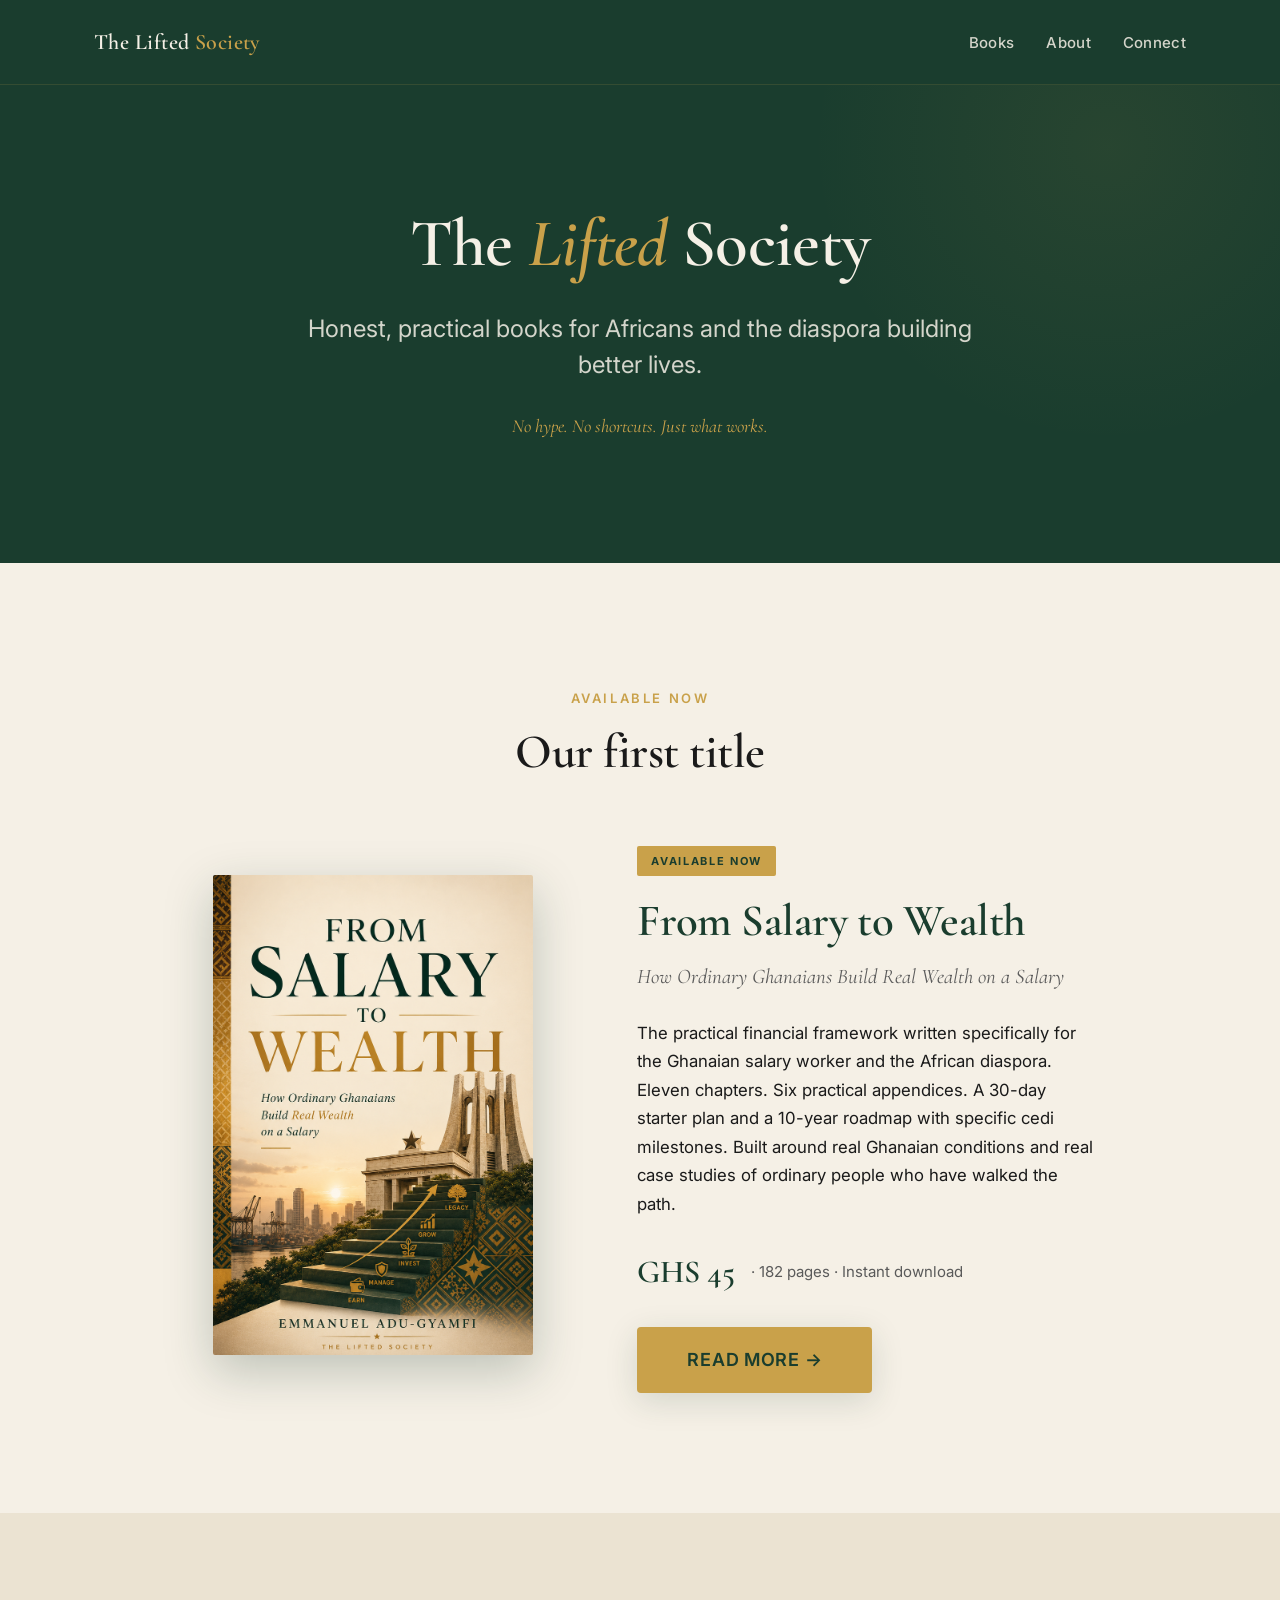
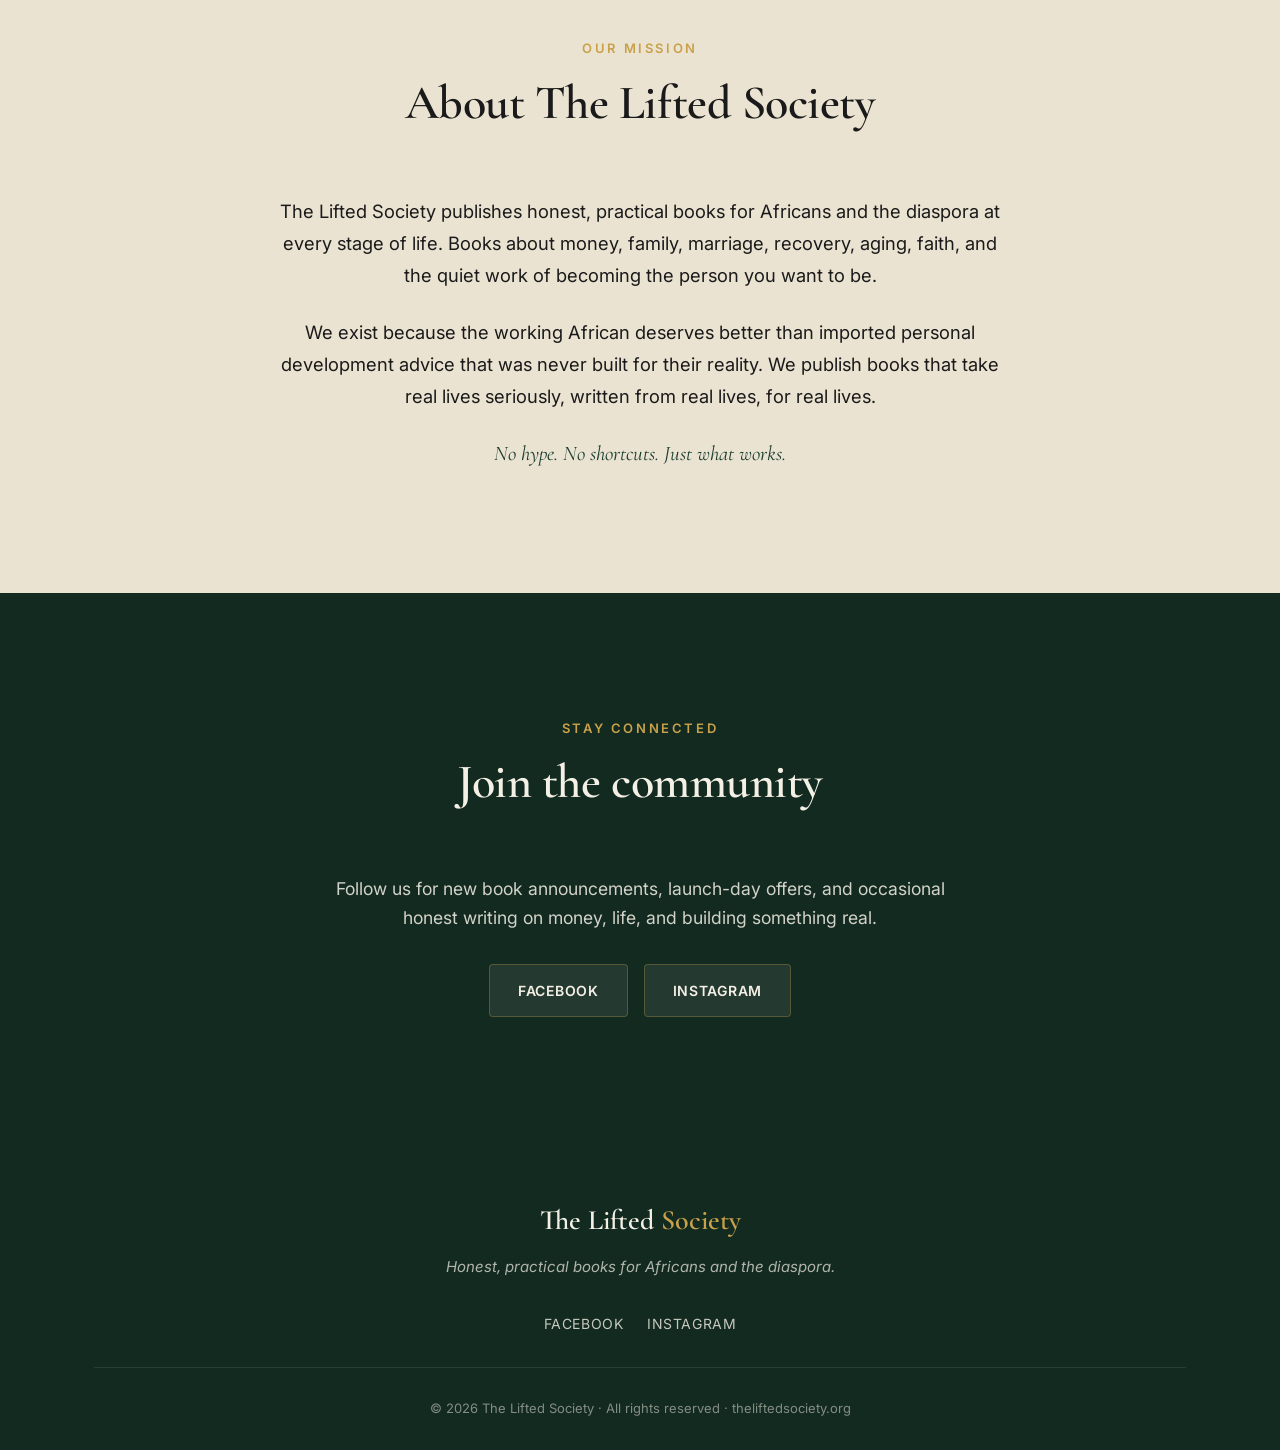
<file: index.html>
<!DOCTYPE html>
<html lang="en">
<head>
<script>document.documentElement.classList.add('js');</script>
<meta charset="UTF-8">
<meta name="viewport" content="width=device-width, initial-scale=1.0">
<title>The Lifted Society — Honest, practical books for Africans building better lives</title>
<meta name="description" content="The Lifted Society publishes honest, practical books for Africans and the diaspora. Books about money, family, marriage, and the quiet work of building better lives.">

<!-- Open Graph -->
<meta property="og:title" content="The Lifted Society">
<meta property="og:description" content="Honest, practical books for Africans and the diaspora.">
<meta property="og:type" content="website">
<meta property="og:url" content="https://theliftedsociety.org">

<!-- Favicon -->
<link rel="icon" type="image/png" href="shared/cover-small.png">

<!-- Fonts -->
<link rel="preconnect" href="https://fonts.googleapis.com">
<link rel="preconnect" href="https://fonts.gstatic.com" crossorigin>
<link href="https://fonts.googleapis.com/css2?family=Cormorant+Garamond:wght@400;500;600;700&family=Inter:wght@400;500;600;700&display=swap" rel="stylesheet">

<!-- Shared styles -->
<link rel="stylesheet" href="shared/styles.css">

<style>
/* Homepage-specific styles */

/* Hero */
.home-hero {
    background: var(--green-deep);
    color: var(--cream);
    padding: 120px 0 100px;
    text-align: center;
    position: relative;
    overflow: hidden;
}

.home-hero::before {
    content: '';
    position: absolute;
    top: -50%;
    right: -10%;
    width: 600px;
    height: 600px;
    background: radial-gradient(circle, rgba(201, 161, 74, 0.08) 0%, transparent 70%);
    pointer-events: none;
}

.home-hero h1 {
    margin-bottom: 28px;
    color: var(--cream);
    position: relative;
}

.home-hero h1 .accent {
    color: var(--gold);
    font-style: italic;
}

.home-hero .tagline {
    font-size: clamp(1.15rem, 2.4vw, 1.5rem);
    font-weight: 400;
    color: rgba(245, 240, 230, 0.85);
    max-width: 720px;
    margin: 0 auto 16px;
    line-height: 1.5;
    position: relative;
}

.home-hero .signature {
    font-family: 'Cormorant Garamond', serif;
    font-style: italic;
    font-size: 1.15rem;
    color: var(--gold);
    margin-top: 28px;
    position: relative;
}

/* Section heading style */
.section-heading {
    text-align: center;
    margin-bottom: 64px;
}

.section-heading .label {
    display: inline-block;
    font-size: 13px;
    font-weight: 600;
    letter-spacing: 0.2em;
    text-transform: uppercase;
    color: var(--gold);
    margin-bottom: 16px;
}

.section-heading h2 {
    margin-bottom: 0;
}

.bg-green .section-heading .label {
    color: var(--gold-bright);
}

/* Current title card */
.current-title {
    display: grid;
    grid-template-columns: 1fr;
    gap: 48px;
    align-items: center;
    max-width: 920px;
    margin: 0 auto;
}

@media (min-width: 768px) {
    .current-title {
        grid-template-columns: 1fr 1.2fr;
        gap: 72px;
    }
}

.current-title-cover {
    text-align: center;
}

.current-title-cover img {
    max-width: 100%;
    width: 320px;
    height: auto;
    box-shadow: var(--shadow-strong);
    border-radius: 2px;
    transition: transform 0.4s ease;
}

.current-title-cover img:hover {
    transform: translateY(-6px);
}

.current-title-info {
    text-align: left;
}

.current-title-info .badge {
    display: inline-block;
    background: var(--gold);
    color: var(--green-deep);
    font-size: 11px;
    font-weight: 700;
    letter-spacing: 0.15em;
    text-transform: uppercase;
    padding: 6px 14px;
    border-radius: 2px;
    margin-bottom: 20px;
}

.current-title-info h3 {
    font-size: clamp(2rem, 4.5vw, 2.8rem);
    margin-bottom: 12px;
    color: var(--green-deep);
}

.current-title-info .subtitle {
    font-family: 'Cormorant Garamond', serif;
    font-style: italic;
    font-size: 1.3rem;
    color: var(--text-muted);
    margin-bottom: 24px;
}

.current-title-info p {
    font-size: 1.05rem;
    line-height: 1.7;
    margin-bottom: 28px;
    color: var(--text-dark);
}

.current-title-info .price-line {
    display: flex;
    align-items: center;
    gap: 16px;
    margin-bottom: 28px;
    font-size: 15px;
    color: var(--text-muted);
}

.current-title-info .price {
    font-family: 'Cormorant Garamond', serif;
    font-size: 2rem;
    font-weight: 600;
    color: var(--green-deep);
}

/* Coming soon grid */
.coming-soon-grid {
    display: grid;
    grid-template-columns: 1fr;
    gap: 32px;
    max-width: 1100px;
    margin: 0 auto;
}

@media (min-width: 700px) {
    .coming-soon-grid {
        grid-template-columns: repeat(3, 1fr);
        gap: 28px;
    }
}

.coming-soon-card {
    background: rgba(245, 240, 230, 0.06);
    border: 1px solid rgba(201, 161, 74, 0.2);
    padding: 40px 32px;
    border-radius: 4px;
    transition: all 0.3s ease;
}

.coming-soon-card:hover {
    border-color: var(--gold);
    background: rgba(245, 240, 230, 0.09);
    transform: translateY(-4px);
}

.coming-soon-card .label {
    display: inline-block;
    font-size: 11px;
    font-weight: 600;
    letter-spacing: 0.18em;
    text-transform: uppercase;
    color: var(--gold);
    margin-bottom: 16px;
}

.coming-soon-card h4 {
    font-size: 1.55rem;
    color: var(--cream);
    margin-bottom: 8px;
    line-height: 1.2;
}

.coming-soon-card .subtitle {
    font-family: 'Cormorant Garamond', serif;
    font-style: italic;
    font-size: 1.05rem;
    color: rgba(245, 240, 230, 0.7);
    margin-bottom: 18px;
    line-height: 1.4;
}

.coming-soon-card p {
    font-size: 15px;
    line-height: 1.65;
    color: rgba(245, 240, 230, 0.75);
    margin-bottom: 0;
}

/* About section */
.about-section {
    background: var(--cream-warm);
}

.about-content {
    max-width: 720px;
    margin: 0 auto;
    text-align: center;
}

.about-content p {
    font-size: 1.15rem;
    line-height: 1.75;
    color: var(--text-dark);
    margin-bottom: 24px;
}

.about-content p:last-child {
    font-family: 'Cormorant Garamond', serif;
    font-style: italic;
    font-size: 1.3rem;
    color: var(--green-deep);
    margin-bottom: 0;
}

/* Stay connected */
.connect-section {
    background: var(--green-darker);
    color: var(--cream);
}

.connect-content {
    text-align: center;
    max-width: 640px;
    margin: 0 auto;
}

.connect-content p {
    font-size: 1.1rem;
    color: rgba(245, 240, 230, 0.85);
    margin-bottom: 32px;
}

.social-buttons {
    display: flex;
    justify-content: center;
    gap: 16px;
    flex-wrap: wrap;
}

.social-btn {
    display: inline-flex;
    align-items: center;
    gap: 8px;
    padding: 14px 28px;
    background: rgba(245, 240, 230, 0.08);
    color: var(--cream);
    border: 1px solid rgba(201, 161, 74, 0.3);
    border-radius: 4px;
    font-size: 14px;
    font-weight: 600;
    letter-spacing: 0.05em;
    text-transform: uppercase;
    transition: all 0.25s ease;
}

.social-btn:hover {
    background: var(--gold);
    color: var(--green-deep);
    border-color: var(--gold);
    transform: translateY(-2px);
    opacity: 1;
}
</style>
</head>
<body>

<!-- ============================================ -->
<!-- NAVIGATION                                   -->
<!-- ============================================ -->
<nav class="nav">
<div class="nav-container">
<a href="/" class="nav-brand">The Lifted <span class="accent">Society</span></a>
<ul class="nav-links">
<li><a href="#books">Books</a></li>
<li><a href="#about">About</a></li>
<li><a href="#connect">Connect</a></li>
</ul>
</div>
</nav>

<!-- ============================================ -->
<!-- HERO                                         -->
<!-- ============================================ -->
<section class="home-hero">
<div class="container">
<h1>The <span class="accent">Lifted</span> Society</h1>
<p class="tagline">Honest, practical books for Africans and the diaspora building better lives.</p>
<p class="signature">No hype. No shortcuts. Just what works.</p>
</div>
</section>

<!-- ============================================ -->
<!-- CURRENT TITLE — From Salary to Wealth        -->
<!-- ============================================ -->
<section class="section bg-cream" id="books">
<div class="container">
<div class="section-heading fade-in">
<span class="label">Available Now</span>
<h2>Our first title</h2>
</div>
<div class="current-title fade-in">
<div class="current-title-cover">
<a href="from-salary-to-wealth/">
<img src="from-salary-to-wealth/cover.png" alt="From Salary to Wealth book cover" loading="lazy">
</a>
</div>
<div class="current-title-info">
<span class="badge">Available Now</span>
<h3>From Salary to Wealth</h3>
<p class="subtitle">How Ordinary Ghanaians Build Real Wealth on a Salary</p>
<p>The practical financial framework written specifically for the Ghanaian salary worker and the African diaspora. Eleven chapters. Six practical appendices. A 30-day starter plan and a 10-year roadmap with specific cedi milestones. Built around real Ghanaian conditions and real case studies of ordinary people who have walked the path.</p>
<div class="price-line">
<span class="price">GHS 45</span>
<span>· 182 pages · Instant download</span>
</div>
<a href="from-salary-to-wealth/" class="btn btn-primary btn-large">Read more →</a>
</div>
</div>
</div>
</section>

<!-- ============================================ -->
<!-- ABOUT                                        -->
<!-- ============================================ -->
<section class="section about-section" id="about">
<div class="container">
<div class="section-heading fade-in">
<span class="label">Our Mission</span>
<h2>About The Lifted Society</h2>
</div>
<div class="about-content fade-in">
<p>The Lifted Society publishes honest, practical books for Africans and the diaspora at every stage of life. Books about money, family, marriage, recovery, aging, faith, and the quiet work of becoming the person you want to be.</p>
<p>We exist because the working African deserves better than imported personal development advice that was never built for their reality. We publish books that take real lives seriously, written from real lives, for real lives.</p>
<p>No hype. No shortcuts. Just what works.</p>
</div>
</div>
</section>

<!-- ============================================ -->
<!-- STAY CONNECTED                               -->
<!-- ============================================ -->
<section class="section connect-section" id="connect">
<div class="container">
<div class="connect-content fade-in">
<div class="section-heading">
<span class="label">Stay Connected</span>
<h2 style="color: var(--cream);">Join the community</h2>
</div>
<p>Follow us for new book announcements, launch-day offers, and occasional honest writing on money, life, and building something real.</p>
<div class="social-buttons">
<a href="https://facebook.com/theliftedsociety" class="social-btn" target="_blank" rel="noopener">Facebook</a>
<a href="https://instagram.com/theliftedsociety1" class="social-btn" target="_blank" rel="noopener">Instagram</a>
</div>
</div>
</div>
</section>

<!-- ============================================ -->
<!-- FOOTER                                       -->
<!-- ============================================ -->
<footer class="footer">
<div class="footer-content">
<div class="footer-brand">The Lifted <span class="accent">Society</span></div>
<p class="footer-tagline">Honest, practical books for Africans and the diaspora.</p>
<div class="footer-social">
<a href="https://facebook.com/theliftedsociety" target="_blank" rel="noopener">Facebook</a>
<a href="https://instagram.com/theliftedsociety" target="_blank" rel="noopener">Instagram</a>
</div>
<div class="footer-bottom">
© 2026 The Lifted Society · All rights reserved · theliftedsociety.org
</div>
</div>
</footer>

<!-- Scroll animation script -->
<script>
const observer = new IntersectionObserver((entries) => {
    entries.forEach(entry => {
        if (entry.isIntersecting) {
            entry.target.classList.add('visible');
        }
    });
}, { threshold: 0.15, rootMargin: '0px 0px -50px 0px' });

document.querySelectorAll('.fade-in').forEach(el => observer.observe(el));
</script>

</body>
</html>
</file>
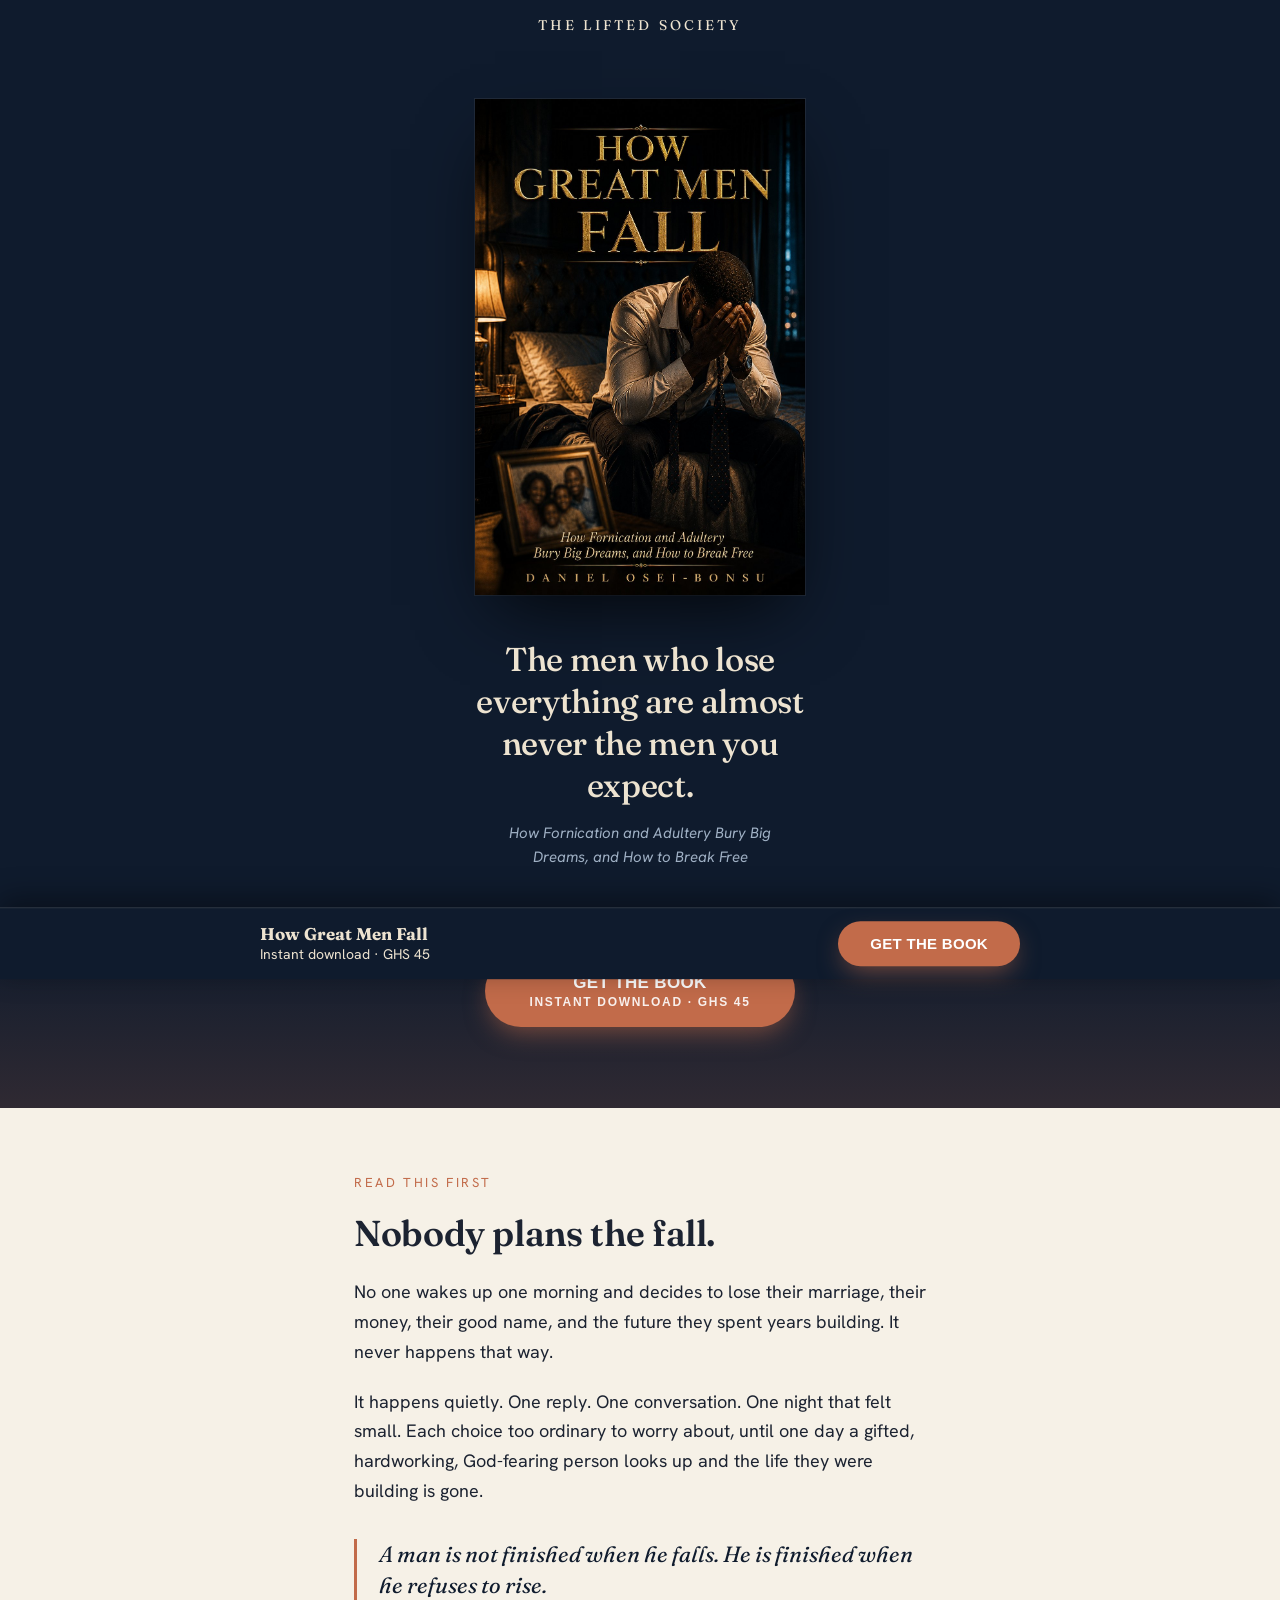
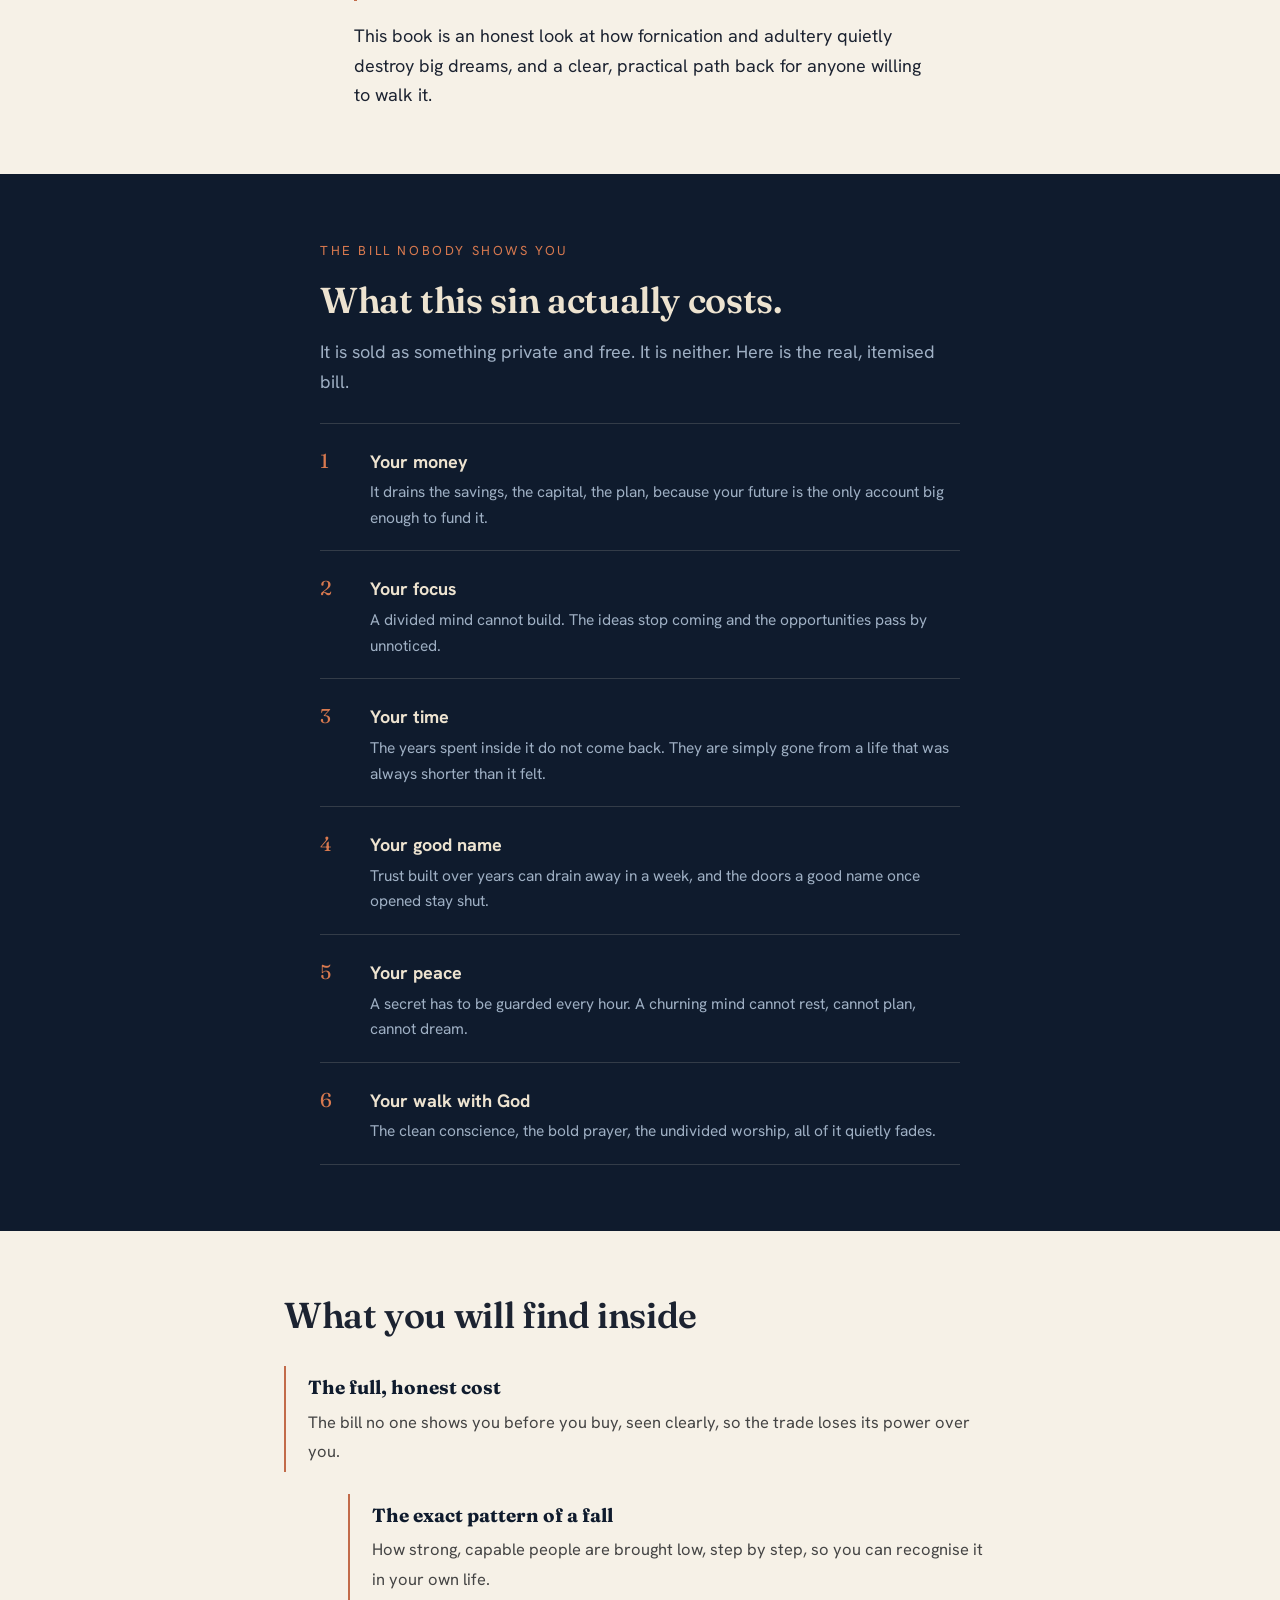
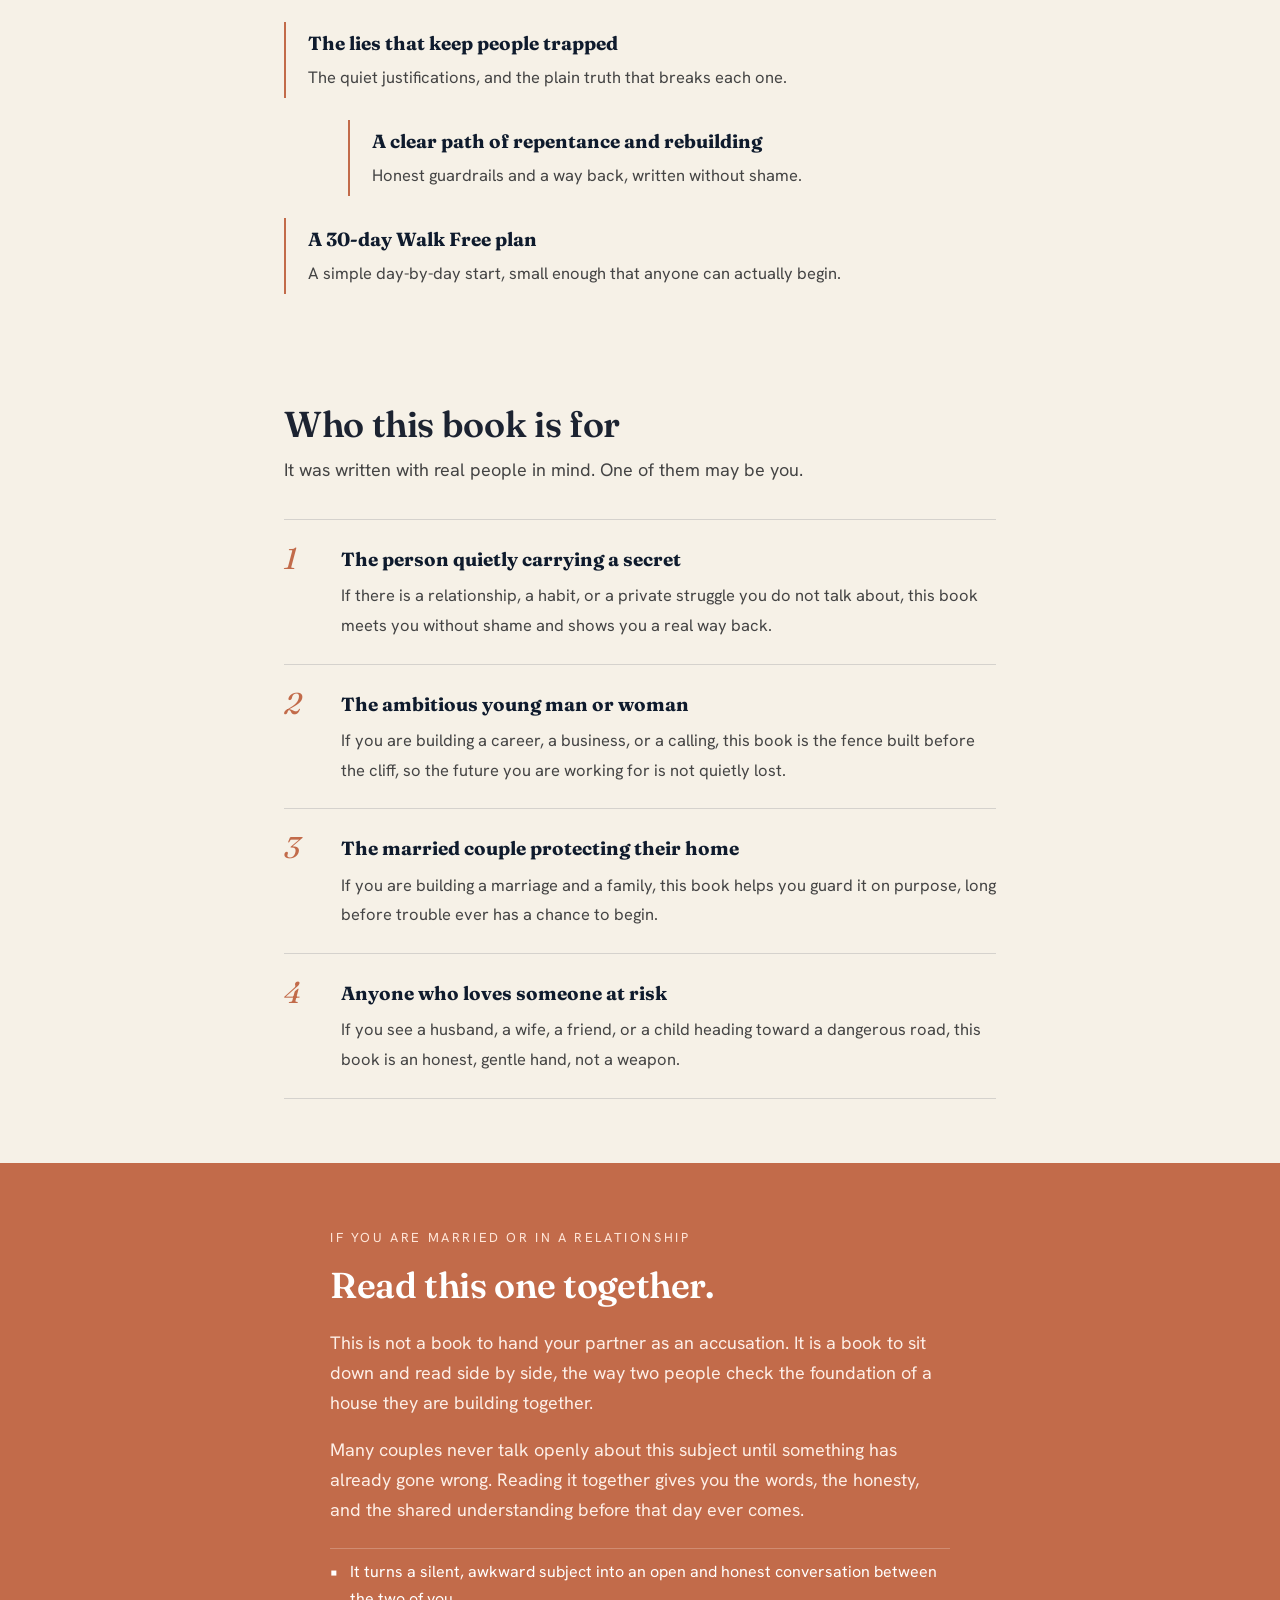
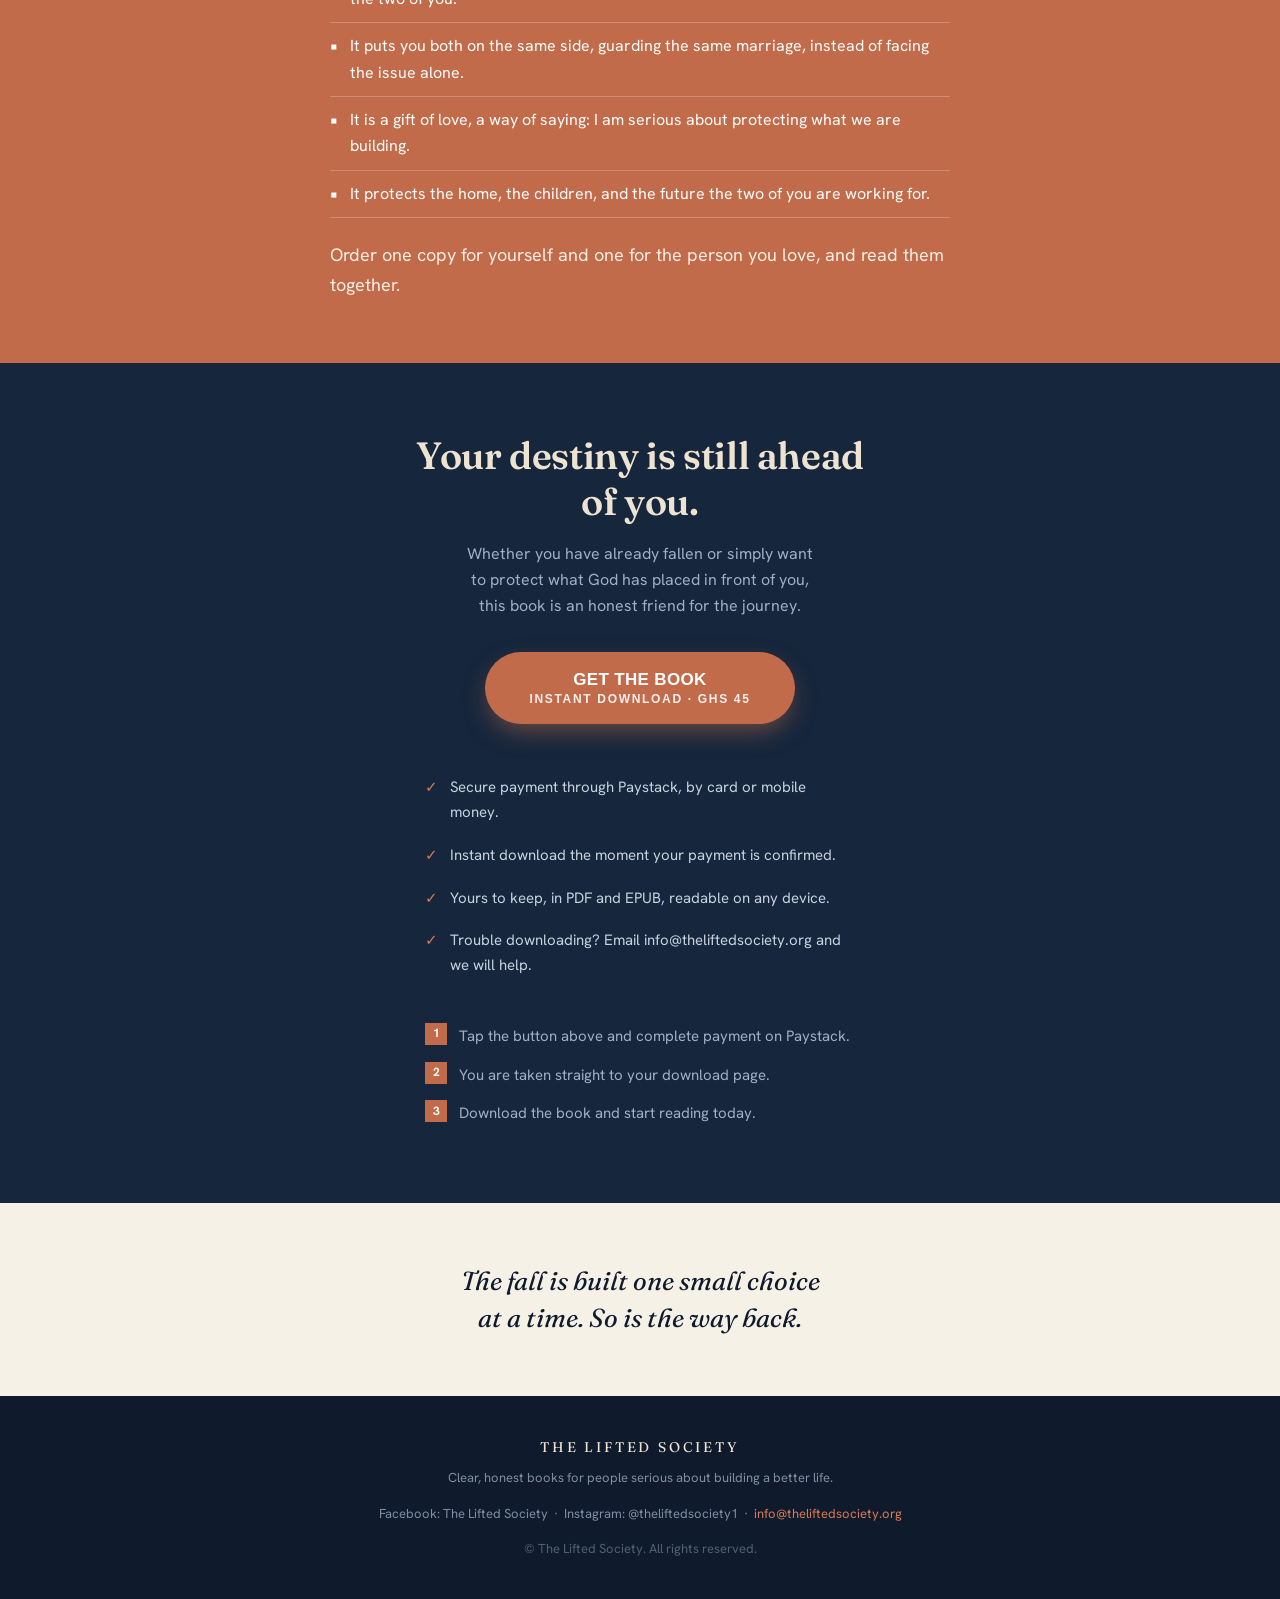
<file: how-great-men-fall/index.html>
<!DOCTYPE html>
<html lang="en">
<head>
<meta charset="utf-8">
<meta name="viewport" content="width=device-width, initial-scale=1">
<title>How Great Men Fall | The Lifted Society</title>
<meta name="description" content="How Fornication and Adultery Bury Big Dreams, and How to Break Free">
<!-- Facebook Pixel -->
<script>
!function(f,b,e,v,n,t,s)
{if(f.fbq)return;n=f.fbq=function(){n.callMethod?
n.callMethod.apply(n,arguments):n.queue.push(arguments)};
if(!f._fbq)f._fbq=n;n.push=n;n.loaded=!0;n.version='2.0';
n.queue=[];t=b.createElement(e);t.async=!0;
t.src=v;s=b.getElementsByTagName(e)[0];
s.parentNode.insertBefore(t,s)}(window, document,'script',
'https://connect.facebook.net/en_US/fbevents.js');
fbq('init', '2895366437482752');
fbq('track', 'PageView');
</script>
<noscript><img height="1" width="1" style="display:none"
src="https://www.facebook.com/tr?id=2895366437482752&ev=PageView&noscript=1"/></noscript>
<!-- End Facebook Pixel -->
<link rel="preconnect" href="https://fonts.googleapis.com">
<link rel="preconnect" href="https://fonts.gstatic.com" crossorigin>
<link href="https://fonts.googleapis.com/css2?family=Fraunces:ital,opsz,wght@0,9..144,400;0,9..144,500;0,9..144,600;1,9..144,400;1,9..144,500&family=Hanken+Grotesk:wght@400;500;700&display=swap" rel="stylesheet">
<link rel="stylesheet" href="/shared/styles.css">
<style>
:root{
  --navy:#0F1B2D; --navy-soft:#16263c; --dawn:#EDE3D0;
  --ember:#C26B4A; --ember-bright:#d8794f;
  --ink:#1c2331; --paper:#f6f1e7; --muted:#6b7280;
}
html,body{background:var(--paper);color:var(--ink);}
body{font-family:"Hanken Grotesk",system-ui,sans-serif;
  font-size:18px;line-height:1.65;-webkit-font-smoothing:antialiased;}
.serif{font-family:"Fraunces",Georgia,serif;}

/* ---- top bar: brand name only, no nav (kit 5a) ---- */
.topbar{background:var(--navy);color:var(--dawn);
  text-align:center;padding:14px 20px;
  font-family:"Fraunces",serif;font-size:14px;
  letter-spacing:.22em;text-transform:uppercase;}

/* ---- HERO: the cover is the hero, full-bleed dark ---- */
.hero{background:var(--navy);color:var(--dawn);
  padding:48px 24px 72px;text-align:center;position:relative;
  overflow:hidden;}
.hero::after{content:"";position:absolute;left:0;right:0;bottom:0;
  height:180px;background:linear-gradient(to top,
  rgba(194,107,74,.18),transparent);pointer-events:none;}
.hero-cover{width:min(330px,74vw);margin:0 auto 34px;
  box-shadow:0 30px 70px -20px rgba(0,0,0,.8),
  0 0 0 1px rgba(237,227,208,.08);}
.hero-hook{font-family:"Fraunces",serif;font-size:clamp(23px,5.4vw,33px);
  line-height:1.28;font-weight:500;max-width:16ch;margin:0 auto 14px;}
.hero-sub{color:#9fb0c4;font-size:15px;font-style:italic;
  max-width:34ch;margin:0 auto 34px;}
.hero-author{font-size:13px;letter-spacing:.2em;text-transform:uppercase;
  color:#7d8 da3;}

/* ---- buttons: rounded, conspicuous, with a periodic shine sweep ---- */
.btn{position:relative;display:inline-block;
  background:var(--ember);color:#fff;
  font-weight:700;font-size:17px;letter-spacing:.02em;
  padding:19px 44px;text-decoration:none;border:0;cursor:pointer;
  border-radius:999px;overflow:hidden;
  box-shadow:0 10px 26px -6px rgba(194,107,74,.6),
    0 0 0 0 rgba(216,121,79,.5);
  transition:background .15s ease,transform .15s ease,
    box-shadow .15s ease;
  animation:btnpulse 3.4s ease-in-out infinite;}
.btn:hover{background:var(--ember-bright);transform:translateY(-2px);
  box-shadow:0 14px 32px -6px rgba(194,107,74,.75);}
.btn>*{position:relative;z-index:2;}
/* the shine: a tilted light band that sweeps across on a loop */
.btn::after{content:"";position:absolute;top:-60%;left:-75%;
  width:45%;height:220%;z-index:1;pointer-events:none;
  background:linear-gradient(115deg,
    rgba(255,255,255,0) 0%,
    rgba(255,255,255,.15) 38%,
    rgba(255,255,255,.85) 50%,
    rgba(255,255,255,.15) 62%,
    rgba(255,255,255,0) 100%);
  transform:skewX(-22deg);
  animation:btnshine 4.8s ease-in-out infinite;}
@keyframes btnshine{
  0%   {left:-75%;}
  18%  {left:135%;}
  100% {left:135%;}        /* rests off-screen between sweeps */
}
@keyframes btnpulse{
  0%,100%{box-shadow:0 10px 26px -6px rgba(194,107,74,.6),
    0 0 0 0 rgba(216,121,79,.55);}
  50%    {box-shadow:0 10px 26px -6px rgba(194,107,74,.6),
    0 0 0 9px rgba(216,121,79,0);}
}
@media(prefers-reduced-motion:reduce){
  .btn,.btn::after{animation:none;}
}
.btn-price{display:block;font-size:12px;font-weight:600;
  letter-spacing:.14em;text-transform:uppercase;opacity:.9;
  margin-top:5px;}

/* ---- narrow reading column for the intimate sections ---- */
.read{max-width:620px;margin:0 auto;padding:64px 24px;}
.read p{margin-bottom:20px;}
.read p:last-child{margin-bottom:0;}
.lead-in{font-size:13px;letter-spacing:.2em;text-transform:uppercase;
  color:var(--ember);margin-bottom:18px;}
.read h2{font-family:"Fraunces",serif;font-size:clamp(26px,5.5vw,36px);
  line-height:1.22;font-weight:600;margin-bottom:22px;}
.pull{font-family:"Fraunces",serif;font-size:22px;line-height:1.4;
  font-style:italic;color:var(--navy);
  border-left:3px solid var(--ember);padding-left:22px;margin:34px 0;}

/* ---- full-width dark band: the cost list ---- */
.band{background:var(--navy);color:var(--dawn);padding:66px 24px;}
.band-inner{max-width:640px;margin:0 auto;}
.band h2{font-family:"Fraunces",serif;font-size:clamp(26px,5.5vw,36px);
  font-weight:600;line-height:1.22;margin-bottom:8px;}
.band-kicker{font-size:13px;letter-spacing:.2em;text-transform:uppercase;
  color:var(--ember-bright);margin-bottom:18px;}
.cost{border-top:1px solid rgba(237,227,208,.16);
  padding:20px 0;display:flex;gap:18px;align-items:baseline;}
.cost:last-child{border-bottom:1px solid rgba(237,227,208,.16);}
.cost-n{font-family:"Fraunces",serif;font-size:20px;color:var(--ember-bright);
  flex:none;width:1.6em;}
.cost-t{font-weight:700;}
.cost-t span{display:block;font-weight:400;color:#9fb0c4;
  font-size:15.5px;margin-top:3px;}

/* ---- "what's inside" - offset asymmetric block ---- */
.inside{max-width:760px;margin:0 auto;padding:64px 24px;}
.inside h2{font-family:"Fraunces",serif;font-size:clamp(26px,5.5vw,36px);
  font-weight:600;margin-bottom:30px;}
.inside ul{list-style:none;margin:0;padding:0;}
.inside li{list-style:none;border-left:2px solid var(--ember);
  padding:6px 0 6px 22px;margin-bottom:22px;
  margin-left:0;}
.inside li:nth-child(even){margin-left:clamp(0px,7vw,64px);}
.inside li b{display:block;font-family:"Fraunces",serif;
  font-size:19px;margin-bottom:3px;color:var(--navy);}
.inside li span{color:#444;font-size:16.5px;}

/* ---- who this is for ---- */
.forwho{max-width:760px;margin:0 auto;padding:24px 24px 64px;}
.forwho h2{font-family:"Fraunces",serif;font-size:clamp(26px,5.5vw,36px);
  font-weight:600;margin-bottom:10px;}
.forwho-lead{color:#444;margin-bottom:34px;}
.forwho-grid{display:flex;flex-direction:column;gap:0;}
.who{display:flex;gap:18px;padding:24px 0;
  border-top:1px solid rgba(15,27,45,.14);}
.who:last-child{border-bottom:1px solid rgba(15,27,45,.14);}
.who-mark{font-family:"Fraunces",serif;font-style:italic;
  font-size:30px;color:var(--ember);flex:none;width:1.3em;
  line-height:1;}
.who-body b{font-family:"Fraunces",serif;font-size:19px;
  color:var(--navy);display:block;margin-bottom:5px;}
.who-body span{color:#444;font-size:16.5px;}

/* ---- read it together (gift band) ---- */
.together{background:var(--ember);color:#fff;padding:64px 24px;}
.together-inner{max-width:620px;margin:0 auto;}
.together-kicker{font-size:13px;letter-spacing:.2em;
  text-transform:uppercase;color:#ffe6d8;margin-bottom:16px;}
.together h2{font-family:"Fraunces",serif;
  font-size:clamp(26px,5.5vw,36px);font-weight:600;
  line-height:1.22;margin-bottom:20px;}
.together p{margin-bottom:18px;color:#fdeee6;}
.together p:last-of-type{margin-bottom:0;}
.together .why{margin:24px 0 0;}
.together .why li{display:flex;gap:12px;padding:10px 0;
  font-size:16px;border-top:1px solid rgba(255,255,255,.22);}
.together .why li:last-child{border-bottom:1px solid rgba(255,255,255,.22);}
.together .why li::before{content:"\2022";color:#fff;font-weight:700;
  flex:none;font-size:20px;line-height:1.2;}

/* ---- buy band ---- */
.buy{background:var(--navy-soft);color:var(--dawn);
  padding:70px 24px;text-align:center;}
.buy h2{font-family:"Fraunces",serif;font-size:clamp(27px,6vw,38px);
  font-weight:600;line-height:1.2;max-width:18ch;margin:0 auto 16px;}
.buy p{color:#9fb0c4;max-width:40ch;margin:0 auto 32px;font-size:16px;}
.assure{max-width:430px;margin:34px auto 0;text-align:left;
  list-style:none;padding:0;}
.assure li{list-style:none;display:flex;gap:12px;padding:9px 0;
  font-size:15px;color:#c7d2e0;}
.assure li::before{content:"\2713";color:var(--ember-bright);
  font-weight:700;flex:none;}
.steps{max-width:430px;margin:30px auto 0;text-align:left;
  font-size:15px;color:#9fb0c4;list-style:none;
  counter-reset:s;padding:0;}
.steps li{list-style:none;padding:7px 0 7px 34px;position:relative;
  counter-increment:s;}
.steps li::before{content:counter(s);position:absolute;left:0;top:6px;
  width:22px;height:22px;background:var(--ember);color:#fff;
  font-size:12px;font-weight:700;display:flex;align-items:center;
  justify-content:center;}

/* ---- closing line ---- */
.closing{background:var(--paper);text-align:center;
  padding:60px 24px;}
.closing p{font-family:"Fraunces",serif;font-style:italic;
  font-size:clamp(20px,4.6vw,26px);line-height:1.4;
  color:var(--navy);max-width:22ch;margin:0 auto;}

/* ---- footer: minimal (kit 5a) ---- */
.foot{background:var(--navy);color:#7d8da3;text-align:center;
  padding:40px 24px;font-size:13px;}
.foot .fbrand{font-family:"Fraunces",serif;color:var(--dawn);
  letter-spacing:.2em;text-transform:uppercase;font-size:14px;
  margin-bottom:8px;}
.foot a{color:var(--ember-bright);text-decoration:none;}

/* ---- sticky order bar (revealed after hero, all screens) ---- */
.sticky{position:fixed;left:0;right:0;bottom:0;z-index:50;
  background:var(--navy);border-top:1px solid rgba(237,227,208,.14);
  padding:11px 16px;display:flex;align-items:center;gap:14px;
  box-shadow:0 -8px 30px rgba(0,0,0,.4);
  transform:translateY(110%);transition:transform .25s ease;}
.sticky.show{transform:translateY(0);}
.sticky-inner{display:flex;align-items:center;gap:14px;
  width:100%;max-width:760px;margin:0 auto;}
.sticky-info{color:var(--dawn);font-size:13px;line-height:1.3;flex:1;}
.sticky-info b{font-family:"Fraunces",serif;font-size:15px;}
.sticky .btn{padding:14px 22px;font-size:14px;flex:none;}
.sticky .btn .btn-price{display:none;}
@media(min-width:880px){
  .sticky{padding:13px 24px;}
  .sticky-info{font-size:14px;}
  .sticky-info b{font-size:17px;}
  .sticky .btn{padding:15px 32px;font-size:15px;}
}
body{padding-bottom:0;}
</style>
</head>
<body>

<div class="topbar">The Lifted Society</div>

<header class="hero">
  <img class="hero-cover" src="cover.png" alt="How Great Men Fall book cover">
  <h1 class="hero-hook">The men who lose everything are almost never the men you expect.</h1>
  <p class="hero-sub">How Fornication and Adultery Bury Big Dreams, and How to Break Free</p>
  <p class="hero-author">By Daniel Osei-Bonsu</p>
  <div style="margin-top:30px"><a class="btn" href="https://paystack.shop/pay/how-great-men-fall" onclick="if(typeof fbq==='function')fbq('track','InitiateCheckout');"><span class="btn-label">Get the Book</span><span class="btn-price">Instant download &middot; GHS&nbsp;45</span></a></div>
</header>

<section class="read">
  <div class="lead-in">Read this first</div>
  <h2>Nobody plans the fall.</h2>
  <p>No one wakes up one morning and decides to lose their marriage,
  their money, their good name, and the future they spent years
  building. It never happens that way.</p>
  <p>It happens quietly. One reply. One conversation. One night that
  felt small. Each choice too ordinary to worry about, until
  one day a gifted, hardworking, God-fearing person looks up and the
  life they were building is gone.</p>
  <p class="pull">A man is not finished when he falls. He is finished
  when he refuses to rise.</p>
  <p>This book is an honest look at how fornication and adultery
  quietly destroy big dreams, and a clear, practical path back for
  anyone willing to walk it.</p>
</section>

<section class="band">
  <div class="band-inner">
    <div class="band-kicker">The bill nobody shows you</div>
    <h2>What this sin actually costs.</h2>
    <p style="color:#9fb0c4;margin:14px 0 26px">
      It is sold as something private and free. It is neither.
      Here is the real, itemised bill.</p>
    <div class="cost"><div class="cost-n">1</div>
      <div class="cost-t">Your money
      <span>It drains the savings, the capital, the plan,
      because your future is the only account big enough to fund it.</span>
      </div></div>
    <div class="cost"><div class="cost-n">2</div>
      <div class="cost-t">Your focus
      <span>A divided mind cannot build. The ideas stop coming and
      the opportunities pass by unnoticed.</span></div></div>
    <div class="cost"><div class="cost-n">3</div>
      <div class="cost-t">Your time
      <span>The years spent inside it do not come back. They are
      simply gone from a life that was always shorter than it felt.</span>
      </div></div>
    <div class="cost"><div class="cost-n">4</div>
      <div class="cost-t">Your good name
      <span>Trust built over years can drain away in a week, and the
      doors a good name once opened stay shut.</span></div></div>
    <div class="cost"><div class="cost-n">5</div>
      <div class="cost-t">Your peace
      <span>A secret has to be guarded every hour. A churning mind
      cannot rest, cannot plan, cannot dream.</span></div></div>
    <div class="cost"><div class="cost-n">6</div>
      <div class="cost-t">Your walk with God
      <span>The clean conscience, the bold prayer, the undivided
      worship, all of it quietly fades.</span></div></div>
  </div>
</section>

<section class="inside">
  <h2>What you will find inside</h2>
  <ul>
    <li><b>The full, honest cost</b><span>The bill no one shows you
      before you buy, seen clearly, so the trade loses its
      power over you.</span></li>
    <li><b>The exact pattern of a fall</b><span>How strong, capable
      people are brought low, step by step, so you can recognise it
      in your own life.</span></li>
    <li><b>The lies that keep people trapped</b><span>The quiet
      justifications, and the plain truth that breaks each
      one.</span></li>
    <li><b>A clear path of repentance and rebuilding</b><span>Honest
      guardrails and a way back, written without shame.</span></li>
    <li><b>A 30-day Walk Free plan</b><span>A simple day-by-day
      start, small enough that anyone can actually begin.</span></li>
  </ul>
</section>

<section class="forwho">
  <h2>Who this book is for</h2>
  <p class="forwho-lead">It was written with real people in mind.
  One of them may be you.</p>
  <div class="forwho-grid">
    <div class="who">
      <div class="who-mark">1</div>
      <div class="who-body">
        <b>The person quietly carrying a secret</b>
        <span>If there is a relationship, a habit, or a private
        struggle you do not talk about, this book meets you without
        shame and shows you a real way back.</span>
      </div>
    </div>
    <div class="who">
      <div class="who-mark">2</div>
      <div class="who-body">
        <b>The ambitious young man or woman</b>
        <span>If you are building a career, a business, or a calling,
        this book is the fence built before the cliff, so the future
        you are working for is not quietly lost.</span>
      </div>
    </div>
    <div class="who">
      <div class="who-mark">3</div>
      <div class="who-body">
        <b>The married couple protecting their home</b>
        <span>If you are building a marriage and a family, this book
        helps you guard it on purpose, long before trouble ever has a
        chance to begin.</span>
      </div>
    </div>
    <div class="who">
      <div class="who-mark">4</div>
      <div class="who-body">
        <b>Anyone who loves someone at risk</b>
        <span>If you see a husband, a wife, a friend, or a child
        heading toward a dangerous road, this book is an honest,
        gentle hand, not a weapon.</span>
      </div>
    </div>
  </div>
</section>

<section class="together">
  <div class="together-inner">
    <div class="together-kicker">If you are married or in a relationship</div>
    <h2>Read this one together.</h2>
    <p>This is not a book to hand your partner as an accusation. It is
    a book to sit down and read side by side, the way two people
    check the foundation of a house they are building together.</p>
    <p>Many couples never talk openly about this subject until
    something has already gone wrong. Reading it together gives you
    the words, the honesty, and the shared understanding before that
    day ever comes.</p>
    <ul class="why">
      <li>It turns a silent, awkward subject into an open and honest
      conversation between the two of you.</li>
      <li>It puts you both on the same side, guarding the same
      marriage, instead of facing the issue alone.</li>
      <li>It is a gift of love, a way of saying: I am serious about
      protecting what we are building.</li>
      <li>It protects the home, the children, and the future the two
      of you are working for.</li>
    </ul>
    <p style="margin-top:22px">Order one copy for yourself and one for
    the person you love, and read them together.</p>
  </div>
</section>

<section class="buy" id="buy">
  <h2>Your destiny is still ahead of you.</h2>
  <p>Whether you have already fallen or simply want to protect what
  God has placed in front of you, this book is an honest friend for
  the journey.</p>
  <a class="btn" href="https://paystack.shop/pay/how-great-men-fall" onclick="if(typeof fbq==='function')fbq('track','InitiateCheckout');"><span class="btn-label">Get the Book</span><span class="btn-price">Instant download &middot; GHS&nbsp;45</span></a>

  <ul class="assure">
    <li>Secure payment through Paystack, by card or mobile money.</li>
    <li>Instant download the moment your payment is confirmed.</li>
    <li>Yours to keep, in PDF and EPUB, readable on any device.</li>
    <li>Trouble downloading? Email info@theliftedsociety.org and we
      will help.</li>
  </ul>

  <ol class="steps">
    <li>Tap the button above and complete payment on Paystack.</li>
    <li>You are taken straight to your download page.</li>
    <li>Download the book and start reading today.</li>
  </ol>
</section>

<section class="closing">
  <p>The fall is built one small choice at a time. So is the way back.</p>
</section>

<footer class="foot">
  <div class="fbrand">The Lifted Society</div>
  <div>Clear, honest books for people serious about building a better life.</div>
  <div style="margin-top:14px">
    Facebook: The Lifted Society &nbsp;&middot;&nbsp;
    Instagram: @theliftedsociety1 &nbsp;&middot;&nbsp;
    <a href="mailto:info@theliftedsociety.org">info@theliftedsociety.org</a>
  </div>
  <div style="margin-top:14px;opacity:.6">
    &copy; The Lifted Society. All rights reserved.</div>
</footer>

<div class="sticky" id="stickybar">
  <div class="sticky-inner">
    <div class="sticky-info"><b>How Great Men Fall</b><br>Instant download &middot; GHS&nbsp;45</div>
    <a class="btn" href="https://paystack.shop/pay/how-great-men-fall" onclick="if(typeof fbq==='function')fbq('track','InitiateCheckout');"><span class="btn-label">Get the Book</span><span class="btn-price">Instant download &middot; GHS&nbsp;45</span></a>
  </div>
</div>

<script>
(function(){
  var bar=document.getElementById('stickybar');
  var hero=document.querySelector('.hero');
  if(!bar||!hero)return;
  function check(){
    if(window.scrollY > hero.offsetHeight - 80) bar.classList.add('show');
    else bar.classList.remove('show');
  }
  window.addEventListener('scroll',check,{passive:true});
  check();
})();
</script>

</body>
</html>
</file>
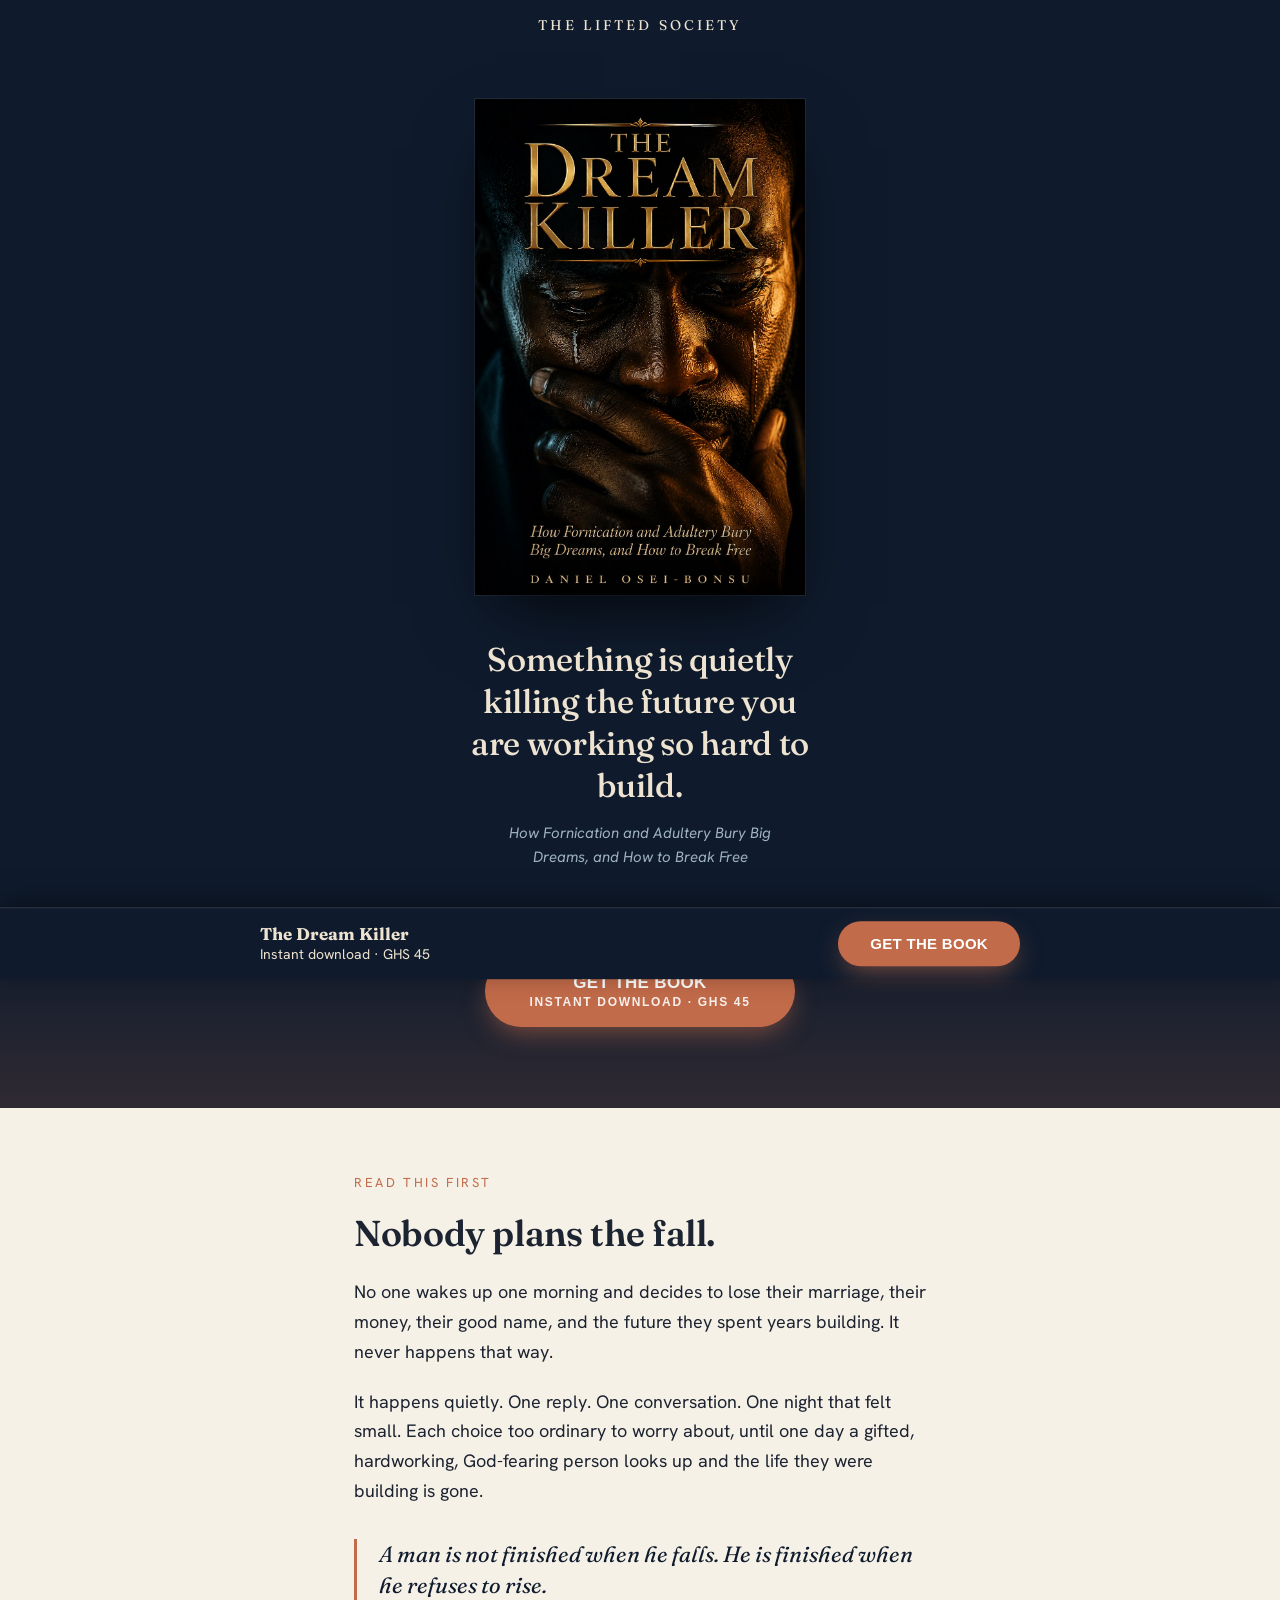
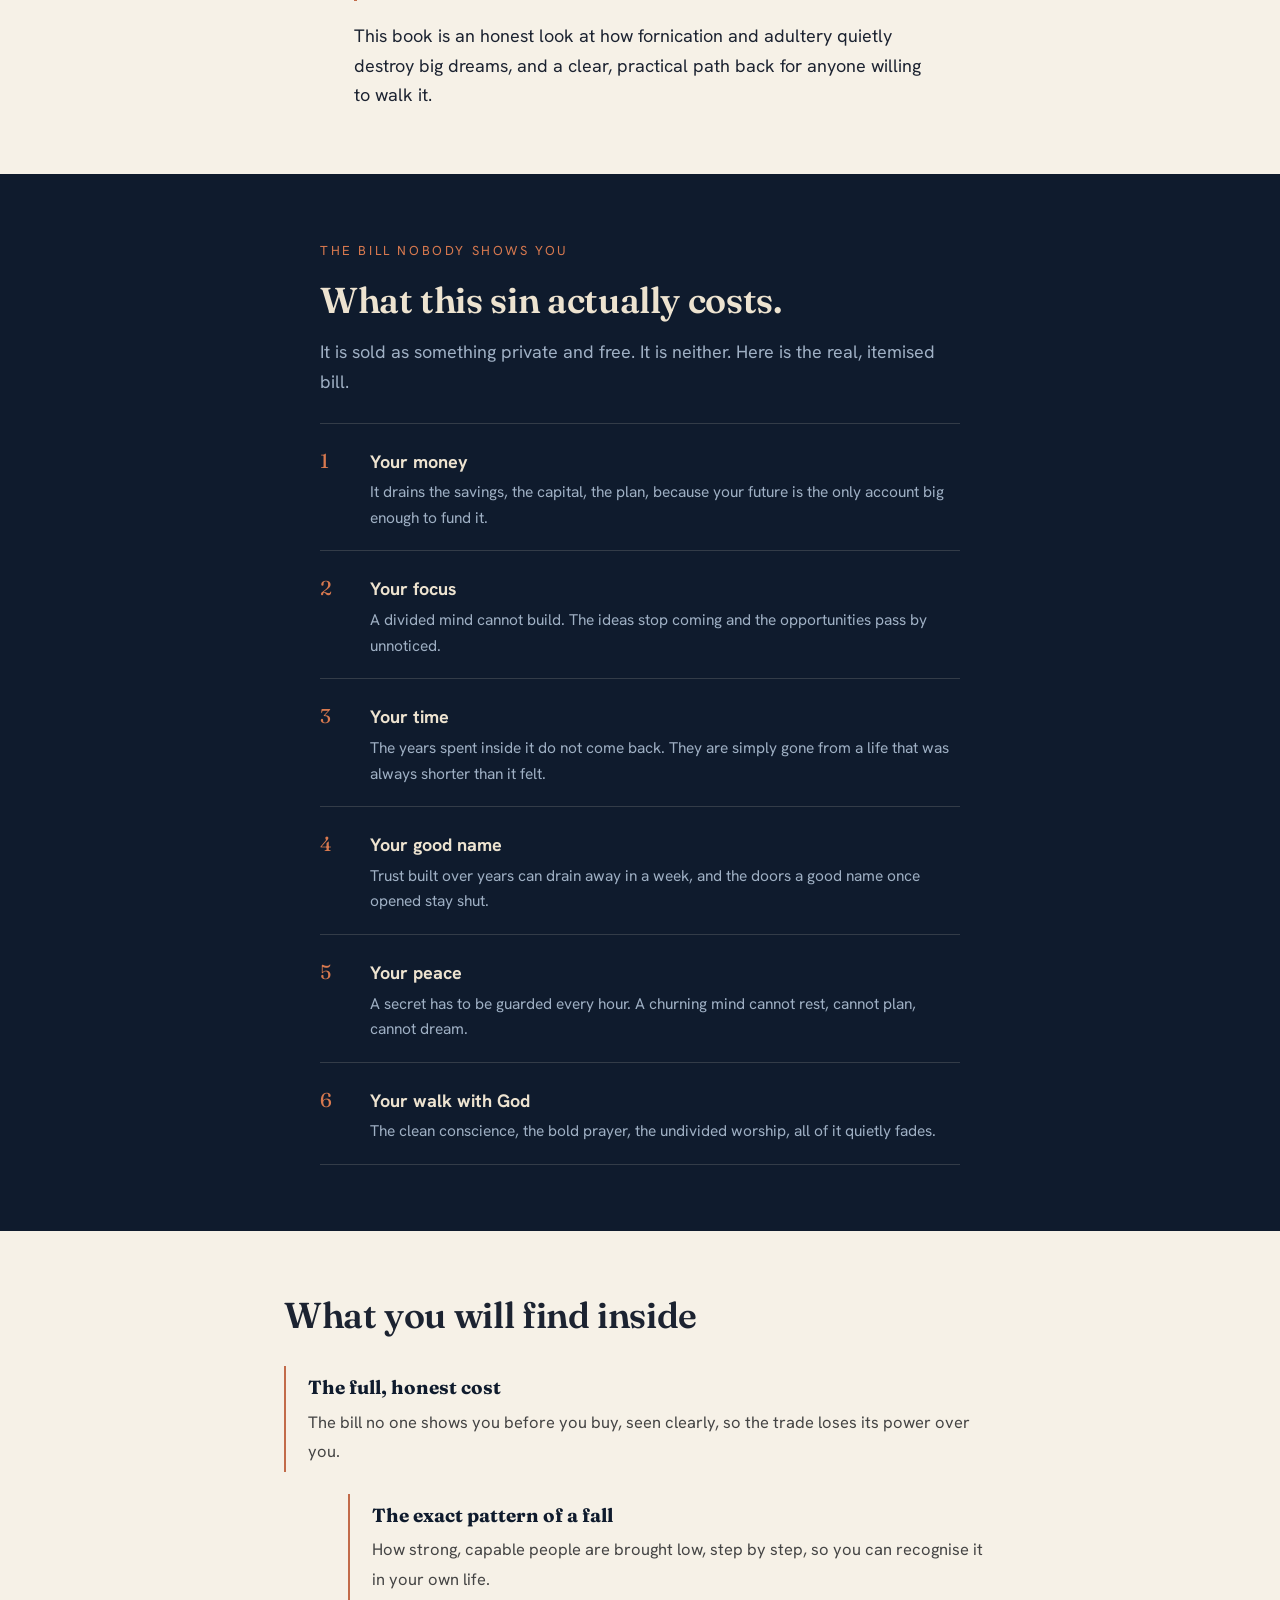
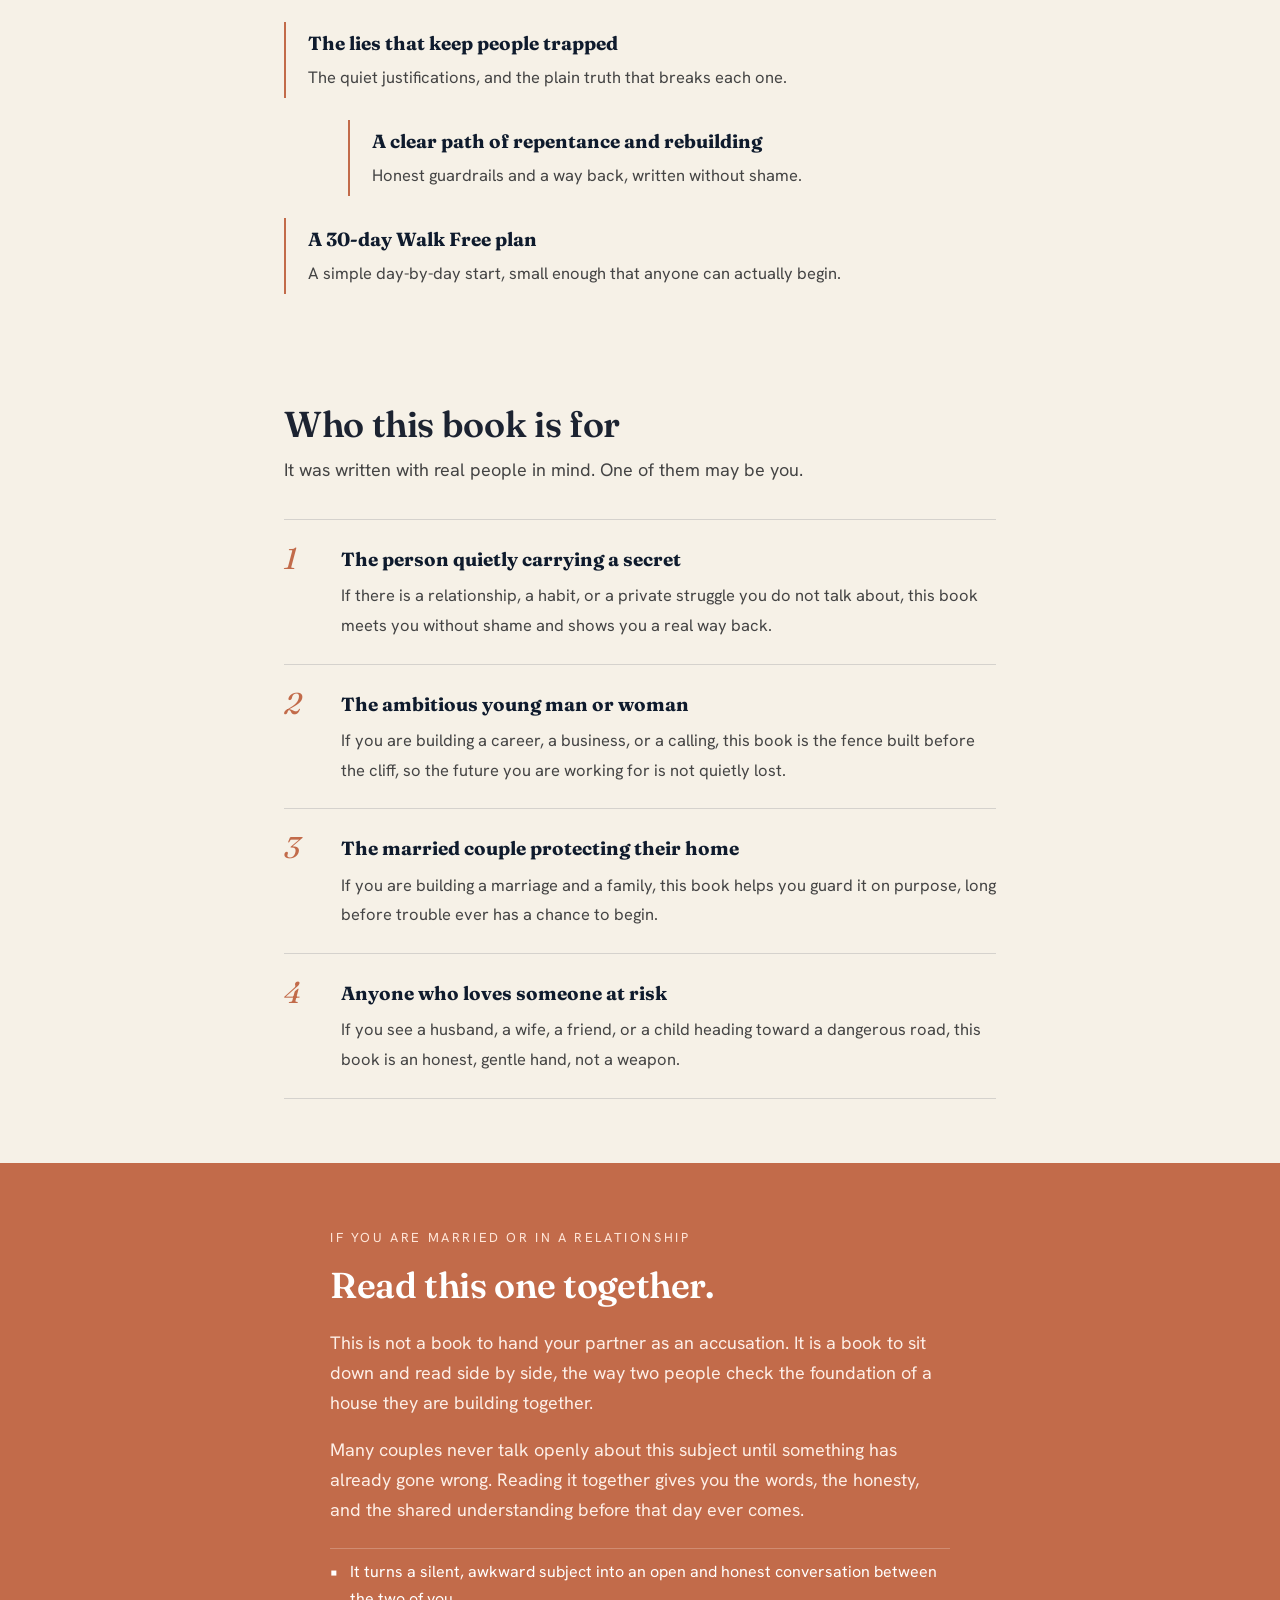
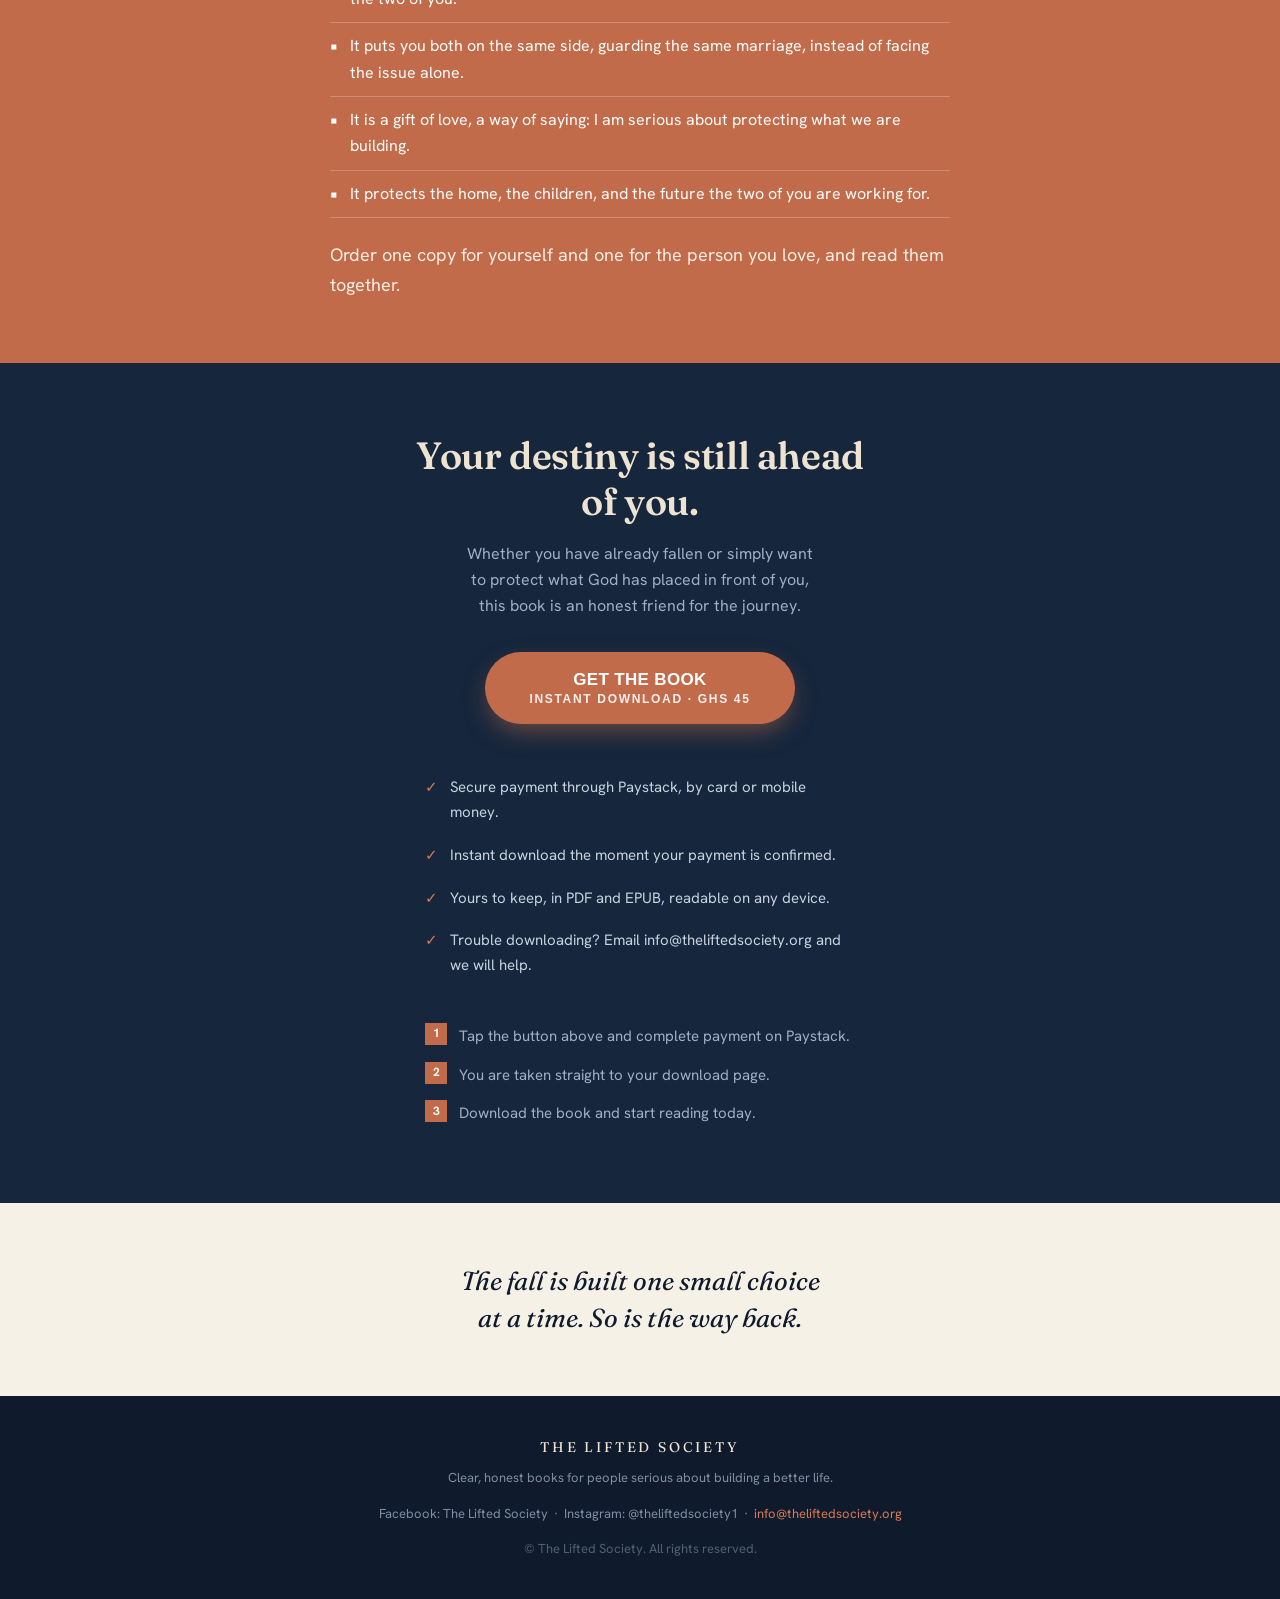
<file: the-dream-killer/index.html>
<!DOCTYPE html>
<html lang="en">
<head>
<meta charset="utf-8">
<meta name="viewport" content="width=device-width, initial-scale=1">
<title>The Dream Killer | The Lifted Society</title>
<meta name="description" content="How Fornication and Adultery Bury Big Dreams, and How to Break Free">
<!-- Facebook Pixel -->
<script>
!function(f,b,e,v,n,t,s)
{if(f.fbq)return;n=f.fbq=function(){n.callMethod?
n.callMethod.apply(n,arguments):n.queue.push(arguments)};
if(!f._fbq)f._fbq=n;n.push=n;n.loaded=!0;n.version='2.0';
n.queue=[];t=b.createElement(e);t.async=!0;
t.src=v;s=b.getElementsByTagName(e)[0];
s.parentNode.insertBefore(t,s)}(window, document,'script',
'https://connect.facebook.net/en_US/fbevents.js');
fbq('init', '2895366437482752');
fbq('track', 'PageView');
</script>
<noscript><img height="1" width="1" style="display:none"
src="https://www.facebook.com/tr?id=2895366437482752&ev=PageView&noscript=1"/></noscript>
<!-- End Facebook Pixel -->
<link rel="preconnect" href="https://fonts.googleapis.com">
<link rel="preconnect" href="https://fonts.gstatic.com" crossorigin>
<link href="https://fonts.googleapis.com/css2?family=Fraunces:ital,opsz,wght@0,9..144,400;0,9..144,500;0,9..144,600;1,9..144,400;1,9..144,500&family=Hanken+Grotesk:wght@400;500;700&display=swap" rel="stylesheet">
<link rel="stylesheet" href="/shared/styles.css">
<style>
:root{
  --navy:#0F1B2D; --navy-soft:#16263c; --dawn:#EDE3D0;
  --ember:#C26B4A; --ember-bright:#d8794f;
  --ink:#1c2331; --paper:#f6f1e7; --muted:#6b7280;
}
html,body{background:var(--paper);color:var(--ink);}
body{font-family:"Hanken Grotesk",system-ui,sans-serif;
  font-size:18px;line-height:1.65;-webkit-font-smoothing:antialiased;}
.serif{font-family:"Fraunces",Georgia,serif;}

/* ---- top bar: brand name only, no nav (kit 5a) ---- */
.topbar{background:var(--navy);color:var(--dawn);
  text-align:center;padding:14px 20px;
  font-family:"Fraunces",serif;font-size:14px;
  letter-spacing:.22em;text-transform:uppercase;}

/* ---- HERO: the cover is the hero, full-bleed dark ---- */
.hero{background:var(--navy);color:var(--dawn);
  padding:48px 24px 72px;text-align:center;position:relative;
  overflow:hidden;}
.hero::after{content:"";position:absolute;left:0;right:0;bottom:0;
  height:180px;background:linear-gradient(to top,
  rgba(194,107,74,.18),transparent);pointer-events:none;}
.hero-cover{width:min(330px,74vw);margin:0 auto 34px;
  box-shadow:0 30px 70px -20px rgba(0,0,0,.8),
  0 0 0 1px rgba(237,227,208,.08);}
.hero-hook{font-family:"Fraunces",serif;font-size:clamp(23px,5.4vw,33px);
  line-height:1.28;font-weight:500;max-width:16ch;margin:0 auto 14px;}
.hero-sub{color:#9fb0c4;font-size:15px;font-style:italic;
  max-width:34ch;margin:0 auto 34px;}
.hero-author{font-size:13px;letter-spacing:.2em;text-transform:uppercase;
  color:#7d8 da3;}

/* ---- buttons: rounded, conspicuous, with a periodic shine sweep ---- */
.btn{position:relative;display:inline-block;
  background:var(--ember);color:#fff;
  font-weight:700;font-size:17px;letter-spacing:.02em;
  padding:19px 44px;text-decoration:none;border:0;cursor:pointer;
  border-radius:999px;overflow:hidden;
  box-shadow:0 10px 26px -6px rgba(194,107,74,.6),
    0 0 0 0 rgba(216,121,79,.5);
  transition:background .15s ease,transform .15s ease,
    box-shadow .15s ease;
  animation:btnpulse 3.4s ease-in-out infinite;}
.btn:hover{background:var(--ember-bright);transform:translateY(-2px);
  box-shadow:0 14px 32px -6px rgba(194,107,74,.75);}
.btn>*{position:relative;z-index:2;}
/* the shine: a tilted light band that sweeps across on a loop */
.btn::after{content:"";position:absolute;top:-60%;left:-75%;
  width:45%;height:220%;z-index:1;pointer-events:none;
  background:linear-gradient(115deg,
    rgba(255,255,255,0) 0%,
    rgba(255,255,255,.15) 38%,
    rgba(255,255,255,.85) 50%,
    rgba(255,255,255,.15) 62%,
    rgba(255,255,255,0) 100%);
  transform:skewX(-22deg);
  animation:btnshine 4.8s ease-in-out infinite;}
@keyframes btnshine{
  0%   {left:-75%;}
  18%  {left:135%;}
  100% {left:135%;}        /* rests off-screen between sweeps */
}
@keyframes btnpulse{
  0%,100%{box-shadow:0 10px 26px -6px rgba(194,107,74,.6),
    0 0 0 0 rgba(216,121,79,.55);}
  50%    {box-shadow:0 10px 26px -6px rgba(194,107,74,.6),
    0 0 0 9px rgba(216,121,79,0);}
}
@media(prefers-reduced-motion:reduce){
  .btn,.btn::after{animation:none;}
}
.btn-price{display:block;font-size:12px;font-weight:600;
  letter-spacing:.14em;text-transform:uppercase;opacity:.9;
  margin-top:5px;}

/* ---- narrow reading column for the intimate sections ---- */
.read{max-width:620px;margin:0 auto;padding:64px 24px;}
.read p{margin-bottom:20px;}
.read p:last-child{margin-bottom:0;}
.lead-in{font-size:13px;letter-spacing:.2em;text-transform:uppercase;
  color:var(--ember);margin-bottom:18px;}
.read h2{font-family:"Fraunces",serif;font-size:clamp(26px,5.5vw,36px);
  line-height:1.22;font-weight:600;margin-bottom:22px;}
.pull{font-family:"Fraunces",serif;font-size:22px;line-height:1.4;
  font-style:italic;color:var(--navy);
  border-left:3px solid var(--ember);padding-left:22px;margin:34px 0;}

/* ---- full-width dark band: the cost list ---- */
.band{background:var(--navy);color:var(--dawn);padding:66px 24px;}
.band-inner{max-width:640px;margin:0 auto;}
.band h2{font-family:"Fraunces",serif;font-size:clamp(26px,5.5vw,36px);
  font-weight:600;line-height:1.22;margin-bottom:8px;}
.band-kicker{font-size:13px;letter-spacing:.2em;text-transform:uppercase;
  color:var(--ember-bright);margin-bottom:18px;}
.cost{border-top:1px solid rgba(237,227,208,.16);
  padding:20px 0;display:flex;gap:18px;align-items:baseline;}
.cost:last-child{border-bottom:1px solid rgba(237,227,208,.16);}
.cost-n{font-family:"Fraunces",serif;font-size:20px;color:var(--ember-bright);
  flex:none;width:1.6em;}
.cost-t{font-weight:700;}
.cost-t span{display:block;font-weight:400;color:#9fb0c4;
  font-size:15.5px;margin-top:3px;}

/* ---- "what's inside" - offset asymmetric block ---- */
.inside{max-width:760px;margin:0 auto;padding:64px 24px;}
.inside h2{font-family:"Fraunces",serif;font-size:clamp(26px,5.5vw,36px);
  font-weight:600;margin-bottom:30px;}
.inside ul{list-style:none;margin:0;padding:0;}
.inside li{list-style:none;border-left:2px solid var(--ember);
  padding:6px 0 6px 22px;margin-bottom:22px;
  margin-left:0;}
.inside li:nth-child(even){margin-left:clamp(0px,7vw,64px);}
.inside li b{display:block;font-family:"Fraunces",serif;
  font-size:19px;margin-bottom:3px;color:var(--navy);}
.inside li span{color:#444;font-size:16.5px;}

/* ---- who this is for ---- */
.forwho{max-width:760px;margin:0 auto;padding:24px 24px 64px;}
.forwho h2{font-family:"Fraunces",serif;font-size:clamp(26px,5.5vw,36px);
  font-weight:600;margin-bottom:10px;}
.forwho-lead{color:#444;margin-bottom:34px;}
.forwho-grid{display:flex;flex-direction:column;gap:0;}
.who{display:flex;gap:18px;padding:24px 0;
  border-top:1px solid rgba(15,27,45,.14);}
.who:last-child{border-bottom:1px solid rgba(15,27,45,.14);}
.who-mark{font-family:"Fraunces",serif;font-style:italic;
  font-size:30px;color:var(--ember);flex:none;width:1.3em;
  line-height:1;}
.who-body b{font-family:"Fraunces",serif;font-size:19px;
  color:var(--navy);display:block;margin-bottom:5px;}
.who-body span{color:#444;font-size:16.5px;}

/* ---- read it together (gift band) ---- */
.together{background:var(--ember);color:#fff;padding:64px 24px;}
.together-inner{max-width:620px;margin:0 auto;}
.together-kicker{font-size:13px;letter-spacing:.2em;
  text-transform:uppercase;color:#ffe6d8;margin-bottom:16px;}
.together h2{font-family:"Fraunces",serif;
  font-size:clamp(26px,5.5vw,36px);font-weight:600;
  line-height:1.22;margin-bottom:20px;}
.together p{margin-bottom:18px;color:#fdeee6;}
.together p:last-of-type{margin-bottom:0;}
.together .why{margin:24px 0 0;}
.together .why li{display:flex;gap:12px;padding:10px 0;
  font-size:16px;border-top:1px solid rgba(255,255,255,.22);}
.together .why li:last-child{border-bottom:1px solid rgba(255,255,255,.22);}
.together .why li::before{content:"\2022";color:#fff;font-weight:700;
  flex:none;font-size:20px;line-height:1.2;}

/* ---- buy band ---- */
.buy{background:var(--navy-soft);color:var(--dawn);
  padding:70px 24px;text-align:center;}
.buy h2{font-family:"Fraunces",serif;font-size:clamp(27px,6vw,38px);
  font-weight:600;line-height:1.2;max-width:18ch;margin:0 auto 16px;}
.buy p{color:#9fb0c4;max-width:40ch;margin:0 auto 32px;font-size:16px;}
.assure{max-width:430px;margin:34px auto 0;text-align:left;
  list-style:none;padding:0;}
.assure li{list-style:none;display:flex;gap:12px;padding:9px 0;
  font-size:15px;color:#c7d2e0;}
.assure li::before{content:"\2713";color:var(--ember-bright);
  font-weight:700;flex:none;}
.steps{max-width:430px;margin:30px auto 0;text-align:left;
  font-size:15px;color:#9fb0c4;list-style:none;
  counter-reset:s;padding:0;}
.steps li{list-style:none;padding:7px 0 7px 34px;position:relative;
  counter-increment:s;}
.steps li::before{content:counter(s);position:absolute;left:0;top:6px;
  width:22px;height:22px;background:var(--ember);color:#fff;
  font-size:12px;font-weight:700;display:flex;align-items:center;
  justify-content:center;}

/* ---- closing line ---- */
.closing{background:var(--paper);text-align:center;
  padding:60px 24px;}
.closing p{font-family:"Fraunces",serif;font-style:italic;
  font-size:clamp(20px,4.6vw,26px);line-height:1.4;
  color:var(--navy);max-width:22ch;margin:0 auto;}

/* ---- footer: minimal (kit 5a) ---- */
.foot{background:var(--navy);color:#7d8da3;text-align:center;
  padding:40px 24px;font-size:13px;}
.foot .fbrand{font-family:"Fraunces",serif;color:var(--dawn);
  letter-spacing:.2em;text-transform:uppercase;font-size:14px;
  margin-bottom:8px;}
.foot a{color:var(--ember-bright);text-decoration:none;}

/* ---- sticky order bar (revealed after hero, all screens) ---- */
.sticky{position:fixed;left:0;right:0;bottom:0;z-index:50;
  background:var(--navy);border-top:1px solid rgba(237,227,208,.14);
  padding:11px 16px;display:flex;align-items:center;gap:14px;
  box-shadow:0 -8px 30px rgba(0,0,0,.4);
  transform:translateY(110%);transition:transform .25s ease;}
.sticky.show{transform:translateY(0);}
.sticky-inner{display:flex;align-items:center;gap:14px;
  width:100%;max-width:760px;margin:0 auto;}
.sticky-info{color:var(--dawn);font-size:13px;line-height:1.3;flex:1;}
.sticky-info b{font-family:"Fraunces",serif;font-size:15px;}
.sticky .btn{padding:14px 22px;font-size:14px;flex:none;}
.sticky .btn .btn-price{display:none;}
@media(min-width:880px){
  .sticky{padding:13px 24px;}
  .sticky-info{font-size:14px;}
  .sticky-info b{font-size:17px;}
  .sticky .btn{padding:15px 32px;font-size:15px;}
}
body{padding-bottom:0;}
</style>
</head>
<body>

<div class="topbar">The Lifted Society</div>

<header class="hero">
  <img class="hero-cover" src="cover.png" alt="The Dream Killer book cover">
  <h1 class="hero-hook">Something is quietly killing the future you are working so hard to build.</h1>
  <p class="hero-sub">How Fornication and Adultery Bury Big Dreams, and How to Break Free</p>
  <p class="hero-author">By Daniel Osei-Bonsu</p>
  <div style="margin-top:30px"><a class="btn" href="https://paystack.shop/pay/the-dream-killer" onclick="if(typeof fbq==='function')fbq('track','InitiateCheckout');"><span class="btn-label">Get the Book</span><span class="btn-price">Instant download &middot; GHS&nbsp;45</span></a></div>
</header>

<section class="read">
  <div class="lead-in">Read this first</div>
  <h2>Nobody plans the fall.</h2>
  <p>No one wakes up one morning and decides to lose their marriage,
  their money, their good name, and the future they spent years
  building. It never happens that way.</p>
  <p>It happens quietly. One reply. One conversation. One night that
  felt small. Each choice too ordinary to worry about, until
  one day a gifted, hardworking, God-fearing person looks up and the
  life they were building is gone.</p>
  <p class="pull">A man is not finished when he falls. He is finished
  when he refuses to rise.</p>
  <p>This book is an honest look at how fornication and adultery
  quietly destroy big dreams, and a clear, practical path back for
  anyone willing to walk it.</p>
</section>

<section class="band">
  <div class="band-inner">
    <div class="band-kicker">The bill nobody shows you</div>
    <h2>What this sin actually costs.</h2>
    <p style="color:#9fb0c4;margin:14px 0 26px">
      It is sold as something private and free. It is neither.
      Here is the real, itemised bill.</p>
    <div class="cost"><div class="cost-n">1</div>
      <div class="cost-t">Your money
      <span>It drains the savings, the capital, the plan,
      because your future is the only account big enough to fund it.</span>
      </div></div>
    <div class="cost"><div class="cost-n">2</div>
      <div class="cost-t">Your focus
      <span>A divided mind cannot build. The ideas stop coming and
      the opportunities pass by unnoticed.</span></div></div>
    <div class="cost"><div class="cost-n">3</div>
      <div class="cost-t">Your time
      <span>The years spent inside it do not come back. They are
      simply gone from a life that was always shorter than it felt.</span>
      </div></div>
    <div class="cost"><div class="cost-n">4</div>
      <div class="cost-t">Your good name
      <span>Trust built over years can drain away in a week, and the
      doors a good name once opened stay shut.</span></div></div>
    <div class="cost"><div class="cost-n">5</div>
      <div class="cost-t">Your peace
      <span>A secret has to be guarded every hour. A churning mind
      cannot rest, cannot plan, cannot dream.</span></div></div>
    <div class="cost"><div class="cost-n">6</div>
      <div class="cost-t">Your walk with God
      <span>The clean conscience, the bold prayer, the undivided
      worship, all of it quietly fades.</span></div></div>
  </div>
</section>

<section class="inside">
  <h2>What you will find inside</h2>
  <ul>
    <li><b>The full, honest cost</b><span>The bill no one shows you
      before you buy, seen clearly, so the trade loses its
      power over you.</span></li>
    <li><b>The exact pattern of a fall</b><span>How strong, capable
      people are brought low, step by step, so you can recognise it
      in your own life.</span></li>
    <li><b>The lies that keep people trapped</b><span>The quiet
      justifications, and the plain truth that breaks each
      one.</span></li>
    <li><b>A clear path of repentance and rebuilding</b><span>Honest
      guardrails and a way back, written without shame.</span></li>
    <li><b>A 30-day Walk Free plan</b><span>A simple day-by-day
      start, small enough that anyone can actually begin.</span></li>
  </ul>
</section>

<section class="forwho">
  <h2>Who this book is for</h2>
  <p class="forwho-lead">It was written with real people in mind.
  One of them may be you.</p>
  <div class="forwho-grid">
    <div class="who">
      <div class="who-mark">1</div>
      <div class="who-body">
        <b>The person quietly carrying a secret</b>
        <span>If there is a relationship, a habit, or a private
        struggle you do not talk about, this book meets you without
        shame and shows you a real way back.</span>
      </div>
    </div>
    <div class="who">
      <div class="who-mark">2</div>
      <div class="who-body">
        <b>The ambitious young man or woman</b>
        <span>If you are building a career, a business, or a calling,
        this book is the fence built before the cliff, so the future
        you are working for is not quietly lost.</span>
      </div>
    </div>
    <div class="who">
      <div class="who-mark">3</div>
      <div class="who-body">
        <b>The married couple protecting their home</b>
        <span>If you are building a marriage and a family, this book
        helps you guard it on purpose, long before trouble ever has a
        chance to begin.</span>
      </div>
    </div>
    <div class="who">
      <div class="who-mark">4</div>
      <div class="who-body">
        <b>Anyone who loves someone at risk</b>
        <span>If you see a husband, a wife, a friend, or a child
        heading toward a dangerous road, this book is an honest,
        gentle hand, not a weapon.</span>
      </div>
    </div>
  </div>
</section>

<section class="together">
  <div class="together-inner">
    <div class="together-kicker">If you are married or in a relationship</div>
    <h2>Read this one together.</h2>
    <p>This is not a book to hand your partner as an accusation. It is
    a book to sit down and read side by side, the way two people
    check the foundation of a house they are building together.</p>
    <p>Many couples never talk openly about this subject until
    something has already gone wrong. Reading it together gives you
    the words, the honesty, and the shared understanding before that
    day ever comes.</p>
    <ul class="why">
      <li>It turns a silent, awkward subject into an open and honest
      conversation between the two of you.</li>
      <li>It puts you both on the same side, guarding the same
      marriage, instead of facing the issue alone.</li>
      <li>It is a gift of love, a way of saying: I am serious about
      protecting what we are building.</li>
      <li>It protects the home, the children, and the future the two
      of you are working for.</li>
    </ul>
    <p style="margin-top:22px">Order one copy for yourself and one for
    the person you love, and read them together.</p>
  </div>
</section>

<section class="buy" id="buy">
  <h2>Your destiny is still ahead of you.</h2>
  <p>Whether you have already fallen or simply want to protect what
  God has placed in front of you, this book is an honest friend for
  the journey.</p>
  <a class="btn" href="https://paystack.shop/pay/the-dream-killer" onclick="if(typeof fbq==='function')fbq('track','InitiateCheckout');"><span class="btn-label">Get the Book</span><span class="btn-price">Instant download &middot; GHS&nbsp;45</span></a>

  <ul class="assure">
    <li>Secure payment through Paystack, by card or mobile money.</li>
    <li>Instant download the moment your payment is confirmed.</li>
    <li>Yours to keep, in PDF and EPUB, readable on any device.</li>
    <li>Trouble downloading? Email info@theliftedsociety.org and we
      will help.</li>
  </ul>

  <ol class="steps">
    <li>Tap the button above and complete payment on Paystack.</li>
    <li>You are taken straight to your download page.</li>
    <li>Download the book and start reading today.</li>
  </ol>
</section>

<section class="closing">
  <p>The fall is built one small choice at a time. So is the way back.</p>
</section>

<footer class="foot">
  <div class="fbrand">The Lifted Society</div>
  <div>Clear, honest books for people serious about building a better life.</div>
  <div style="margin-top:14px">
    Facebook: The Lifted Society &nbsp;&middot;&nbsp;
    Instagram: @theliftedsociety1 &nbsp;&middot;&nbsp;
    <a href="mailto:info@theliftedsociety.org">info@theliftedsociety.org</a>
  </div>
  <div style="margin-top:14px;opacity:.6">
    &copy; The Lifted Society. All rights reserved.</div>
</footer>

<div class="sticky" id="stickybar">
  <div class="sticky-inner">
    <div class="sticky-info"><b>The Dream Killer</b><br>Instant download &middot; GHS&nbsp;45</div>
    <a class="btn" href="https://paystack.shop/pay/the-dream-killer" onclick="if(typeof fbq==='function')fbq('track','InitiateCheckout');"><span class="btn-label">Get the Book</span><span class="btn-price">Instant download &middot; GHS&nbsp;45</span></a>
  </div>
</div>

<script>
(function(){
  var bar=document.getElementById('stickybar');
  var hero=document.querySelector('.hero');
  if(!bar||!hero)return;
  function check(){
    if(window.scrollY > hero.offsetHeight - 80) bar.classList.add('show');
    else bar.classList.remove('show');
  }
  window.addEventListener('scroll',check,{passive:true});
  check();
})();
</script>

</body>
</html>
</file>
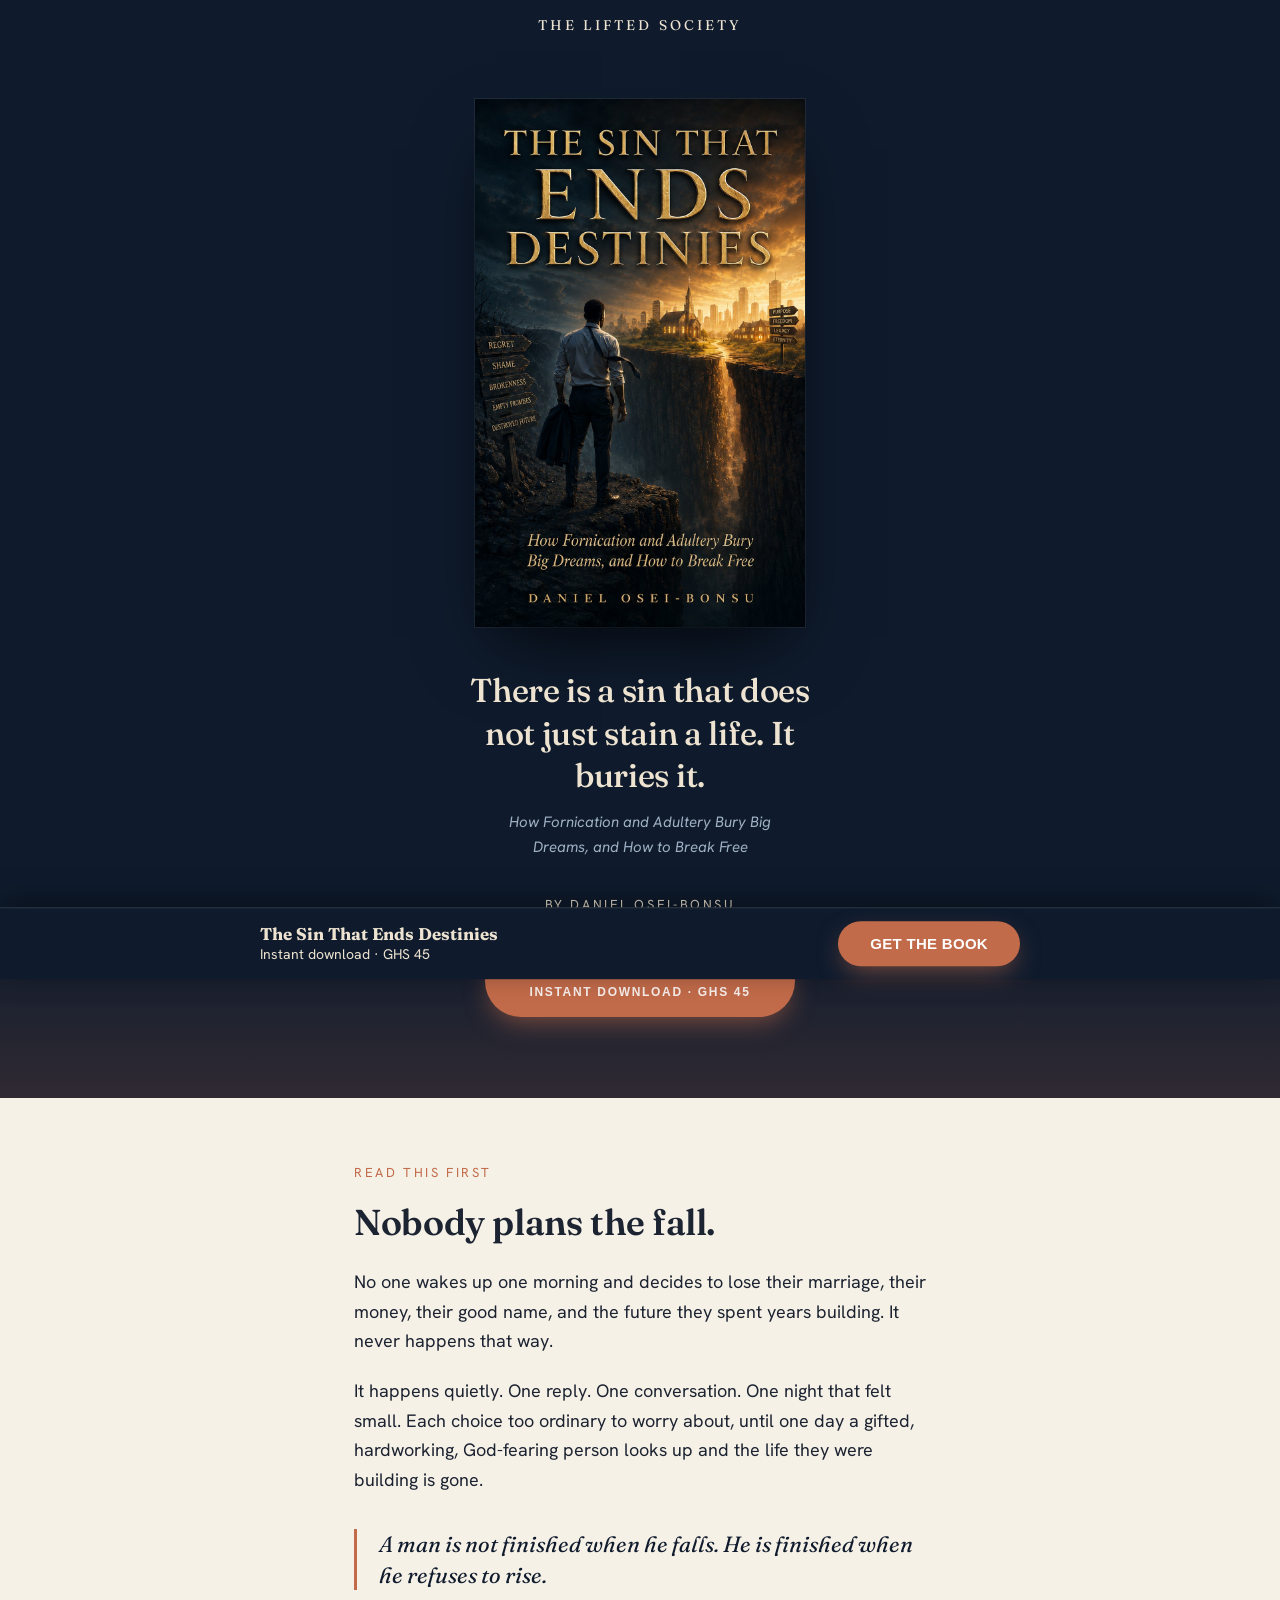
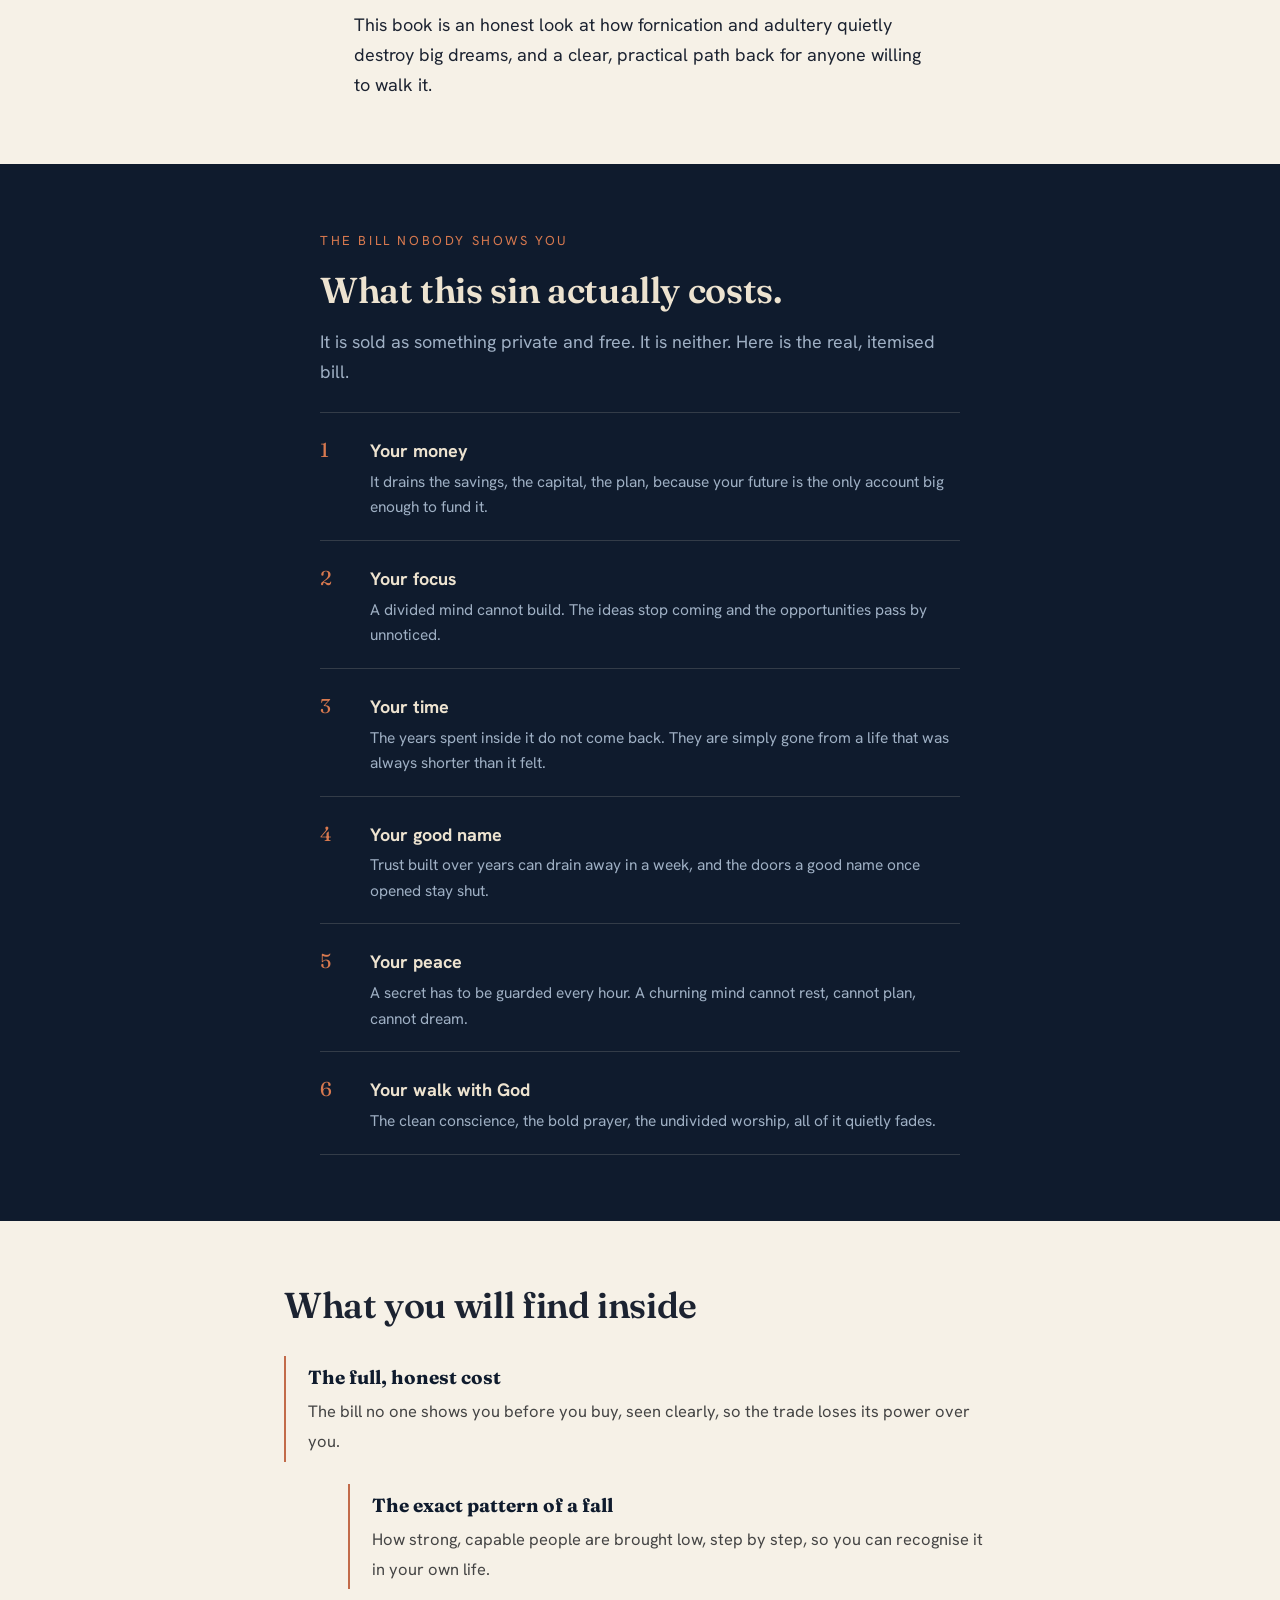
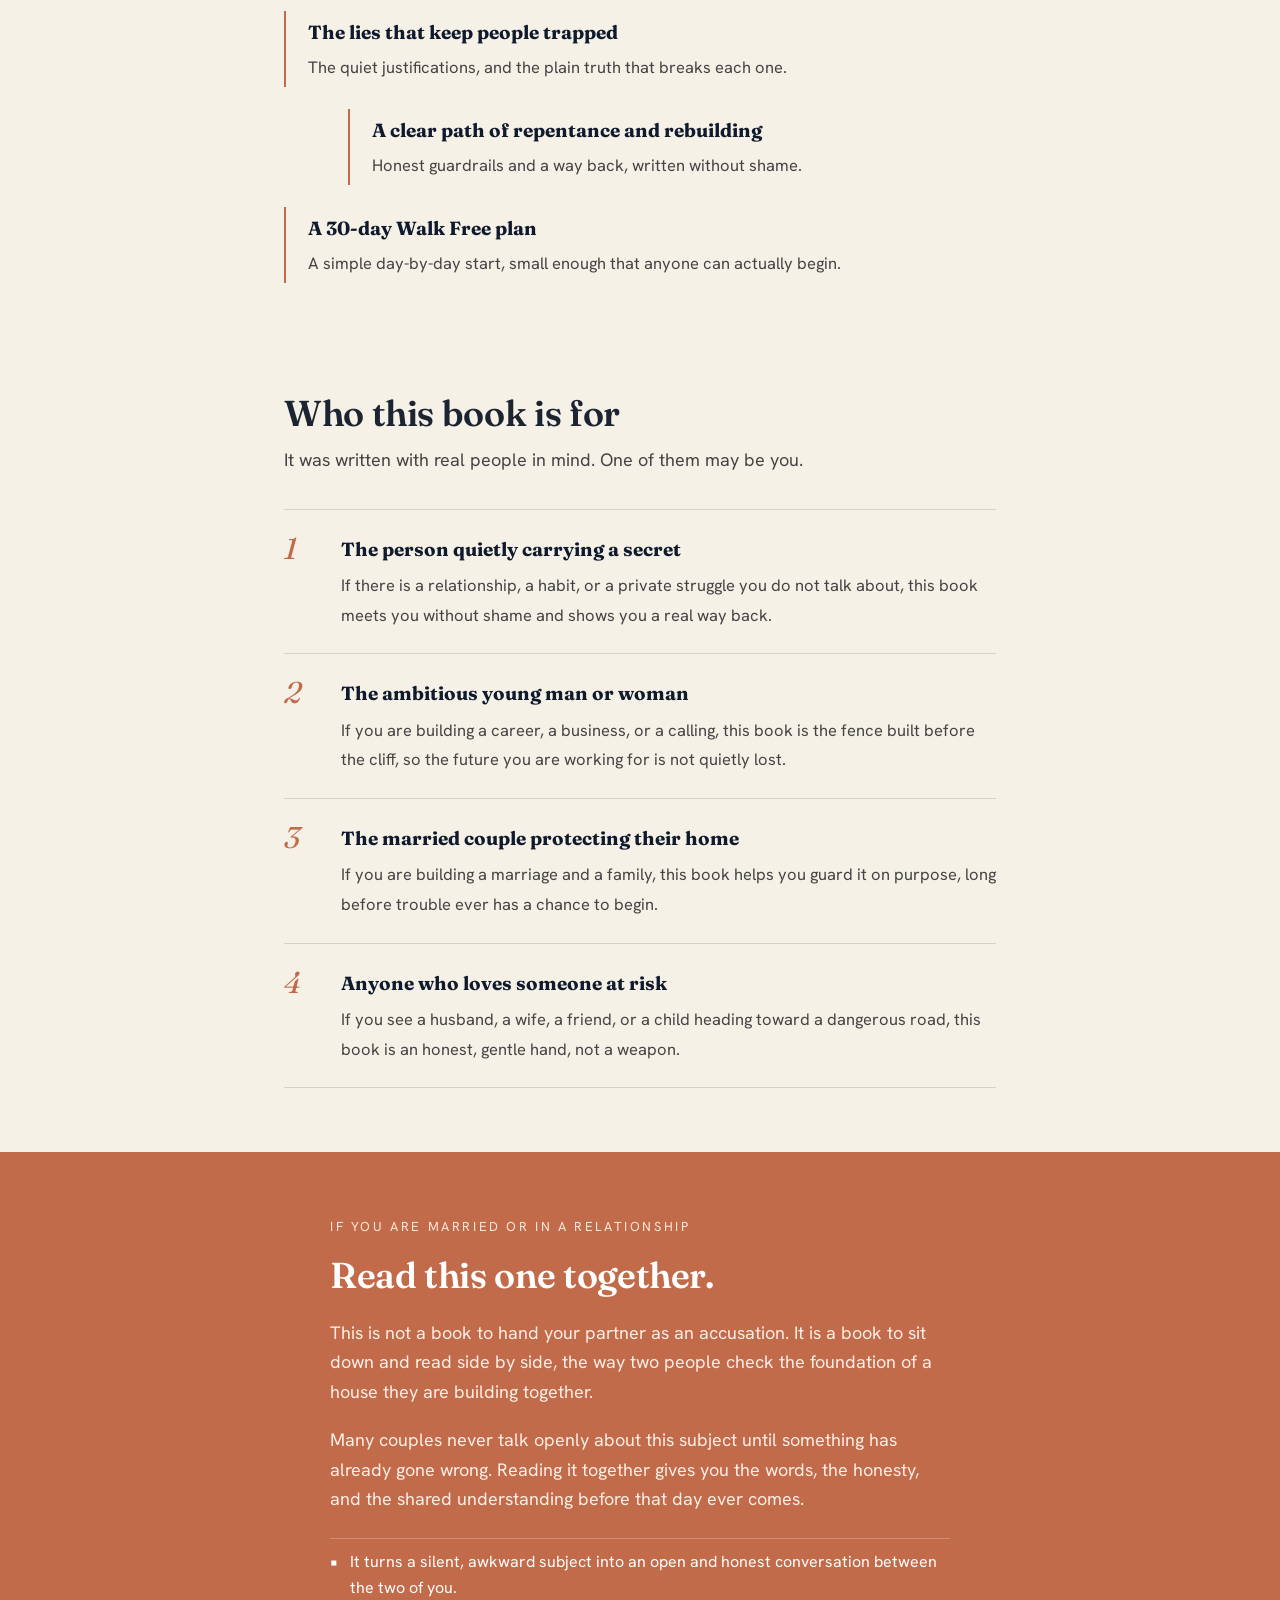
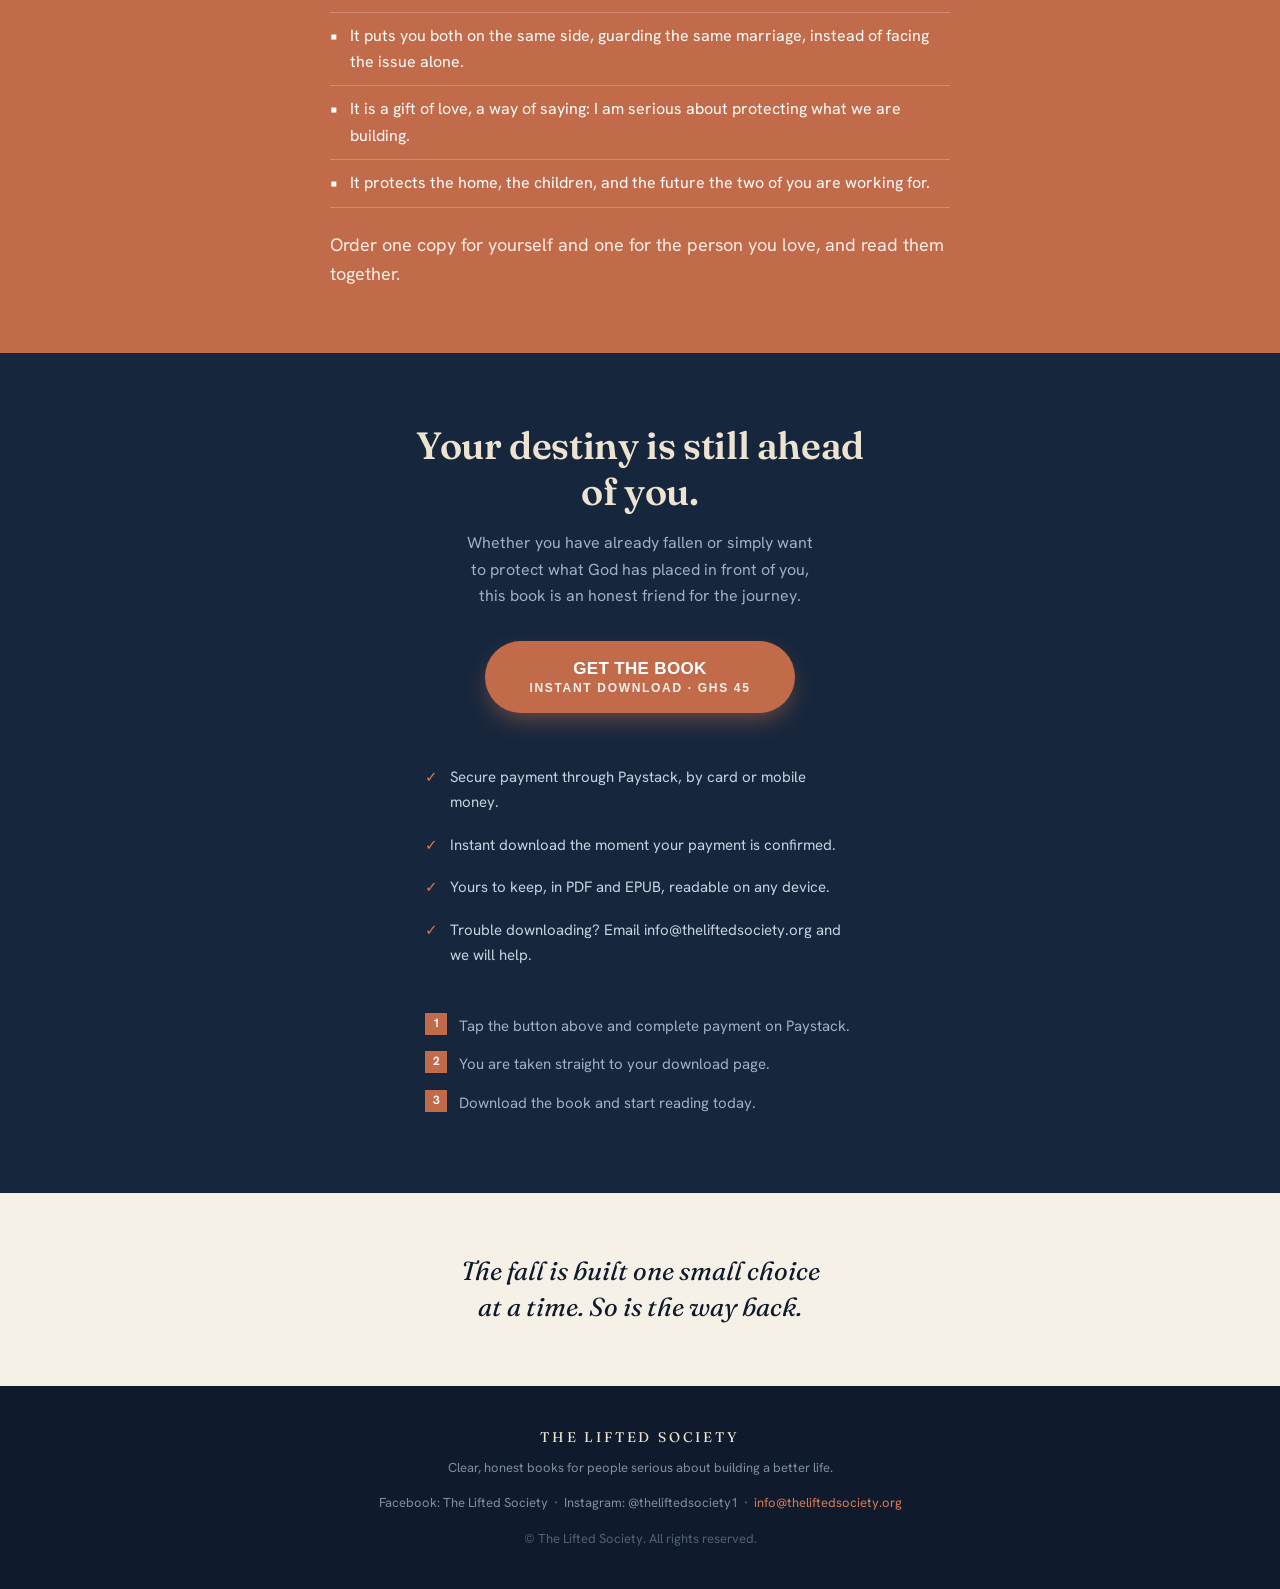
<file: the-sin-that-ends-destinies/index.html>
<!DOCTYPE html>
<html lang="en">
<head>
<meta charset="utf-8">
<meta name="viewport" content="width=device-width, initial-scale=1">
<title>The Sin That Ends Destinies | The Lifted Society</title>
<meta name="description" content="How Fornication and Adultery Bury Big Dreams, and How to Break Free">
<!-- Facebook Pixel -->
<script>
!function(f,b,e,v,n,t,s)
{if(f.fbq)return;n=f.fbq=function(){n.callMethod?
n.callMethod.apply(n,arguments):n.queue.push(arguments)};
if(!f._fbq)f._fbq=n;n.push=n;n.loaded=!0;n.version='2.0';
n.queue=[];t=b.createElement(e);t.async=!0;
t.src=v;s=b.getElementsByTagName(e)[0];
s.parentNode.insertBefore(t,s)}(window, document,'script',
'https://connect.facebook.net/en_US/fbevents.js');
fbq('init', '2895366437482752');
fbq('track', 'PageView');
</script>
<noscript><img height="1" width="1" style="display:none"
src="https://www.facebook.com/tr?id=2895366437482752&ev=PageView&noscript=1"/></noscript>
<!-- End Facebook Pixel -->
<link rel="preconnect" href="https://fonts.googleapis.com">
<link rel="preconnect" href="https://fonts.gstatic.com" crossorigin>
<link href="https://fonts.googleapis.com/css2?family=Fraunces:ital,opsz,wght@0,9..144,400;0,9..144,500;0,9..144,600;1,9..144,400;1,9..144,500&family=Hanken+Grotesk:wght@400;500;700&display=swap" rel="stylesheet">
<link rel="stylesheet" href="/shared/styles.css">
<style>
:root{
  --navy:#0F1B2D; --navy-soft:#16263c; --dawn:#EDE3D0;
  --ember:#C26B4A; --ember-bright:#d8794f;
  --ink:#1c2331; --paper:#f6f1e7; --muted:#6b7280;
}
html,body{background:var(--paper);color:var(--ink);}
body{font-family:"Hanken Grotesk",system-ui,sans-serif;
  font-size:18px;line-height:1.65;-webkit-font-smoothing:antialiased;}
.serif{font-family:"Fraunces",Georgia,serif;}

/* ---- top bar: brand name only, no nav (kit 5a) ---- */
.topbar{background:var(--navy);color:var(--dawn);
  text-align:center;padding:14px 20px;
  font-family:"Fraunces",serif;font-size:14px;
  letter-spacing:.22em;text-transform:uppercase;}

/* ---- HERO: the cover is the hero, full-bleed dark ---- */
.hero{background:var(--navy);color:var(--dawn);
  padding:48px 24px 72px;text-align:center;position:relative;
  overflow:hidden;}
.hero::after{content:"";position:absolute;left:0;right:0;bottom:0;
  height:180px;background:linear-gradient(to top,
  rgba(194,107,74,.18),transparent);pointer-events:none;}
.hero-cover{width:min(330px,74vw);margin:0 auto 34px;
  box-shadow:0 30px 70px -20px rgba(0,0,0,.8),
  0 0 0 1px rgba(237,227,208,.08);}
.hero-hook{font-family:"Fraunces",serif;font-size:clamp(23px,5.4vw,33px);
  line-height:1.28;font-weight:500;max-width:16ch;margin:0 auto 14px;}
.hero-sub{color:#9fb0c4;font-size:15px;font-style:italic;
  max-width:34ch;margin:0 auto 34px;}
.hero-author{font-size:13px;letter-spacing:.2em;text-transform:uppercase;
  color:#7d8 da3;}

/* ---- buttons: rounded, conspicuous, with a periodic shine sweep ---- */
.btn{position:relative;display:inline-block;
  background:var(--ember);color:#fff;
  font-weight:700;font-size:17px;letter-spacing:.02em;
  padding:19px 44px;text-decoration:none;border:0;cursor:pointer;
  border-radius:999px;overflow:hidden;
  box-shadow:0 10px 26px -6px rgba(194,107,74,.6),
    0 0 0 0 rgba(216,121,79,.5);
  transition:background .15s ease,transform .15s ease,
    box-shadow .15s ease;
  animation:btnpulse 3.4s ease-in-out infinite;}
.btn:hover{background:var(--ember-bright);transform:translateY(-2px);
  box-shadow:0 14px 32px -6px rgba(194,107,74,.75);}
.btn>*{position:relative;z-index:2;}
/* the shine: a tilted light band that sweeps across on a loop */
.btn::after{content:"";position:absolute;top:-60%;left:-75%;
  width:45%;height:220%;z-index:1;pointer-events:none;
  background:linear-gradient(115deg,
    rgba(255,255,255,0) 0%,
    rgba(255,255,255,.15) 38%,
    rgba(255,255,255,.85) 50%,
    rgba(255,255,255,.15) 62%,
    rgba(255,255,255,0) 100%);
  transform:skewX(-22deg);
  animation:btnshine 4.8s ease-in-out infinite;}
@keyframes btnshine{
  0%   {left:-75%;}
  18%  {left:135%;}
  100% {left:135%;}        /* rests off-screen between sweeps */
}
@keyframes btnpulse{
  0%,100%{box-shadow:0 10px 26px -6px rgba(194,107,74,.6),
    0 0 0 0 rgba(216,121,79,.55);}
  50%    {box-shadow:0 10px 26px -6px rgba(194,107,74,.6),
    0 0 0 9px rgba(216,121,79,0);}
}
@media(prefers-reduced-motion:reduce){
  .btn,.btn::after{animation:none;}
}
.btn-price{display:block;font-size:12px;font-weight:600;
  letter-spacing:.14em;text-transform:uppercase;opacity:.9;
  margin-top:5px;}

/* ---- narrow reading column for the intimate sections ---- */
.read{max-width:620px;margin:0 auto;padding:64px 24px;}
.read p{margin-bottom:20px;}
.read p:last-child{margin-bottom:0;}
.lead-in{font-size:13px;letter-spacing:.2em;text-transform:uppercase;
  color:var(--ember);margin-bottom:18px;}
.read h2{font-family:"Fraunces",serif;font-size:clamp(26px,5.5vw,36px);
  line-height:1.22;font-weight:600;margin-bottom:22px;}
.pull{font-family:"Fraunces",serif;font-size:22px;line-height:1.4;
  font-style:italic;color:var(--navy);
  border-left:3px solid var(--ember);padding-left:22px;margin:34px 0;}

/* ---- full-width dark band: the cost list ---- */
.band{background:var(--navy);color:var(--dawn);padding:66px 24px;}
.band-inner{max-width:640px;margin:0 auto;}
.band h2{font-family:"Fraunces",serif;font-size:clamp(26px,5.5vw,36px);
  font-weight:600;line-height:1.22;margin-bottom:8px;}
.band-kicker{font-size:13px;letter-spacing:.2em;text-transform:uppercase;
  color:var(--ember-bright);margin-bottom:18px;}
.cost{border-top:1px solid rgba(237,227,208,.16);
  padding:20px 0;display:flex;gap:18px;align-items:baseline;}
.cost:last-child{border-bottom:1px solid rgba(237,227,208,.16);}
.cost-n{font-family:"Fraunces",serif;font-size:20px;color:var(--ember-bright);
  flex:none;width:1.6em;}
.cost-t{font-weight:700;}
.cost-t span{display:block;font-weight:400;color:#9fb0c4;
  font-size:15.5px;margin-top:3px;}

/* ---- "what's inside" - offset asymmetric block ---- */
.inside{max-width:760px;margin:0 auto;padding:64px 24px;}
.inside h2{font-family:"Fraunces",serif;font-size:clamp(26px,5.5vw,36px);
  font-weight:600;margin-bottom:30px;}
.inside ul{list-style:none;margin:0;padding:0;}
.inside li{list-style:none;border-left:2px solid var(--ember);
  padding:6px 0 6px 22px;margin-bottom:22px;
  margin-left:0;}
.inside li:nth-child(even){margin-left:clamp(0px,7vw,64px);}
.inside li b{display:block;font-family:"Fraunces",serif;
  font-size:19px;margin-bottom:3px;color:var(--navy);}
.inside li span{color:#444;font-size:16.5px;}

/* ---- who this is for ---- */
.forwho{max-width:760px;margin:0 auto;padding:24px 24px 64px;}
.forwho h2{font-family:"Fraunces",serif;font-size:clamp(26px,5.5vw,36px);
  font-weight:600;margin-bottom:10px;}
.forwho-lead{color:#444;margin-bottom:34px;}
.forwho-grid{display:flex;flex-direction:column;gap:0;}
.who{display:flex;gap:18px;padding:24px 0;
  border-top:1px solid rgba(15,27,45,.14);}
.who:last-child{border-bottom:1px solid rgba(15,27,45,.14);}
.who-mark{font-family:"Fraunces",serif;font-style:italic;
  font-size:30px;color:var(--ember);flex:none;width:1.3em;
  line-height:1;}
.who-body b{font-family:"Fraunces",serif;font-size:19px;
  color:var(--navy);display:block;margin-bottom:5px;}
.who-body span{color:#444;font-size:16.5px;}

/* ---- read it together (gift band) ---- */
.together{background:var(--ember);color:#fff;padding:64px 24px;}
.together-inner{max-width:620px;margin:0 auto;}
.together-kicker{font-size:13px;letter-spacing:.2em;
  text-transform:uppercase;color:#ffe6d8;margin-bottom:16px;}
.together h2{font-family:"Fraunces",serif;
  font-size:clamp(26px,5.5vw,36px);font-weight:600;
  line-height:1.22;margin-bottom:20px;}
.together p{margin-bottom:18px;color:#fdeee6;}
.together p:last-of-type{margin-bottom:0;}
.together .why{margin:24px 0 0;}
.together .why li{display:flex;gap:12px;padding:10px 0;
  font-size:16px;border-top:1px solid rgba(255,255,255,.22);}
.together .why li:last-child{border-bottom:1px solid rgba(255,255,255,.22);}
.together .why li::before{content:"\2022";color:#fff;font-weight:700;
  flex:none;font-size:20px;line-height:1.2;}

/* ---- buy band ---- */
.buy{background:var(--navy-soft);color:var(--dawn);
  padding:70px 24px;text-align:center;}
.buy h2{font-family:"Fraunces",serif;font-size:clamp(27px,6vw,38px);
  font-weight:600;line-height:1.2;max-width:18ch;margin:0 auto 16px;}
.buy p{color:#9fb0c4;max-width:40ch;margin:0 auto 32px;font-size:16px;}
.assure{max-width:430px;margin:34px auto 0;text-align:left;
  list-style:none;padding:0;}
.assure li{list-style:none;display:flex;gap:12px;padding:9px 0;
  font-size:15px;color:#c7d2e0;}
.assure li::before{content:"\2713";color:var(--ember-bright);
  font-weight:700;flex:none;}
.steps{max-width:430px;margin:30px auto 0;text-align:left;
  font-size:15px;color:#9fb0c4;list-style:none;
  counter-reset:s;padding:0;}
.steps li{list-style:none;padding:7px 0 7px 34px;position:relative;
  counter-increment:s;}
.steps li::before{content:counter(s);position:absolute;left:0;top:6px;
  width:22px;height:22px;background:var(--ember);color:#fff;
  font-size:12px;font-weight:700;display:flex;align-items:center;
  justify-content:center;}

/* ---- closing line ---- */
.closing{background:var(--paper);text-align:center;
  padding:60px 24px;}
.closing p{font-family:"Fraunces",serif;font-style:italic;
  font-size:clamp(20px,4.6vw,26px);line-height:1.4;
  color:var(--navy);max-width:22ch;margin:0 auto;}

/* ---- footer: minimal (kit 5a) ---- */
.foot{background:var(--navy);color:#7d8da3;text-align:center;
  padding:40px 24px;font-size:13px;}
.foot .fbrand{font-family:"Fraunces",serif;color:var(--dawn);
  letter-spacing:.2em;text-transform:uppercase;font-size:14px;
  margin-bottom:8px;}
.foot a{color:var(--ember-bright);text-decoration:none;}

/* ---- sticky order bar (revealed after hero, all screens) ---- */
.sticky{position:fixed;left:0;right:0;bottom:0;z-index:50;
  background:var(--navy);border-top:1px solid rgba(237,227,208,.14);
  padding:11px 16px;display:flex;align-items:center;gap:14px;
  box-shadow:0 -8px 30px rgba(0,0,0,.4);
  transform:translateY(110%);transition:transform .25s ease;}
.sticky.show{transform:translateY(0);}
.sticky-inner{display:flex;align-items:center;gap:14px;
  width:100%;max-width:760px;margin:0 auto;}
.sticky-info{color:var(--dawn);font-size:13px;line-height:1.3;flex:1;}
.sticky-info b{font-family:"Fraunces",serif;font-size:15px;}
.sticky .btn{padding:14px 22px;font-size:14px;flex:none;}
.sticky .btn .btn-price{display:none;}
@media(min-width:880px){
  .sticky{padding:13px 24px;}
  .sticky-info{font-size:14px;}
  .sticky-info b{font-size:17px;}
  .sticky .btn{padding:15px 32px;font-size:15px;}
}
body{padding-bottom:0;}
</style>
</head>
<body>

<div class="topbar">The Lifted Society</div>

<header class="hero">
  <img class="hero-cover" src="cover.png" alt="The Sin That Ends Destinies book cover">
  <h1 class="hero-hook">There is a sin that does not just stain a life. It buries it.</h1>
  <p class="hero-sub">How Fornication and Adultery Bury Big Dreams, and How to Break Free</p>
  <p class="hero-author">By Daniel Osei-Bonsu</p>
  <div style="margin-top:30px"><a class="btn" href="https://paystack.shop/pay/the-sin-that-ends-destinies" onclick="if(typeof fbq==='function')fbq('track','InitiateCheckout');"><span class="btn-label">Get the Book</span><span class="btn-price">Instant download &middot; GHS&nbsp;45</span></a></div>
</header>

<section class="read">
  <div class="lead-in">Read this first</div>
  <h2>Nobody plans the fall.</h2>
  <p>No one wakes up one morning and decides to lose their marriage,
  their money, their good name, and the future they spent years
  building. It never happens that way.</p>
  <p>It happens quietly. One reply. One conversation. One night that
  felt small. Each choice too ordinary to worry about, until
  one day a gifted, hardworking, God-fearing person looks up and the
  life they were building is gone.</p>
  <p class="pull">A man is not finished when he falls. He is finished
  when he refuses to rise.</p>
  <p>This book is an honest look at how fornication and adultery
  quietly destroy big dreams, and a clear, practical path back for
  anyone willing to walk it.</p>
</section>

<section class="band">
  <div class="band-inner">
    <div class="band-kicker">The bill nobody shows you</div>
    <h2>What this sin actually costs.</h2>
    <p style="color:#9fb0c4;margin:14px 0 26px">
      It is sold as something private and free. It is neither.
      Here is the real, itemised bill.</p>
    <div class="cost"><div class="cost-n">1</div>
      <div class="cost-t">Your money
      <span>It drains the savings, the capital, the plan,
      because your future is the only account big enough to fund it.</span>
      </div></div>
    <div class="cost"><div class="cost-n">2</div>
      <div class="cost-t">Your focus
      <span>A divided mind cannot build. The ideas stop coming and
      the opportunities pass by unnoticed.</span></div></div>
    <div class="cost"><div class="cost-n">3</div>
      <div class="cost-t">Your time
      <span>The years spent inside it do not come back. They are
      simply gone from a life that was always shorter than it felt.</span>
      </div></div>
    <div class="cost"><div class="cost-n">4</div>
      <div class="cost-t">Your good name
      <span>Trust built over years can drain away in a week, and the
      doors a good name once opened stay shut.</span></div></div>
    <div class="cost"><div class="cost-n">5</div>
      <div class="cost-t">Your peace
      <span>A secret has to be guarded every hour. A churning mind
      cannot rest, cannot plan, cannot dream.</span></div></div>
    <div class="cost"><div class="cost-n">6</div>
      <div class="cost-t">Your walk with God
      <span>The clean conscience, the bold prayer, the undivided
      worship, all of it quietly fades.</span></div></div>
  </div>
</section>

<section class="inside">
  <h2>What you will find inside</h2>
  <ul>
    <li><b>The full, honest cost</b><span>The bill no one shows you
      before you buy, seen clearly, so the trade loses its
      power over you.</span></li>
    <li><b>The exact pattern of a fall</b><span>How strong, capable
      people are brought low, step by step, so you can recognise it
      in your own life.</span></li>
    <li><b>The lies that keep people trapped</b><span>The quiet
      justifications, and the plain truth that breaks each
      one.</span></li>
    <li><b>A clear path of repentance and rebuilding</b><span>Honest
      guardrails and a way back, written without shame.</span></li>
    <li><b>A 30-day Walk Free plan</b><span>A simple day-by-day
      start, small enough that anyone can actually begin.</span></li>
  </ul>
</section>

<section class="forwho">
  <h2>Who this book is for</h2>
  <p class="forwho-lead">It was written with real people in mind.
  One of them may be you.</p>
  <div class="forwho-grid">
    <div class="who">
      <div class="who-mark">1</div>
      <div class="who-body">
        <b>The person quietly carrying a secret</b>
        <span>If there is a relationship, a habit, or a private
        struggle you do not talk about, this book meets you without
        shame and shows you a real way back.</span>
      </div>
    </div>
    <div class="who">
      <div class="who-mark">2</div>
      <div class="who-body">
        <b>The ambitious young man or woman</b>
        <span>If you are building a career, a business, or a calling,
        this book is the fence built before the cliff, so the future
        you are working for is not quietly lost.</span>
      </div>
    </div>
    <div class="who">
      <div class="who-mark">3</div>
      <div class="who-body">
        <b>The married couple protecting their home</b>
        <span>If you are building a marriage and a family, this book
        helps you guard it on purpose, long before trouble ever has a
        chance to begin.</span>
      </div>
    </div>
    <div class="who">
      <div class="who-mark">4</div>
      <div class="who-body">
        <b>Anyone who loves someone at risk</b>
        <span>If you see a husband, a wife, a friend, or a child
        heading toward a dangerous road, this book is an honest,
        gentle hand, not a weapon.</span>
      </div>
    </div>
  </div>
</section>

<section class="together">
  <div class="together-inner">
    <div class="together-kicker">If you are married or in a relationship</div>
    <h2>Read this one together.</h2>
    <p>This is not a book to hand your partner as an accusation. It is
    a book to sit down and read side by side, the way two people
    check the foundation of a house they are building together.</p>
    <p>Many couples never talk openly about this subject until
    something has already gone wrong. Reading it together gives you
    the words, the honesty, and the shared understanding before that
    day ever comes.</p>
    <ul class="why">
      <li>It turns a silent, awkward subject into an open and honest
      conversation between the two of you.</li>
      <li>It puts you both on the same side, guarding the same
      marriage, instead of facing the issue alone.</li>
      <li>It is a gift of love, a way of saying: I am serious about
      protecting what we are building.</li>
      <li>It protects the home, the children, and the future the two
      of you are working for.</li>
    </ul>
    <p style="margin-top:22px">Order one copy for yourself and one for
    the person you love, and read them together.</p>
  </div>
</section>

<section class="buy" id="buy">
  <h2>Your destiny is still ahead of you.</h2>
  <p>Whether you have already fallen or simply want to protect what
  God has placed in front of you, this book is an honest friend for
  the journey.</p>
  <a class="btn" href="https://paystack.shop/pay/the-sin-that-ends-destinies" onclick="if(typeof fbq==='function')fbq('track','InitiateCheckout');"><span class="btn-label">Get the Book</span><span class="btn-price">Instant download &middot; GHS&nbsp;45</span></a>

  <ul class="assure">
    <li>Secure payment through Paystack, by card or mobile money.</li>
    <li>Instant download the moment your payment is confirmed.</li>
    <li>Yours to keep, in PDF and EPUB, readable on any device.</li>
    <li>Trouble downloading? Email info@theliftedsociety.org and we
      will help.</li>
  </ul>

  <ol class="steps">
    <li>Tap the button above and complete payment on Paystack.</li>
    <li>You are taken straight to your download page.</li>
    <li>Download the book and start reading today.</li>
  </ol>
</section>

<section class="closing">
  <p>The fall is built one small choice at a time. So is the way back.</p>
</section>

<footer class="foot">
  <div class="fbrand">The Lifted Society</div>
  <div>Clear, honest books for people serious about building a better life.</div>
  <div style="margin-top:14px">
    Facebook: The Lifted Society &nbsp;&middot;&nbsp;
    Instagram: @theliftedsociety1 &nbsp;&middot;&nbsp;
    <a href="mailto:info@theliftedsociety.org">info@theliftedsociety.org</a>
  </div>
  <div style="margin-top:14px;opacity:.6">
    &copy; The Lifted Society. All rights reserved.</div>
</footer>

<div class="sticky" id="stickybar">
  <div class="sticky-inner">
    <div class="sticky-info"><b>The Sin That Ends Destinies</b><br>Instant download &middot; GHS&nbsp;45</div>
    <a class="btn" href="https://paystack.shop/pay/the-sin-that-ends-destinies" onclick="if(typeof fbq==='function')fbq('track','InitiateCheckout');"><span class="btn-label">Get the Book</span><span class="btn-price">Instant download &middot; GHS&nbsp;45</span></a>
  </div>
</div>

<script>
(function(){
  var bar=document.getElementById('stickybar');
  var hero=document.querySelector('.hero');
  if(!bar||!hero)return;
  function check(){
    if(window.scrollY > hero.offsetHeight - 80) bar.classList.add('show');
    else bar.classList.remove('show');
  }
  window.addEventListener('scroll',check,{passive:true});
  check();
})();
</script>

</body>
</html>
</file>
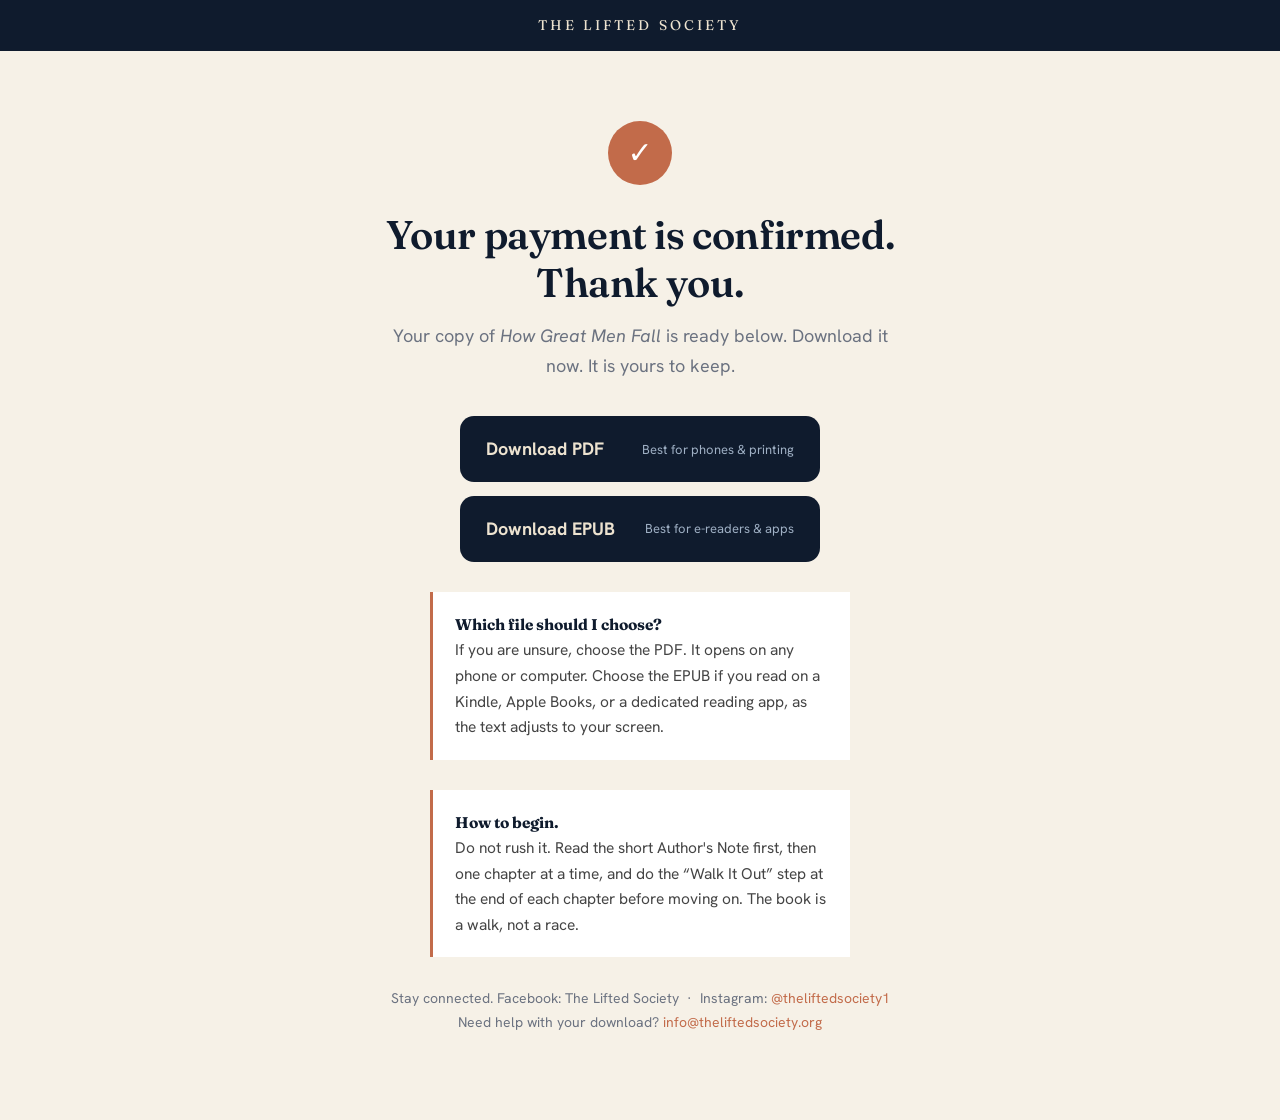
<file: how-great-men-fall/thank-you/index.html>
<!DOCTYPE html>
<html lang="en">
<head>
<meta charset="utf-8">
<meta name="viewport" content="width=device-width, initial-scale=1">
<meta name="robots" content="noindex, nofollow">
<title>Thank you | How Great Men Fall</title>
<!-- Facebook Pixel -->
<script>
!function(f,b,e,v,n,t,s)
{if(f.fbq)return;n=f.fbq=function(){n.callMethod?
n.callMethod.apply(n,arguments):n.queue.push(arguments)};
if(!f._fbq)f._fbq=n;n.push=n;n.loaded=!0;n.version='2.0';
n.queue=[];t=b.createElement(e);t.async=!0;
t.src=v;s=b.getElementsByTagName(e)[0];
s.parentNode.insertBefore(t,s)}(window, document,'script',
'https://connect.facebook.net/en_US/fbevents.js');
fbq('init', '2895366437482752');
fbq('track', 'PageView');
fbq('track', 'Purchase');
</script>
<noscript><img height="1" width="1" style="display:none"
src="https://www.facebook.com/tr?id=2895366437482752&ev=Purchase&noscript=1"/></noscript>
<!-- End Facebook Pixel -->
<link rel="preconnect" href="https://fonts.googleapis.com">
<link rel="preconnect" href="https://fonts.gstatic.com" crossorigin>
<link href="https://fonts.googleapis.com/css2?family=Fraunces:ital,opsz,wght@0,9..144,400;0,9..144,500;0,9..144,600;1,9..144,400;1,9..144,500&family=Hanken+Grotesk:wght@400;500;700&display=swap" rel="stylesheet">
<link rel="stylesheet" href="/shared/styles.css">
<style>
:root{
  --navy:#0F1B2D; --navy-soft:#16263c; --dawn:#EDE3D0;
  --ember:#C26B4A; --ember-bright:#d8794f;
  --ink:#1c2331; --paper:#f6f1e7; --muted:#6b7280;
}
html,body{background:var(--paper);color:var(--ink);}
body{font-family:"Hanken Grotesk",system-ui,sans-serif;
  font-size:18px;line-height:1.65;-webkit-font-smoothing:antialiased;}
.serif{font-family:"Fraunces",Georgia,serif;}

/* ---- top bar: brand name only, no nav (kit 5a) ---- */
.topbar{background:var(--navy);color:var(--dawn);
  text-align:center;padding:14px 20px;
  font-family:"Fraunces",serif;font-size:14px;
  letter-spacing:.22em;text-transform:uppercase;}

/* ---- HERO: the cover is the hero, full-bleed dark ---- */
.hero{background:var(--navy);color:var(--dawn);
  padding:48px 24px 72px;text-align:center;position:relative;
  overflow:hidden;}
.hero::after{content:"";position:absolute;left:0;right:0;bottom:0;
  height:180px;background:linear-gradient(to top,
  rgba(194,107,74,.18),transparent);pointer-events:none;}
.hero-cover{width:min(330px,74vw);margin:0 auto 34px;
  box-shadow:0 30px 70px -20px rgba(0,0,0,.8),
  0 0 0 1px rgba(237,227,208,.08);}
.hero-hook{font-family:"Fraunces",serif;font-size:clamp(23px,5.4vw,33px);
  line-height:1.28;font-weight:500;max-width:16ch;margin:0 auto 14px;}
.hero-sub{color:#9fb0c4;font-size:15px;font-style:italic;
  max-width:34ch;margin:0 auto 34px;}
.hero-author{font-size:13px;letter-spacing:.2em;text-transform:uppercase;
  color:#7d8 da3;}

/* ---- buttons: rounded, conspicuous, with a periodic shine sweep ---- */
.btn{position:relative;display:inline-block;
  background:var(--ember);color:#fff;
  font-weight:700;font-size:17px;letter-spacing:.02em;
  padding:19px 44px;text-decoration:none;border:0;cursor:pointer;
  border-radius:999px;overflow:hidden;
  box-shadow:0 10px 26px -6px rgba(194,107,74,.6),
    0 0 0 0 rgba(216,121,79,.5);
  transition:background .15s ease,transform .15s ease,
    box-shadow .15s ease;
  animation:btnpulse 3.4s ease-in-out infinite;}
.btn:hover{background:var(--ember-bright);transform:translateY(-2px);
  box-shadow:0 14px 32px -6px rgba(194,107,74,.75);}
.btn>*{position:relative;z-index:2;}
/* the shine: a tilted light band that sweeps across on a loop */
.btn::after{content:"";position:absolute;top:-60%;left:-75%;
  width:45%;height:220%;z-index:1;pointer-events:none;
  background:linear-gradient(115deg,
    rgba(255,255,255,0) 0%,
    rgba(255,255,255,.15) 38%,
    rgba(255,255,255,.85) 50%,
    rgba(255,255,255,.15) 62%,
    rgba(255,255,255,0) 100%);
  transform:skewX(-22deg);
  animation:btnshine 4.8s ease-in-out infinite;}
@keyframes btnshine{
  0%   {left:-75%;}
  18%  {left:135%;}
  100% {left:135%;}        /* rests off-screen between sweeps */
}
@keyframes btnpulse{
  0%,100%{box-shadow:0 10px 26px -6px rgba(194,107,74,.6),
    0 0 0 0 rgba(216,121,79,.55);}
  50%    {box-shadow:0 10px 26px -6px rgba(194,107,74,.6),
    0 0 0 9px rgba(216,121,79,0);}
}
@media(prefers-reduced-motion:reduce){
  .btn,.btn::after{animation:none;}
}
.btn-price{display:block;font-size:12px;font-weight:600;
  letter-spacing:.14em;text-transform:uppercase;opacity:.9;
  margin-top:5px;}

/* ---- narrow reading column for the intimate sections ---- */
.read{max-width:620px;margin:0 auto;padding:64px 24px;}
.read p{margin-bottom:20px;}
.read p:last-child{margin-bottom:0;}
.lead-in{font-size:13px;letter-spacing:.2em;text-transform:uppercase;
  color:var(--ember);margin-bottom:18px;}
.read h2{font-family:"Fraunces",serif;font-size:clamp(26px,5.5vw,36px);
  line-height:1.22;font-weight:600;margin-bottom:22px;}
.pull{font-family:"Fraunces",serif;font-size:22px;line-height:1.4;
  font-style:italic;color:var(--navy);
  border-left:3px solid var(--ember);padding-left:22px;margin:34px 0;}

/* ---- full-width dark band: the cost list ---- */
.band{background:var(--navy);color:var(--dawn);padding:66px 24px;}
.band-inner{max-width:640px;margin:0 auto;}
.band h2{font-family:"Fraunces",serif;font-size:clamp(26px,5.5vw,36px);
  font-weight:600;line-height:1.22;margin-bottom:8px;}
.band-kicker{font-size:13px;letter-spacing:.2em;text-transform:uppercase;
  color:var(--ember-bright);margin-bottom:18px;}
.cost{border-top:1px solid rgba(237,227,208,.16);
  padding:20px 0;display:flex;gap:18px;align-items:baseline;}
.cost:last-child{border-bottom:1px solid rgba(237,227,208,.16);}
.cost-n{font-family:"Fraunces",serif;font-size:20px;color:var(--ember-bright);
  flex:none;width:1.6em;}
.cost-t{font-weight:700;}
.cost-t span{display:block;font-weight:400;color:#9fb0c4;
  font-size:15.5px;margin-top:3px;}

/* ---- "what's inside" - offset asymmetric block ---- */
.inside{max-width:760px;margin:0 auto;padding:64px 24px;}
.inside h2{font-family:"Fraunces",serif;font-size:clamp(26px,5.5vw,36px);
  font-weight:600;margin-bottom:30px;}
.inside ul{list-style:none;margin:0;padding:0;}
.inside li{list-style:none;border-left:2px solid var(--ember);
  padding:6px 0 6px 22px;margin-bottom:22px;
  margin-left:0;}
.inside li:nth-child(even){margin-left:clamp(0px,7vw,64px);}
.inside li b{display:block;font-family:"Fraunces",serif;
  font-size:19px;margin-bottom:3px;color:var(--navy);}
.inside li span{color:#444;font-size:16.5px;}

/* ---- who this is for ---- */
.forwho{max-width:760px;margin:0 auto;padding:24px 24px 64px;}
.forwho h2{font-family:"Fraunces",serif;font-size:clamp(26px,5.5vw,36px);
  font-weight:600;margin-bottom:10px;}
.forwho-lead{color:#444;margin-bottom:34px;}
.forwho-grid{display:flex;flex-direction:column;gap:0;}
.who{display:flex;gap:18px;padding:24px 0;
  border-top:1px solid rgba(15,27,45,.14);}
.who:last-child{border-bottom:1px solid rgba(15,27,45,.14);}
.who-mark{font-family:"Fraunces",serif;font-style:italic;
  font-size:30px;color:var(--ember);flex:none;width:1.3em;
  line-height:1;}
.who-body b{font-family:"Fraunces",serif;font-size:19px;
  color:var(--navy);display:block;margin-bottom:5px;}
.who-body span{color:#444;font-size:16.5px;}

/* ---- read it together (gift band) ---- */
.together{background:var(--ember);color:#fff;padding:64px 24px;}
.together-inner{max-width:620px;margin:0 auto;}
.together-kicker{font-size:13px;letter-spacing:.2em;
  text-transform:uppercase;color:#ffe6d8;margin-bottom:16px;}
.together h2{font-family:"Fraunces",serif;
  font-size:clamp(26px,5.5vw,36px);font-weight:600;
  line-height:1.22;margin-bottom:20px;}
.together p{margin-bottom:18px;color:#fdeee6;}
.together p:last-of-type{margin-bottom:0;}
.together .why{margin:24px 0 0;}
.together .why li{display:flex;gap:12px;padding:10px 0;
  font-size:16px;border-top:1px solid rgba(255,255,255,.22);}
.together .why li:last-child{border-bottom:1px solid rgba(255,255,255,.22);}
.together .why li::before{content:"\2022";color:#fff;font-weight:700;
  flex:none;font-size:20px;line-height:1.2;}

/* ---- buy band ---- */
.buy{background:var(--navy-soft);color:var(--dawn);
  padding:70px 24px;text-align:center;}
.buy h2{font-family:"Fraunces",serif;font-size:clamp(27px,6vw,38px);
  font-weight:600;line-height:1.2;max-width:18ch;margin:0 auto 16px;}
.buy p{color:#9fb0c4;max-width:40ch;margin:0 auto 32px;font-size:16px;}
.assure{max-width:430px;margin:34px auto 0;text-align:left;
  list-style:none;padding:0;}
.assure li{list-style:none;display:flex;gap:12px;padding:9px 0;
  font-size:15px;color:#c7d2e0;}
.assure li::before{content:"\2713";color:var(--ember-bright);
  font-weight:700;flex:none;}
.steps{max-width:430px;margin:30px auto 0;text-align:left;
  font-size:15px;color:#9fb0c4;list-style:none;
  counter-reset:s;padding:0;}
.steps li{list-style:none;padding:7px 0 7px 34px;position:relative;
  counter-increment:s;}
.steps li::before{content:counter(s);position:absolute;left:0;top:6px;
  width:22px;height:22px;background:var(--ember);color:#fff;
  font-size:12px;font-weight:700;display:flex;align-items:center;
  justify-content:center;}

/* ---- closing line ---- */
.closing{background:var(--paper);text-align:center;
  padding:60px 24px;}
.closing p{font-family:"Fraunces",serif;font-style:italic;
  font-size:clamp(20px,4.6vw,26px);line-height:1.4;
  color:var(--navy);max-width:22ch;margin:0 auto;}

/* ---- footer: minimal (kit 5a) ---- */
.foot{background:var(--navy);color:#7d8da3;text-align:center;
  padding:40px 24px;font-size:13px;}
.foot .fbrand{font-family:"Fraunces",serif;color:var(--dawn);
  letter-spacing:.2em;text-transform:uppercase;font-size:14px;
  margin-bottom:8px;}
.foot a{color:var(--ember-bright);text-decoration:none;}

/* ---- sticky order bar (revealed after hero, all screens) ---- */
.sticky{position:fixed;left:0;right:0;bottom:0;z-index:50;
  background:var(--navy);border-top:1px solid rgba(237,227,208,.14);
  padding:11px 16px;display:flex;align-items:center;gap:14px;
  box-shadow:0 -8px 30px rgba(0,0,0,.4);
  transform:translateY(110%);transition:transform .25s ease;}
.sticky.show{transform:translateY(0);}
.sticky-inner{display:flex;align-items:center;gap:14px;
  width:100%;max-width:760px;margin:0 auto;}
.sticky-info{color:var(--dawn);font-size:13px;line-height:1.3;flex:1;}
.sticky-info b{font-family:"Fraunces",serif;font-size:15px;}
.sticky .btn{padding:14px 22px;font-size:14px;flex:none;}
.sticky .btn .btn-price{display:none;}
@media(min-width:880px){
  .sticky{padding:13px 24px;}
  .sticky-info{font-size:14px;}
  .sticky-info b{font-size:17px;}
  .sticky .btn{padding:15px 32px;font-size:15px;}
}
body{padding-bottom:0;}

.ty{max-width:560px;margin:0 auto;padding:70px 24px;text-align:center;}
.ty-check{width:64px;height:64px;margin:0 auto 26px;
  background:var(--ember);color:#fff;border-radius:50%;
  display:flex;align-items:center;justify-content:center;
  font-size:30px;}
.ty h1{font-family:"Fraunces",serif;font-size:clamp(28px,6vw,40px);
  font-weight:600;color:var(--navy);line-height:1.2;margin-bottom:14px;}
.ty-sub{color:var(--muted);margin-bottom:36px;}
.dl{display:flex;flex-direction:column;gap:14px;
  max-width:360px;margin:0 auto 30px;}
.dl a{background:var(--navy);color:var(--dawn);text-decoration:none;
  padding:18px 26px;display:flex;justify-content:space-between;
  align-items:center;font-weight:700;border-radius:14px;
  transition:background .15s ease,transform .15s ease;}
.dl a:hover{background:var(--navy-soft);transform:translateY(-2px);}
.dl a span{font-weight:400;font-size:13px;color:#9fb0c4;}
.ty-note{background:#fff;border-left:3px solid var(--ember);
  padding:20px 22px;text-align:left;font-size:15.5px;
  max-width:420px;margin:0 auto 30px;color:#444;}
.ty-note b{font-family:"Fraunces",serif;color:var(--navy);}
.ty-social{font-size:14px;color:var(--muted);}
.ty-social a{color:var(--ember);text-decoration:none;}
</style>
</head>
<body>

<div class="topbar">The Lifted Society</div>

<main class="ty">
  <div class="ty-check">&#10003;</div>
  <h1>Your payment is confirmed. Thank you.</h1>
  <p class="ty-sub">Your copy of <em>How Great Men Fall</em> is ready below.
  Download it now. It is yours to keep.</p>

  <div class="dl">
    <a href="https://files.theliftedsociety.org/How%20Great%20Men%20Fall%20-%20The%20Lifted%20Society.pdf">Download PDF
      <span>Best for phones &amp; printing</span></a>
    <a href="https://files.theliftedsociety.org/How%20Great%20Men%20Fall%20-%20The%20Lifted%20Society.epub">Download EPUB
      <span>Best for e-readers &amp; apps</span></a>
  </div>

  <div class="ty-note">
    <b>Which file should I choose?</b><br>
    If you are unsure, choose the PDF. It opens on any phone or
    computer. Choose the EPUB if you read on a Kindle, Apple Books, or
    a dedicated reading app, as the text adjusts to your screen.
  </div>

  <div class="ty-note">
    <b>How to begin.</b><br>
    Do not rush it. Read the short Author's Note first, then one
    chapter at a time, and do the &ldquo;Walk It Out&rdquo; step at the
    end of each chapter before moving on. The book is a walk, not a
    race.
  </div>

  <p class="ty-social">
    Stay connected. Facebook: The Lifted Society &nbsp;&middot;&nbsp;
    Instagram: <a href="https://instagram.com/theliftedsociety1">@theliftedsociety1</a>
    <br>Need help with your download?
    <a href="mailto:info@theliftedsociety.org">info@theliftedsociety.org</a>
  </p>
</main>

</body>
</html>
</file>
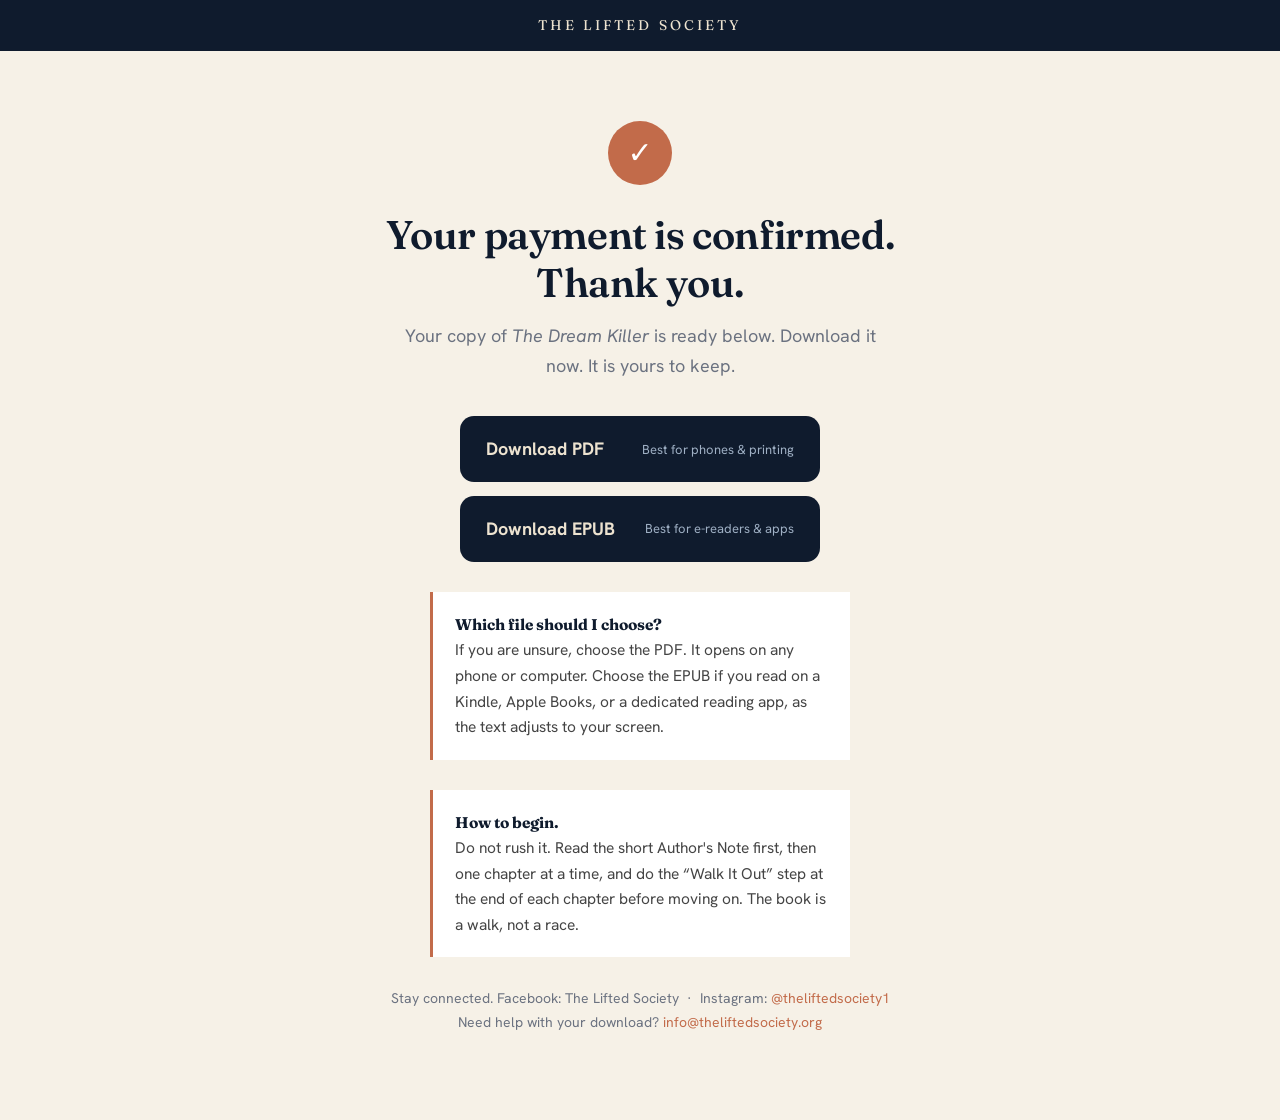
<file: the-dream-killer/thank-you/index.html>
<!DOCTYPE html>
<html lang="en">
<head>
<meta charset="utf-8">
<meta name="viewport" content="width=device-width, initial-scale=1">
<meta name="robots" content="noindex, nofollow">
<title>Thank you | The Dream Killer</title>
<!-- Facebook Pixel -->
<script>
!function(f,b,e,v,n,t,s)
{if(f.fbq)return;n=f.fbq=function(){n.callMethod?
n.callMethod.apply(n,arguments):n.queue.push(arguments)};
if(!f._fbq)f._fbq=n;n.push=n;n.loaded=!0;n.version='2.0';
n.queue=[];t=b.createElement(e);t.async=!0;
t.src=v;s=b.getElementsByTagName(e)[0];
s.parentNode.insertBefore(t,s)}(window, document,'script',
'https://connect.facebook.net/en_US/fbevents.js');
fbq('init', '2895366437482752');
fbq('track', 'PageView');
fbq('track', 'Purchase');
</script>
<noscript><img height="1" width="1" style="display:none"
src="https://www.facebook.com/tr?id=2895366437482752&ev=Purchase&noscript=1"/></noscript>
<!-- End Facebook Pixel -->
<link rel="preconnect" href="https://fonts.googleapis.com">
<link rel="preconnect" href="https://fonts.gstatic.com" crossorigin>
<link href="https://fonts.googleapis.com/css2?family=Fraunces:ital,opsz,wght@0,9..144,400;0,9..144,500;0,9..144,600;1,9..144,400;1,9..144,500&family=Hanken+Grotesk:wght@400;500;700&display=swap" rel="stylesheet">
<link rel="stylesheet" href="/shared/styles.css">
<style>
:root{
  --navy:#0F1B2D; --navy-soft:#16263c; --dawn:#EDE3D0;
  --ember:#C26B4A; --ember-bright:#d8794f;
  --ink:#1c2331; --paper:#f6f1e7; --muted:#6b7280;
}
html,body{background:var(--paper);color:var(--ink);}
body{font-family:"Hanken Grotesk",system-ui,sans-serif;
  font-size:18px;line-height:1.65;-webkit-font-smoothing:antialiased;}
.serif{font-family:"Fraunces",Georgia,serif;}

/* ---- top bar: brand name only, no nav (kit 5a) ---- */
.topbar{background:var(--navy);color:var(--dawn);
  text-align:center;padding:14px 20px;
  font-family:"Fraunces",serif;font-size:14px;
  letter-spacing:.22em;text-transform:uppercase;}

/* ---- HERO: the cover is the hero, full-bleed dark ---- */
.hero{background:var(--navy);color:var(--dawn);
  padding:48px 24px 72px;text-align:center;position:relative;
  overflow:hidden;}
.hero::after{content:"";position:absolute;left:0;right:0;bottom:0;
  height:180px;background:linear-gradient(to top,
  rgba(194,107,74,.18),transparent);pointer-events:none;}
.hero-cover{width:min(330px,74vw);margin:0 auto 34px;
  box-shadow:0 30px 70px -20px rgba(0,0,0,.8),
  0 0 0 1px rgba(237,227,208,.08);}
.hero-hook{font-family:"Fraunces",serif;font-size:clamp(23px,5.4vw,33px);
  line-height:1.28;font-weight:500;max-width:16ch;margin:0 auto 14px;}
.hero-sub{color:#9fb0c4;font-size:15px;font-style:italic;
  max-width:34ch;margin:0 auto 34px;}
.hero-author{font-size:13px;letter-spacing:.2em;text-transform:uppercase;
  color:#7d8 da3;}

/* ---- buttons: rounded, conspicuous, with a periodic shine sweep ---- */
.btn{position:relative;display:inline-block;
  background:var(--ember);color:#fff;
  font-weight:700;font-size:17px;letter-spacing:.02em;
  padding:19px 44px;text-decoration:none;border:0;cursor:pointer;
  border-radius:999px;overflow:hidden;
  box-shadow:0 10px 26px -6px rgba(194,107,74,.6),
    0 0 0 0 rgba(216,121,79,.5);
  transition:background .15s ease,transform .15s ease,
    box-shadow .15s ease;
  animation:btnpulse 3.4s ease-in-out infinite;}
.btn:hover{background:var(--ember-bright);transform:translateY(-2px);
  box-shadow:0 14px 32px -6px rgba(194,107,74,.75);}
.btn>*{position:relative;z-index:2;}
/* the shine: a tilted light band that sweeps across on a loop */
.btn::after{content:"";position:absolute;top:-60%;left:-75%;
  width:45%;height:220%;z-index:1;pointer-events:none;
  background:linear-gradient(115deg,
    rgba(255,255,255,0) 0%,
    rgba(255,255,255,.15) 38%,
    rgba(255,255,255,.85) 50%,
    rgba(255,255,255,.15) 62%,
    rgba(255,255,255,0) 100%);
  transform:skewX(-22deg);
  animation:btnshine 4.8s ease-in-out infinite;}
@keyframes btnshine{
  0%   {left:-75%;}
  18%  {left:135%;}
  100% {left:135%;}        /* rests off-screen between sweeps */
}
@keyframes btnpulse{
  0%,100%{box-shadow:0 10px 26px -6px rgba(194,107,74,.6),
    0 0 0 0 rgba(216,121,79,.55);}
  50%    {box-shadow:0 10px 26px -6px rgba(194,107,74,.6),
    0 0 0 9px rgba(216,121,79,0);}
}
@media(prefers-reduced-motion:reduce){
  .btn,.btn::after{animation:none;}
}
.btn-price{display:block;font-size:12px;font-weight:600;
  letter-spacing:.14em;text-transform:uppercase;opacity:.9;
  margin-top:5px;}

/* ---- narrow reading column for the intimate sections ---- */
.read{max-width:620px;margin:0 auto;padding:64px 24px;}
.read p{margin-bottom:20px;}
.read p:last-child{margin-bottom:0;}
.lead-in{font-size:13px;letter-spacing:.2em;text-transform:uppercase;
  color:var(--ember);margin-bottom:18px;}
.read h2{font-family:"Fraunces",serif;font-size:clamp(26px,5.5vw,36px);
  line-height:1.22;font-weight:600;margin-bottom:22px;}
.pull{font-family:"Fraunces",serif;font-size:22px;line-height:1.4;
  font-style:italic;color:var(--navy);
  border-left:3px solid var(--ember);padding-left:22px;margin:34px 0;}

/* ---- full-width dark band: the cost list ---- */
.band{background:var(--navy);color:var(--dawn);padding:66px 24px;}
.band-inner{max-width:640px;margin:0 auto;}
.band h2{font-family:"Fraunces",serif;font-size:clamp(26px,5.5vw,36px);
  font-weight:600;line-height:1.22;margin-bottom:8px;}
.band-kicker{font-size:13px;letter-spacing:.2em;text-transform:uppercase;
  color:var(--ember-bright);margin-bottom:18px;}
.cost{border-top:1px solid rgba(237,227,208,.16);
  padding:20px 0;display:flex;gap:18px;align-items:baseline;}
.cost:last-child{border-bottom:1px solid rgba(237,227,208,.16);}
.cost-n{font-family:"Fraunces",serif;font-size:20px;color:var(--ember-bright);
  flex:none;width:1.6em;}
.cost-t{font-weight:700;}
.cost-t span{display:block;font-weight:400;color:#9fb0c4;
  font-size:15.5px;margin-top:3px;}

/* ---- "what's inside" - offset asymmetric block ---- */
.inside{max-width:760px;margin:0 auto;padding:64px 24px;}
.inside h2{font-family:"Fraunces",serif;font-size:clamp(26px,5.5vw,36px);
  font-weight:600;margin-bottom:30px;}
.inside ul{list-style:none;margin:0;padding:0;}
.inside li{list-style:none;border-left:2px solid var(--ember);
  padding:6px 0 6px 22px;margin-bottom:22px;
  margin-left:0;}
.inside li:nth-child(even){margin-left:clamp(0px,7vw,64px);}
.inside li b{display:block;font-family:"Fraunces",serif;
  font-size:19px;margin-bottom:3px;color:var(--navy);}
.inside li span{color:#444;font-size:16.5px;}

/* ---- who this is for ---- */
.forwho{max-width:760px;margin:0 auto;padding:24px 24px 64px;}
.forwho h2{font-family:"Fraunces",serif;font-size:clamp(26px,5.5vw,36px);
  font-weight:600;margin-bottom:10px;}
.forwho-lead{color:#444;margin-bottom:34px;}
.forwho-grid{display:flex;flex-direction:column;gap:0;}
.who{display:flex;gap:18px;padding:24px 0;
  border-top:1px solid rgba(15,27,45,.14);}
.who:last-child{border-bottom:1px solid rgba(15,27,45,.14);}
.who-mark{font-family:"Fraunces",serif;font-style:italic;
  font-size:30px;color:var(--ember);flex:none;width:1.3em;
  line-height:1;}
.who-body b{font-family:"Fraunces",serif;font-size:19px;
  color:var(--navy);display:block;margin-bottom:5px;}
.who-body span{color:#444;font-size:16.5px;}

/* ---- read it together (gift band) ---- */
.together{background:var(--ember);color:#fff;padding:64px 24px;}
.together-inner{max-width:620px;margin:0 auto;}
.together-kicker{font-size:13px;letter-spacing:.2em;
  text-transform:uppercase;color:#ffe6d8;margin-bottom:16px;}
.together h2{font-family:"Fraunces",serif;
  font-size:clamp(26px,5.5vw,36px);font-weight:600;
  line-height:1.22;margin-bottom:20px;}
.together p{margin-bottom:18px;color:#fdeee6;}
.together p:last-of-type{margin-bottom:0;}
.together .why{margin:24px 0 0;}
.together .why li{display:flex;gap:12px;padding:10px 0;
  font-size:16px;border-top:1px solid rgba(255,255,255,.22);}
.together .why li:last-child{border-bottom:1px solid rgba(255,255,255,.22);}
.together .why li::before{content:"\2022";color:#fff;font-weight:700;
  flex:none;font-size:20px;line-height:1.2;}

/* ---- buy band ---- */
.buy{background:var(--navy-soft);color:var(--dawn);
  padding:70px 24px;text-align:center;}
.buy h2{font-family:"Fraunces",serif;font-size:clamp(27px,6vw,38px);
  font-weight:600;line-height:1.2;max-width:18ch;margin:0 auto 16px;}
.buy p{color:#9fb0c4;max-width:40ch;margin:0 auto 32px;font-size:16px;}
.assure{max-width:430px;margin:34px auto 0;text-align:left;
  list-style:none;padding:0;}
.assure li{list-style:none;display:flex;gap:12px;padding:9px 0;
  font-size:15px;color:#c7d2e0;}
.assure li::before{content:"\2713";color:var(--ember-bright);
  font-weight:700;flex:none;}
.steps{max-width:430px;margin:30px auto 0;text-align:left;
  font-size:15px;color:#9fb0c4;list-style:none;
  counter-reset:s;padding:0;}
.steps li{list-style:none;padding:7px 0 7px 34px;position:relative;
  counter-increment:s;}
.steps li::before{content:counter(s);position:absolute;left:0;top:6px;
  width:22px;height:22px;background:var(--ember);color:#fff;
  font-size:12px;font-weight:700;display:flex;align-items:center;
  justify-content:center;}

/* ---- closing line ---- */
.closing{background:var(--paper);text-align:center;
  padding:60px 24px;}
.closing p{font-family:"Fraunces",serif;font-style:italic;
  font-size:clamp(20px,4.6vw,26px);line-height:1.4;
  color:var(--navy);max-width:22ch;margin:0 auto;}

/* ---- footer: minimal (kit 5a) ---- */
.foot{background:var(--navy);color:#7d8da3;text-align:center;
  padding:40px 24px;font-size:13px;}
.foot .fbrand{font-family:"Fraunces",serif;color:var(--dawn);
  letter-spacing:.2em;text-transform:uppercase;font-size:14px;
  margin-bottom:8px;}
.foot a{color:var(--ember-bright);text-decoration:none;}

/* ---- sticky order bar (revealed after hero, all screens) ---- */
.sticky{position:fixed;left:0;right:0;bottom:0;z-index:50;
  background:var(--navy);border-top:1px solid rgba(237,227,208,.14);
  padding:11px 16px;display:flex;align-items:center;gap:14px;
  box-shadow:0 -8px 30px rgba(0,0,0,.4);
  transform:translateY(110%);transition:transform .25s ease;}
.sticky.show{transform:translateY(0);}
.sticky-inner{display:flex;align-items:center;gap:14px;
  width:100%;max-width:760px;margin:0 auto;}
.sticky-info{color:var(--dawn);font-size:13px;line-height:1.3;flex:1;}
.sticky-info b{font-family:"Fraunces",serif;font-size:15px;}
.sticky .btn{padding:14px 22px;font-size:14px;flex:none;}
.sticky .btn .btn-price{display:none;}
@media(min-width:880px){
  .sticky{padding:13px 24px;}
  .sticky-info{font-size:14px;}
  .sticky-info b{font-size:17px;}
  .sticky .btn{padding:15px 32px;font-size:15px;}
}
body{padding-bottom:0;}

.ty{max-width:560px;margin:0 auto;padding:70px 24px;text-align:center;}
.ty-check{width:64px;height:64px;margin:0 auto 26px;
  background:var(--ember);color:#fff;border-radius:50%;
  display:flex;align-items:center;justify-content:center;
  font-size:30px;}
.ty h1{font-family:"Fraunces",serif;font-size:clamp(28px,6vw,40px);
  font-weight:600;color:var(--navy);line-height:1.2;margin-bottom:14px;}
.ty-sub{color:var(--muted);margin-bottom:36px;}
.dl{display:flex;flex-direction:column;gap:14px;
  max-width:360px;margin:0 auto 30px;}
.dl a{background:var(--navy);color:var(--dawn);text-decoration:none;
  padding:18px 26px;display:flex;justify-content:space-between;
  align-items:center;font-weight:700;border-radius:14px;
  transition:background .15s ease,transform .15s ease;}
.dl a:hover{background:var(--navy-soft);transform:translateY(-2px);}
.dl a span{font-weight:400;font-size:13px;color:#9fb0c4;}
.ty-note{background:#fff;border-left:3px solid var(--ember);
  padding:20px 22px;text-align:left;font-size:15.5px;
  max-width:420px;margin:0 auto 30px;color:#444;}
.ty-note b{font-family:"Fraunces",serif;color:var(--navy);}
.ty-social{font-size:14px;color:var(--muted);}
.ty-social a{color:var(--ember);text-decoration:none;}
</style>
</head>
<body>

<div class="topbar">The Lifted Society</div>

<main class="ty">
  <div class="ty-check">&#10003;</div>
  <h1>Your payment is confirmed. Thank you.</h1>
  <p class="ty-sub">Your copy of <em>The Dream Killer</em> is ready below.
  Download it now. It is yours to keep.</p>

  <div class="dl">
    <a href="https://files.theliftedsociety.org/The%20Dream%20Killer%20-%20The%20Lifted%20Society.pdf">Download PDF
      <span>Best for phones &amp; printing</span></a>
    <a href="https://files.theliftedsociety.org/The%20Dream%20Killer%20-%20The%20Lifted%20Society.epub">Download EPUB
      <span>Best for e-readers &amp; apps</span></a>
  </div>

  <div class="ty-note">
    <b>Which file should I choose?</b><br>
    If you are unsure, choose the PDF. It opens on any phone or
    computer. Choose the EPUB if you read on a Kindle, Apple Books, or
    a dedicated reading app, as the text adjusts to your screen.
  </div>

  <div class="ty-note">
    <b>How to begin.</b><br>
    Do not rush it. Read the short Author's Note first, then one
    chapter at a time, and do the &ldquo;Walk It Out&rdquo; step at the
    end of each chapter before moving on. The book is a walk, not a
    race.
  </div>

  <p class="ty-social">
    Stay connected. Facebook: The Lifted Society &nbsp;&middot;&nbsp;
    Instagram: <a href="https://instagram.com/theliftedsociety1">@theliftedsociety1</a>
    <br>Need help with your download?
    <a href="mailto:info@theliftedsociety.org">info@theliftedsociety.org</a>
  </p>
</main>

</body>
</html>
</file>
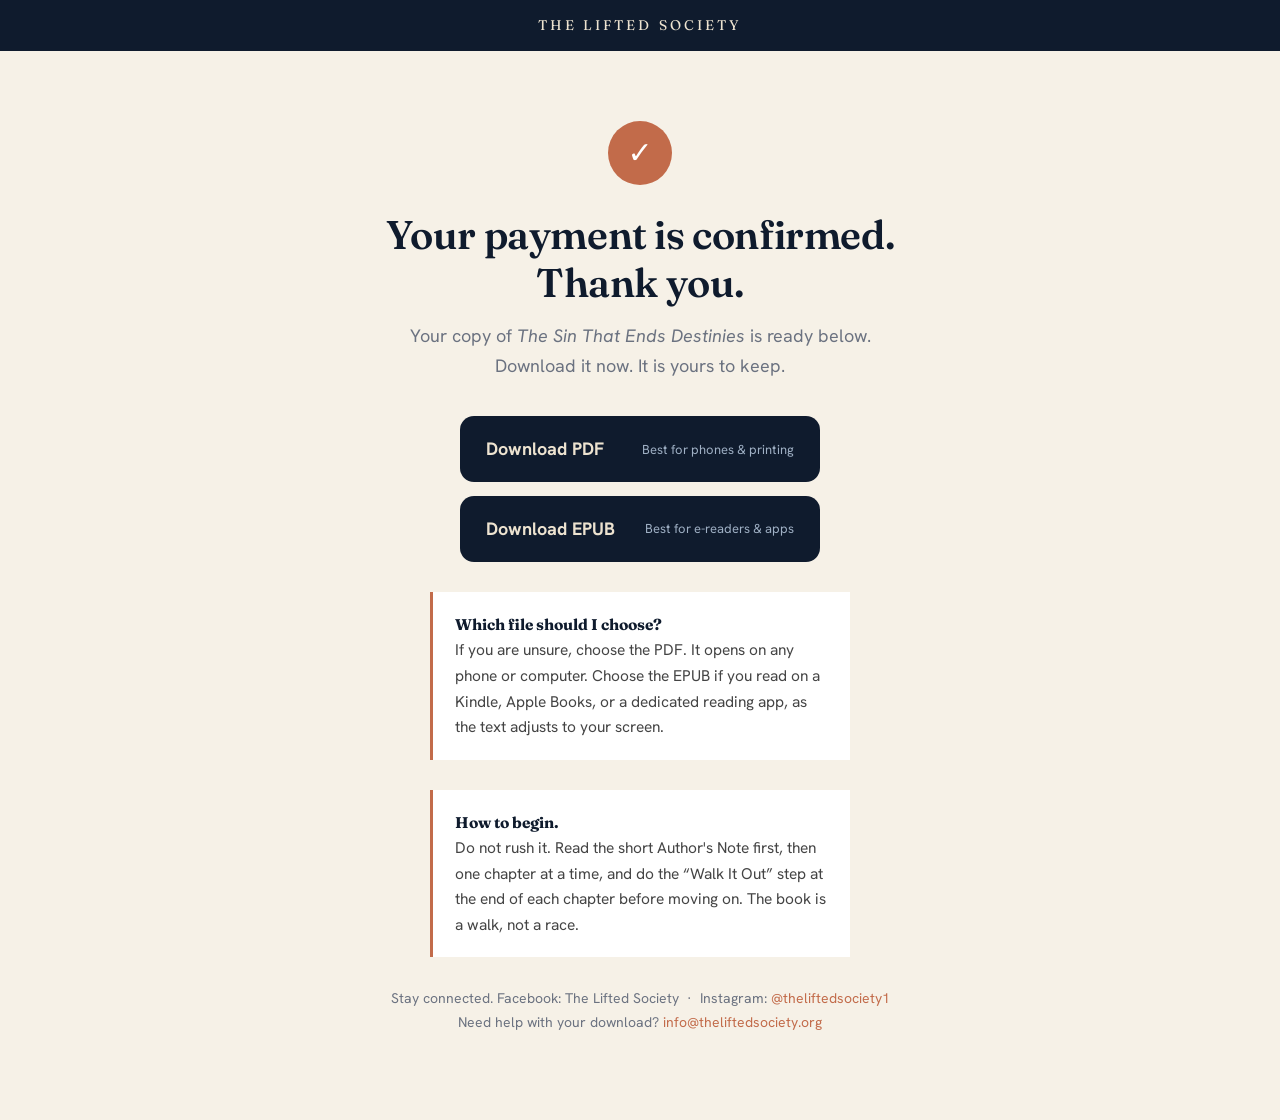
<file: the-sin-that-ends-destinies/thank-you/index.html>
<!DOCTYPE html>
<html lang="en">
<head>
<meta charset="utf-8">
<meta name="viewport" content="width=device-width, initial-scale=1">
<meta name="robots" content="noindex, nofollow">
<title>Thank you | The Sin That Ends Destinies</title>
<!-- Facebook Pixel -->
<script>
!function(f,b,e,v,n,t,s)
{if(f.fbq)return;n=f.fbq=function(){n.callMethod?
n.callMethod.apply(n,arguments):n.queue.push(arguments)};
if(!f._fbq)f._fbq=n;n.push=n;n.loaded=!0;n.version='2.0';
n.queue=[];t=b.createElement(e);t.async=!0;
t.src=v;s=b.getElementsByTagName(e)[0];
s.parentNode.insertBefore(t,s)}(window, document,'script',
'https://connect.facebook.net/en_US/fbevents.js');
fbq('init', '2895366437482752');
fbq('track', 'PageView');
fbq('track', 'Purchase');
</script>
<noscript><img height="1" width="1" style="display:none"
src="https://www.facebook.com/tr?id=2895366437482752&ev=Purchase&noscript=1"/></noscript>
<!-- End Facebook Pixel -->
<link rel="preconnect" href="https://fonts.googleapis.com">
<link rel="preconnect" href="https://fonts.gstatic.com" crossorigin>
<link href="https://fonts.googleapis.com/css2?family=Fraunces:ital,opsz,wght@0,9..144,400;0,9..144,500;0,9..144,600;1,9..144,400;1,9..144,500&family=Hanken+Grotesk:wght@400;500;700&display=swap" rel="stylesheet">
<link rel="stylesheet" href="/shared/styles.css">
<style>
:root{
  --navy:#0F1B2D; --navy-soft:#16263c; --dawn:#EDE3D0;
  --ember:#C26B4A; --ember-bright:#d8794f;
  --ink:#1c2331; --paper:#f6f1e7; --muted:#6b7280;
}
html,body{background:var(--paper);color:var(--ink);}
body{font-family:"Hanken Grotesk",system-ui,sans-serif;
  font-size:18px;line-height:1.65;-webkit-font-smoothing:antialiased;}
.serif{font-family:"Fraunces",Georgia,serif;}

/* ---- top bar: brand name only, no nav (kit 5a) ---- */
.topbar{background:var(--navy);color:var(--dawn);
  text-align:center;padding:14px 20px;
  font-family:"Fraunces",serif;font-size:14px;
  letter-spacing:.22em;text-transform:uppercase;}

/* ---- HERO: the cover is the hero, full-bleed dark ---- */
.hero{background:var(--navy);color:var(--dawn);
  padding:48px 24px 72px;text-align:center;position:relative;
  overflow:hidden;}
.hero::after{content:"";position:absolute;left:0;right:0;bottom:0;
  height:180px;background:linear-gradient(to top,
  rgba(194,107,74,.18),transparent);pointer-events:none;}
.hero-cover{width:min(330px,74vw);margin:0 auto 34px;
  box-shadow:0 30px 70px -20px rgba(0,0,0,.8),
  0 0 0 1px rgba(237,227,208,.08);}
.hero-hook{font-family:"Fraunces",serif;font-size:clamp(23px,5.4vw,33px);
  line-height:1.28;font-weight:500;max-width:16ch;margin:0 auto 14px;}
.hero-sub{color:#9fb0c4;font-size:15px;font-style:italic;
  max-width:34ch;margin:0 auto 34px;}
.hero-author{font-size:13px;letter-spacing:.2em;text-transform:uppercase;
  color:#7d8 da3;}

/* ---- buttons: rounded, conspicuous, with a periodic shine sweep ---- */
.btn{position:relative;display:inline-block;
  background:var(--ember);color:#fff;
  font-weight:700;font-size:17px;letter-spacing:.02em;
  padding:19px 44px;text-decoration:none;border:0;cursor:pointer;
  border-radius:999px;overflow:hidden;
  box-shadow:0 10px 26px -6px rgba(194,107,74,.6),
    0 0 0 0 rgba(216,121,79,.5);
  transition:background .15s ease,transform .15s ease,
    box-shadow .15s ease;
  animation:btnpulse 3.4s ease-in-out infinite;}
.btn:hover{background:var(--ember-bright);transform:translateY(-2px);
  box-shadow:0 14px 32px -6px rgba(194,107,74,.75);}
.btn>*{position:relative;z-index:2;}
/* the shine: a tilted light band that sweeps across on a loop */
.btn::after{content:"";position:absolute;top:-60%;left:-75%;
  width:45%;height:220%;z-index:1;pointer-events:none;
  background:linear-gradient(115deg,
    rgba(255,255,255,0) 0%,
    rgba(255,255,255,.15) 38%,
    rgba(255,255,255,.85) 50%,
    rgba(255,255,255,.15) 62%,
    rgba(255,255,255,0) 100%);
  transform:skewX(-22deg);
  animation:btnshine 4.8s ease-in-out infinite;}
@keyframes btnshine{
  0%   {left:-75%;}
  18%  {left:135%;}
  100% {left:135%;}        /* rests off-screen between sweeps */
}
@keyframes btnpulse{
  0%,100%{box-shadow:0 10px 26px -6px rgba(194,107,74,.6),
    0 0 0 0 rgba(216,121,79,.55);}
  50%    {box-shadow:0 10px 26px -6px rgba(194,107,74,.6),
    0 0 0 9px rgba(216,121,79,0);}
}
@media(prefers-reduced-motion:reduce){
  .btn,.btn::after{animation:none;}
}
.btn-price{display:block;font-size:12px;font-weight:600;
  letter-spacing:.14em;text-transform:uppercase;opacity:.9;
  margin-top:5px;}

/* ---- narrow reading column for the intimate sections ---- */
.read{max-width:620px;margin:0 auto;padding:64px 24px;}
.read p{margin-bottom:20px;}
.read p:last-child{margin-bottom:0;}
.lead-in{font-size:13px;letter-spacing:.2em;text-transform:uppercase;
  color:var(--ember);margin-bottom:18px;}
.read h2{font-family:"Fraunces",serif;font-size:clamp(26px,5.5vw,36px);
  line-height:1.22;font-weight:600;margin-bottom:22px;}
.pull{font-family:"Fraunces",serif;font-size:22px;line-height:1.4;
  font-style:italic;color:var(--navy);
  border-left:3px solid var(--ember);padding-left:22px;margin:34px 0;}

/* ---- full-width dark band: the cost list ---- */
.band{background:var(--navy);color:var(--dawn);padding:66px 24px;}
.band-inner{max-width:640px;margin:0 auto;}
.band h2{font-family:"Fraunces",serif;font-size:clamp(26px,5.5vw,36px);
  font-weight:600;line-height:1.22;margin-bottom:8px;}
.band-kicker{font-size:13px;letter-spacing:.2em;text-transform:uppercase;
  color:var(--ember-bright);margin-bottom:18px;}
.cost{border-top:1px solid rgba(237,227,208,.16);
  padding:20px 0;display:flex;gap:18px;align-items:baseline;}
.cost:last-child{border-bottom:1px solid rgba(237,227,208,.16);}
.cost-n{font-family:"Fraunces",serif;font-size:20px;color:var(--ember-bright);
  flex:none;width:1.6em;}
.cost-t{font-weight:700;}
.cost-t span{display:block;font-weight:400;color:#9fb0c4;
  font-size:15.5px;margin-top:3px;}

/* ---- "what's inside" - offset asymmetric block ---- */
.inside{max-width:760px;margin:0 auto;padding:64px 24px;}
.inside h2{font-family:"Fraunces",serif;font-size:clamp(26px,5.5vw,36px);
  font-weight:600;margin-bottom:30px;}
.inside ul{list-style:none;margin:0;padding:0;}
.inside li{list-style:none;border-left:2px solid var(--ember);
  padding:6px 0 6px 22px;margin-bottom:22px;
  margin-left:0;}
.inside li:nth-child(even){margin-left:clamp(0px,7vw,64px);}
.inside li b{display:block;font-family:"Fraunces",serif;
  font-size:19px;margin-bottom:3px;color:var(--navy);}
.inside li span{color:#444;font-size:16.5px;}

/* ---- who this is for ---- */
.forwho{max-width:760px;margin:0 auto;padding:24px 24px 64px;}
.forwho h2{font-family:"Fraunces",serif;font-size:clamp(26px,5.5vw,36px);
  font-weight:600;margin-bottom:10px;}
.forwho-lead{color:#444;margin-bottom:34px;}
.forwho-grid{display:flex;flex-direction:column;gap:0;}
.who{display:flex;gap:18px;padding:24px 0;
  border-top:1px solid rgba(15,27,45,.14);}
.who:last-child{border-bottom:1px solid rgba(15,27,45,.14);}
.who-mark{font-family:"Fraunces",serif;font-style:italic;
  font-size:30px;color:var(--ember);flex:none;width:1.3em;
  line-height:1;}
.who-body b{font-family:"Fraunces",serif;font-size:19px;
  color:var(--navy);display:block;margin-bottom:5px;}
.who-body span{color:#444;font-size:16.5px;}

/* ---- read it together (gift band) ---- */
.together{background:var(--ember);color:#fff;padding:64px 24px;}
.together-inner{max-width:620px;margin:0 auto;}
.together-kicker{font-size:13px;letter-spacing:.2em;
  text-transform:uppercase;color:#ffe6d8;margin-bottom:16px;}
.together h2{font-family:"Fraunces",serif;
  font-size:clamp(26px,5.5vw,36px);font-weight:600;
  line-height:1.22;margin-bottom:20px;}
.together p{margin-bottom:18px;color:#fdeee6;}
.together p:last-of-type{margin-bottom:0;}
.together .why{margin:24px 0 0;}
.together .why li{display:flex;gap:12px;padding:10px 0;
  font-size:16px;border-top:1px solid rgba(255,255,255,.22);}
.together .why li:last-child{border-bottom:1px solid rgba(255,255,255,.22);}
.together .why li::before{content:"\2022";color:#fff;font-weight:700;
  flex:none;font-size:20px;line-height:1.2;}

/* ---- buy band ---- */
.buy{background:var(--navy-soft);color:var(--dawn);
  padding:70px 24px;text-align:center;}
.buy h2{font-family:"Fraunces",serif;font-size:clamp(27px,6vw,38px);
  font-weight:600;line-height:1.2;max-width:18ch;margin:0 auto 16px;}
.buy p{color:#9fb0c4;max-width:40ch;margin:0 auto 32px;font-size:16px;}
.assure{max-width:430px;margin:34px auto 0;text-align:left;
  list-style:none;padding:0;}
.assure li{list-style:none;display:flex;gap:12px;padding:9px 0;
  font-size:15px;color:#c7d2e0;}
.assure li::before{content:"\2713";color:var(--ember-bright);
  font-weight:700;flex:none;}
.steps{max-width:430px;margin:30px auto 0;text-align:left;
  font-size:15px;color:#9fb0c4;list-style:none;
  counter-reset:s;padding:0;}
.steps li{list-style:none;padding:7px 0 7px 34px;position:relative;
  counter-increment:s;}
.steps li::before{content:counter(s);position:absolute;left:0;top:6px;
  width:22px;height:22px;background:var(--ember);color:#fff;
  font-size:12px;font-weight:700;display:flex;align-items:center;
  justify-content:center;}

/* ---- closing line ---- */
.closing{background:var(--paper);text-align:center;
  padding:60px 24px;}
.closing p{font-family:"Fraunces",serif;font-style:italic;
  font-size:clamp(20px,4.6vw,26px);line-height:1.4;
  color:var(--navy);max-width:22ch;margin:0 auto;}

/* ---- footer: minimal (kit 5a) ---- */
.foot{background:var(--navy);color:#7d8da3;text-align:center;
  padding:40px 24px;font-size:13px;}
.foot .fbrand{font-family:"Fraunces",serif;color:var(--dawn);
  letter-spacing:.2em;text-transform:uppercase;font-size:14px;
  margin-bottom:8px;}
.foot a{color:var(--ember-bright);text-decoration:none;}

/* ---- sticky order bar (revealed after hero, all screens) ---- */
.sticky{position:fixed;left:0;right:0;bottom:0;z-index:50;
  background:var(--navy);border-top:1px solid rgba(237,227,208,.14);
  padding:11px 16px;display:flex;align-items:center;gap:14px;
  box-shadow:0 -8px 30px rgba(0,0,0,.4);
  transform:translateY(110%);transition:transform .25s ease;}
.sticky.show{transform:translateY(0);}
.sticky-inner{display:flex;align-items:center;gap:14px;
  width:100%;max-width:760px;margin:0 auto;}
.sticky-info{color:var(--dawn);font-size:13px;line-height:1.3;flex:1;}
.sticky-info b{font-family:"Fraunces",serif;font-size:15px;}
.sticky .btn{padding:14px 22px;font-size:14px;flex:none;}
.sticky .btn .btn-price{display:none;}
@media(min-width:880px){
  .sticky{padding:13px 24px;}
  .sticky-info{font-size:14px;}
  .sticky-info b{font-size:17px;}
  .sticky .btn{padding:15px 32px;font-size:15px;}
}
body{padding-bottom:0;}

.ty{max-width:560px;margin:0 auto;padding:70px 24px;text-align:center;}
.ty-check{width:64px;height:64px;margin:0 auto 26px;
  background:var(--ember);color:#fff;border-radius:50%;
  display:flex;align-items:center;justify-content:center;
  font-size:30px;}
.ty h1{font-family:"Fraunces",serif;font-size:clamp(28px,6vw,40px);
  font-weight:600;color:var(--navy);line-height:1.2;margin-bottom:14px;}
.ty-sub{color:var(--muted);margin-bottom:36px;}
.dl{display:flex;flex-direction:column;gap:14px;
  max-width:360px;margin:0 auto 30px;}
.dl a{background:var(--navy);color:var(--dawn);text-decoration:none;
  padding:18px 26px;display:flex;justify-content:space-between;
  align-items:center;font-weight:700;border-radius:14px;
  transition:background .15s ease,transform .15s ease;}
.dl a:hover{background:var(--navy-soft);transform:translateY(-2px);}
.dl a span{font-weight:400;font-size:13px;color:#9fb0c4;}
.ty-note{background:#fff;border-left:3px solid var(--ember);
  padding:20px 22px;text-align:left;font-size:15.5px;
  max-width:420px;margin:0 auto 30px;color:#444;}
.ty-note b{font-family:"Fraunces",serif;color:var(--navy);}
.ty-social{font-size:14px;color:var(--muted);}
.ty-social a{color:var(--ember);text-decoration:none;}
</style>
</head>
<body>

<div class="topbar">The Lifted Society</div>

<main class="ty">
  <div class="ty-check">&#10003;</div>
  <h1>Your payment is confirmed. Thank you.</h1>
  <p class="ty-sub">Your copy of <em>The Sin That Ends Destinies</em> is ready below.
  Download it now. It is yours to keep.</p>

  <div class="dl">
    <a href="https://files.theliftedsociety.org/The%20Sin%20That%20Ends%20Destinies%20-%20The%20Lifted%20Society.pdf">Download PDF
      <span>Best for phones &amp; printing</span></a>
    <a href="https://files.theliftedsociety.org/The%20Sin%20That%20Ends%20Destinies%20-%20The%20Lifted%20Society.epub">Download EPUB
      <span>Best for e-readers &amp; apps</span></a>
  </div>

  <div class="ty-note">
    <b>Which file should I choose?</b><br>
    If you are unsure, choose the PDF. It opens on any phone or
    computer. Choose the EPUB if you read on a Kindle, Apple Books, or
    a dedicated reading app, as the text adjusts to your screen.
  </div>

  <div class="ty-note">
    <b>How to begin.</b><br>
    Do not rush it. Read the short Author's Note first, then one
    chapter at a time, and do the &ldquo;Walk It Out&rdquo; step at the
    end of each chapter before moving on. The book is a walk, not a
    race.
  </div>

  <p class="ty-social">
    Stay connected. Facebook: The Lifted Society &nbsp;&middot;&nbsp;
    Instagram: <a href="https://instagram.com/theliftedsociety1">@theliftedsociety1</a>
    <br>Need help with your download?
    <a href="mailto:info@theliftedsociety.org">info@theliftedsociety.org</a>
  </p>
</main>

</body>
</html>
</file>
<file: shared/styles.css>
/* ============================================
   THE LIFTED SOCIETY — SHARED STYLES
   ============================================ */

:root {
    /* Color palette */
    --green-deep: #1a3d2e;
    --green-darker: #122a20;
    --green-soft: #2a5240;
    --gold: #c9a14a;
    --gold-bright: #e0b85c;
    --gold-soft: #d4b366;
    --cream: #f5f0e6;
    --cream-warm: #ebe3d2;
    --white: #ffffff;
    --text-dark: #1a1a1a;
    --text-muted: #5a5a5a;
    --shadow-soft: 0 4px 20px rgba(26, 61, 46, 0.08);
    --shadow-medium: 0 8px 32px rgba(26, 61, 46, 0.15);
    --shadow-strong: 0 16px 48px rgba(26, 61, 46, 0.25);
}

/* Reset & base */
*, *::before, *::after {
    box-sizing: border-box;
    margin: 0;
    padding: 0;
}

html {
    scroll-behavior: smooth;
    -webkit-font-smoothing: antialiased;
    -moz-osx-font-smoothing: grayscale;
}

body {
    font-family: 'Inter', -apple-system, BlinkMacSystemFont, 'Segoe UI', Roboto, sans-serif;
    font-size: 17px;
    line-height: 1.65;
    color: var(--text-dark);
    background: var(--cream);
    overflow-x: hidden;
}

/* Typography */
h1, h2, h3, h4 {
    font-family: 'Cormorant Garamond', Georgia, serif;
    font-weight: 600;
    line-height: 1.15;
    letter-spacing: -0.01em;
}

h1 { font-size: clamp(2.4rem, 6vw, 4.2rem); }
h2 { font-size: clamp(1.9rem, 4.5vw, 3rem); }
h3 { font-size: clamp(1.4rem, 3vw, 1.9rem); }
h4 { font-size: clamp(1.1rem, 2vw, 1.3rem); }

p { margin-bottom: 1.2em; }

a {
    color: inherit;
    text-decoration: none;
    transition: opacity 0.2s ease;
}

a:hover { opacity: 0.75; }

/* Layout utilities */
.container {
    max-width: 1140px;
    margin: 0 auto;
    padding: 0 24px;
}

.container-narrow {
    max-width: 760px;
    margin: 0 auto;
    padding: 0 24px;
}

.section {
    padding: 80px 0;
}

.section-tight {
    padding: 56px 0;
}

@media (min-width: 768px) {
    .section { padding: 120px 0; }
    .section-tight { padding: 80px 0; }
}

/* Color variants */
.bg-green { background: var(--green-deep); color: var(--cream); }
.bg-green-darker { background: var(--green-darker); color: var(--cream); }
.bg-cream { background: var(--cream); color: var(--text-dark); }
.bg-cream-warm { background: var(--cream-warm); color: var(--text-dark); }
.bg-white { background: var(--white); color: var(--text-dark); }

.text-gold { color: var(--gold); }

/* Buttons */
.btn {
    display: inline-block;
    padding: 18px 38px;
    font-family: 'Inter', sans-serif;
    font-size: 17px;
    font-weight: 600;
    letter-spacing: 0.04em;
    text-transform: uppercase;
    border-radius: 4px;
    cursor: pointer;
    transition: all 0.25s ease;
    text-decoration: none;
    border: 2px solid transparent;
    line-height: 1;
}

.btn-primary {
    background: var(--gold);
    color: var(--green-deep);
    box-shadow: var(--shadow-medium);
}

.btn-primary:hover {
    background: var(--gold-bright);
    transform: translateY(-2px);
    box-shadow: var(--shadow-strong);
    opacity: 1;
}

.btn-secondary {
    background: transparent;
    color: var(--cream);
    border-color: var(--gold);
}

.btn-secondary:hover {
    background: var(--gold);
    color: var(--green-deep);
    opacity: 1;
}

.btn-dark {
    background: var(--green-deep);
    color: var(--cream);
}

.btn-dark:hover {
    background: var(--green-darker);
    transform: translateY(-2px);
    opacity: 1;
}

.btn-large {
    padding: 22px 48px;
    font-size: 18px;
}

/* Navigation */
.nav {
    padding: 24px 0;
    background: var(--green-deep);
    color: var(--cream);
    border-bottom: 1px solid rgba(201, 161, 74, 0.15);
}

.nav-container {
    max-width: 1140px;
    margin: 0 auto;
    padding: 0 24px;
    display: flex;
    justify-content: space-between;
    align-items: center;
    flex-wrap: wrap;
    gap: 16px;
}

.nav-brand {
    font-family: 'Cormorant Garamond', Georgia, serif;
    font-size: 22px;
    font-weight: 600;
    letter-spacing: 0.02em;
    color: var(--cream);
}

.nav-brand .accent {
    color: var(--gold);
}

.nav-links {
    display: flex;
    gap: 32px;
    list-style: none;
    align-items: center;
}

.nav-links a {
    color: var(--cream);
    font-size: 15px;
    font-weight: 500;
    letter-spacing: 0.02em;
    opacity: 0.85;
    transition: opacity 0.2s, color 0.2s;
}

.nav-links a:hover {
    opacity: 1;
    color: var(--gold);
}

@media (max-width: 640px) {
    .nav-links {
        gap: 20px;
    }
    .nav-links a {
        font-size: 14px;
    }
}

/* Footer */
.footer {
    background: var(--green-darker);
    color: var(--cream);
    padding: 60px 0 30px;
}

.footer-content {
    max-width: 1140px;
    margin: 0 auto;
    padding: 0 24px;
    text-align: center;
}

.footer-brand {
    font-family: 'Cormorant Garamond', Georgia, serif;
    font-size: 28px;
    font-weight: 600;
    margin-bottom: 12px;
}

.footer-brand .accent {
    color: var(--gold);
}

.footer-tagline {
    color: rgba(245, 240, 230, 0.7);
    font-size: 15px;
    margin-bottom: 32px;
    font-style: italic;
}

.footer-social {
    display: flex;
    justify-content: center;
    gap: 24px;
    margin-bottom: 32px;
    flex-wrap: wrap;
}

.footer-social a {
    color: var(--cream);
    font-size: 14px;
    letter-spacing: 0.04em;
    text-transform: uppercase;
    opacity: 0.8;
    transition: opacity 0.2s, color 0.2s;
}

.footer-social a:hover {
    opacity: 1;
    color: var(--gold);
}

.footer-bottom {
    padding-top: 30px;
    border-top: 1px solid rgba(245, 240, 230, 0.1);
    font-size: 13px;
    color: rgba(245, 240, 230, 0.5);
}

/* Scroll animations — only apply when JS class is added to <html> */
.js .fade-in {
    opacity: 0;
    transform: translateY(20px);
    transition: opacity 0.8s ease, transform 0.8s ease;
}

.js .fade-in.visible {
    opacity: 1;
    transform: translateY(0);
}

/* Without JS, .fade-in elements are simply visible (no animation) */

/* Selection */
::selection {
    background: var(--gold);
    color: var(--green-deep);
}
</file>
